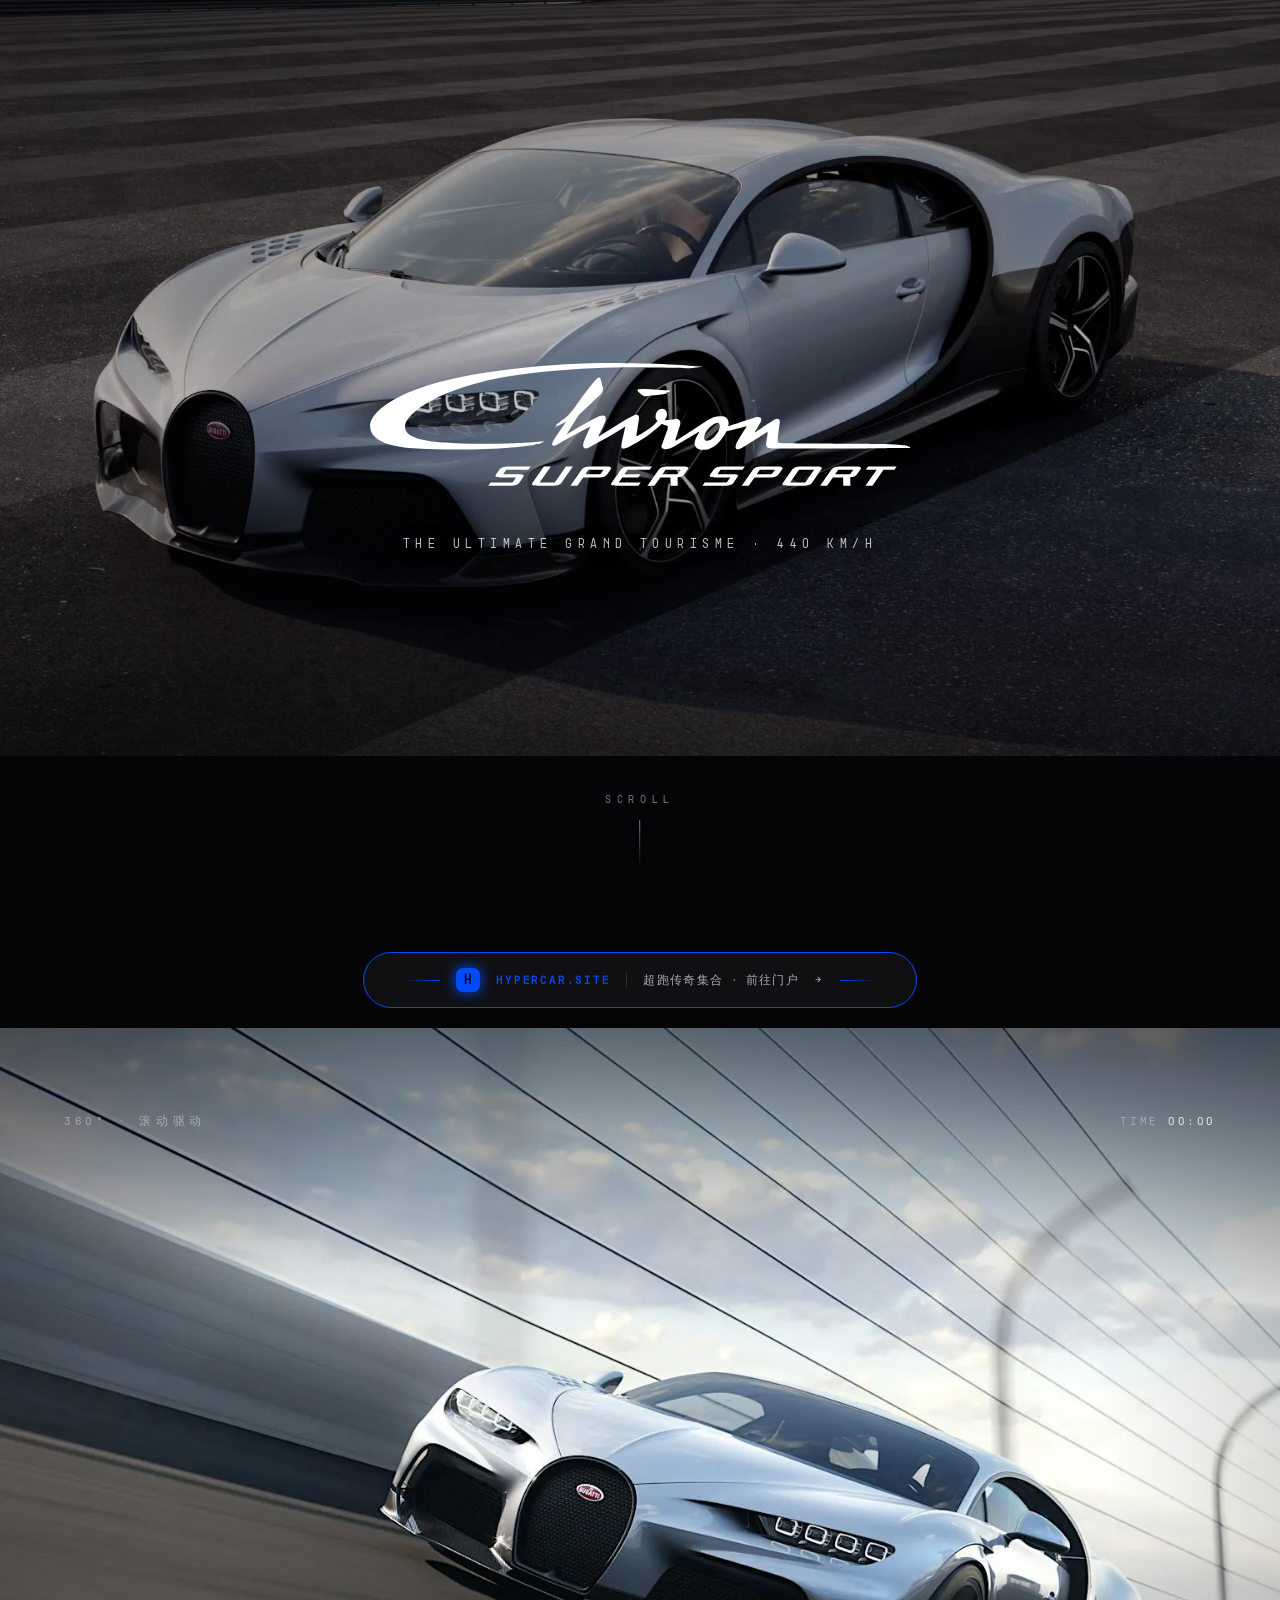
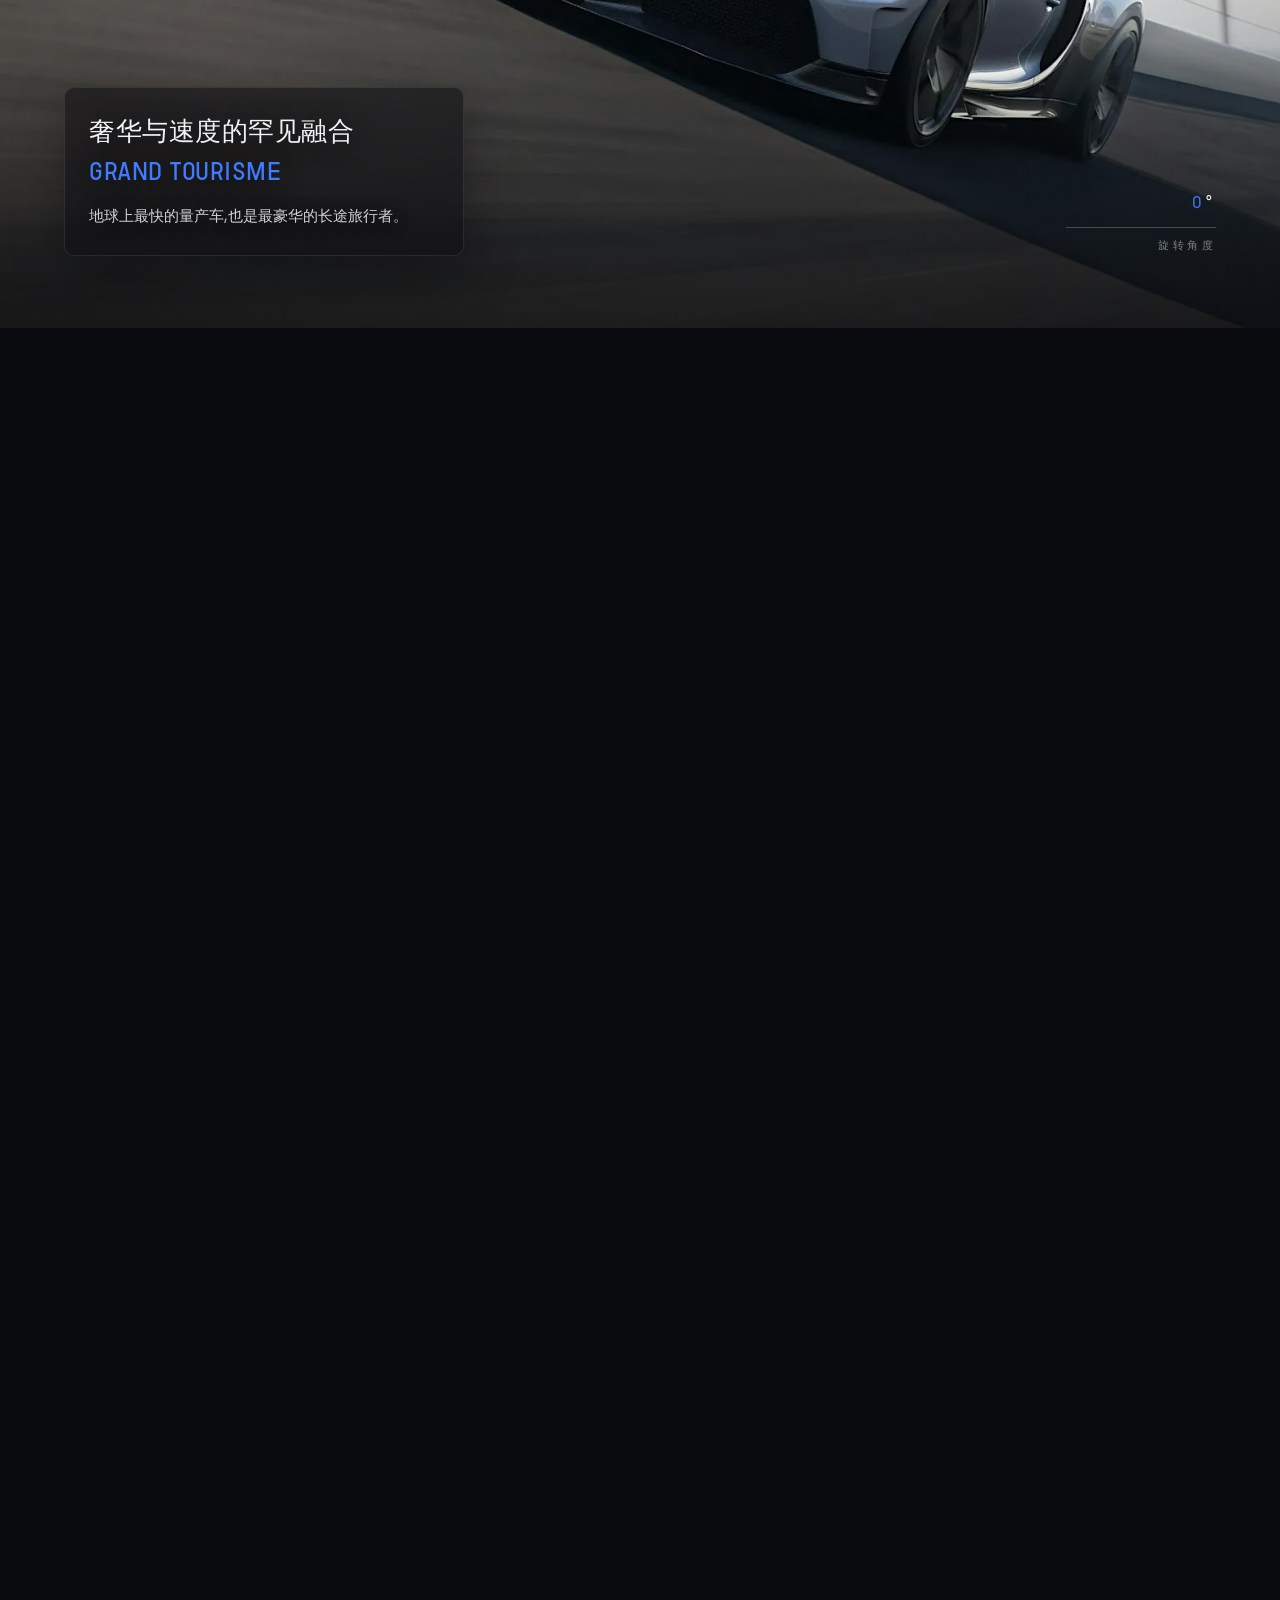
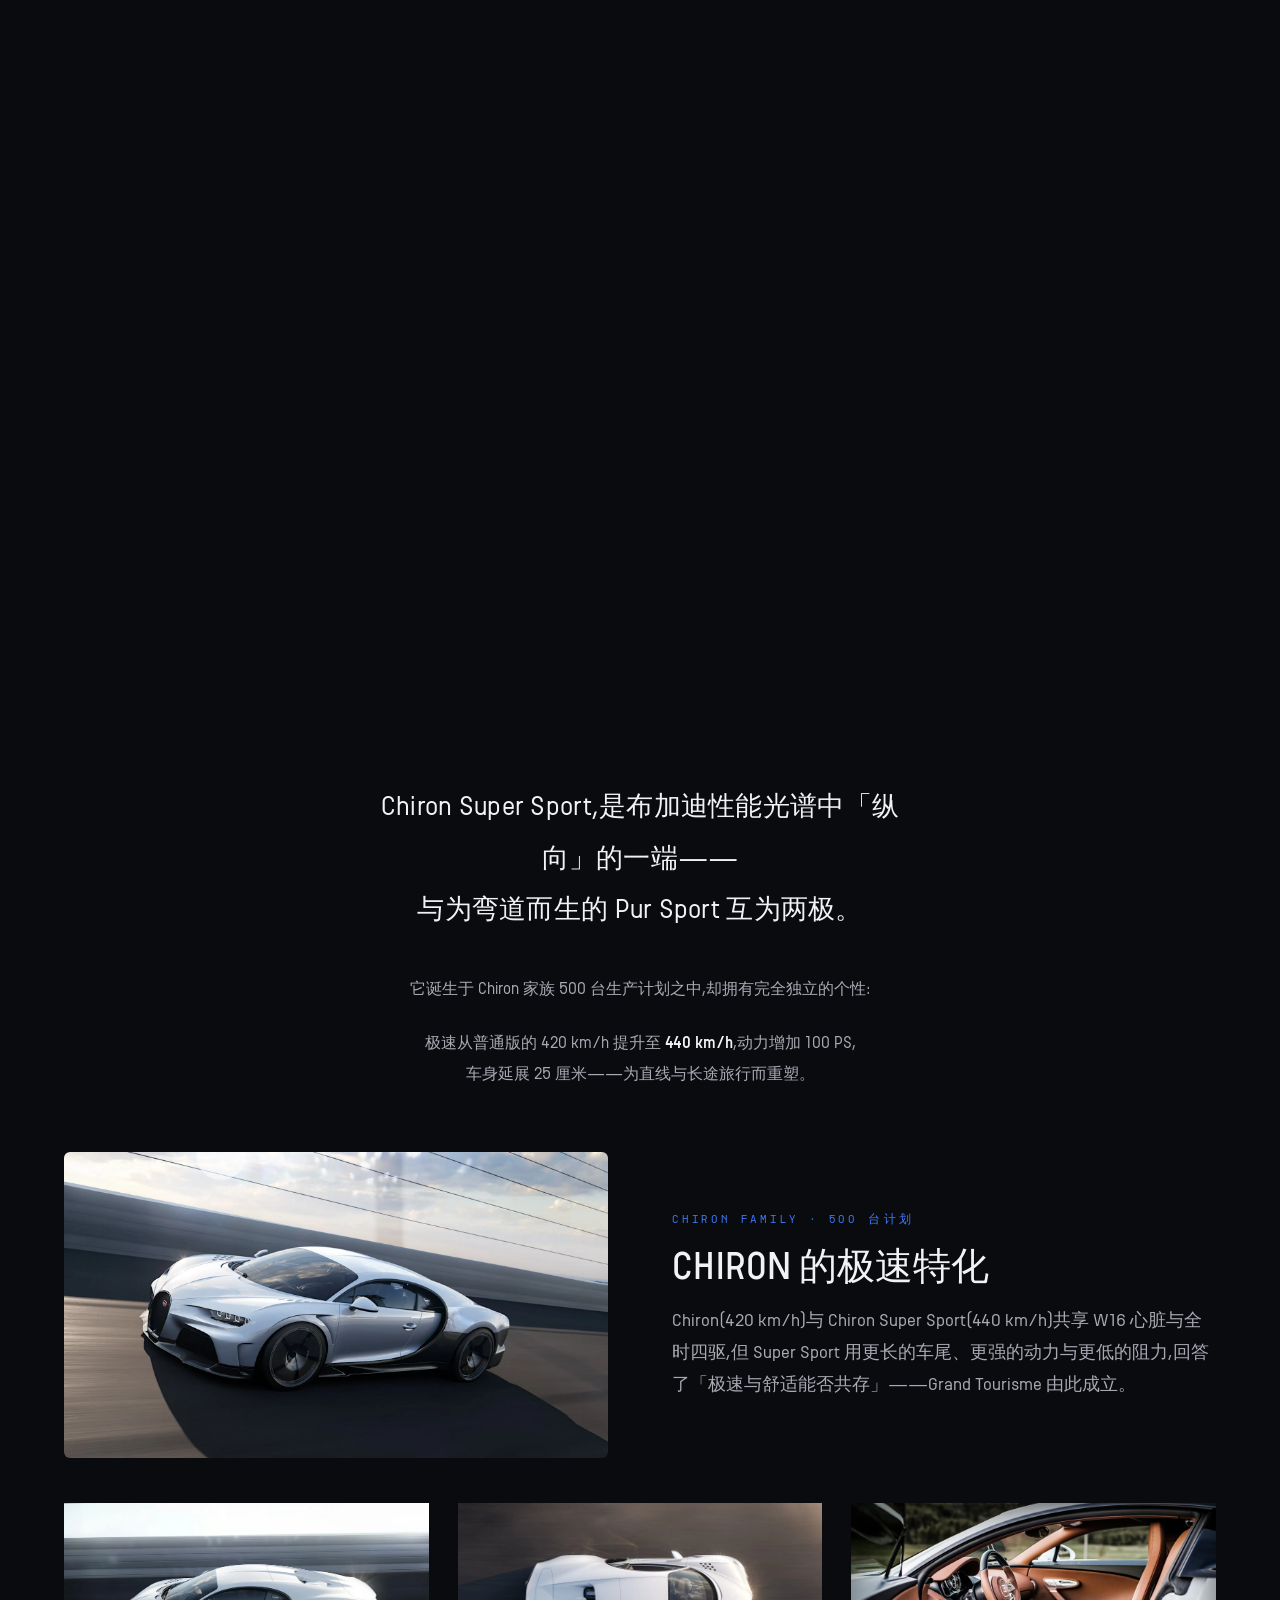
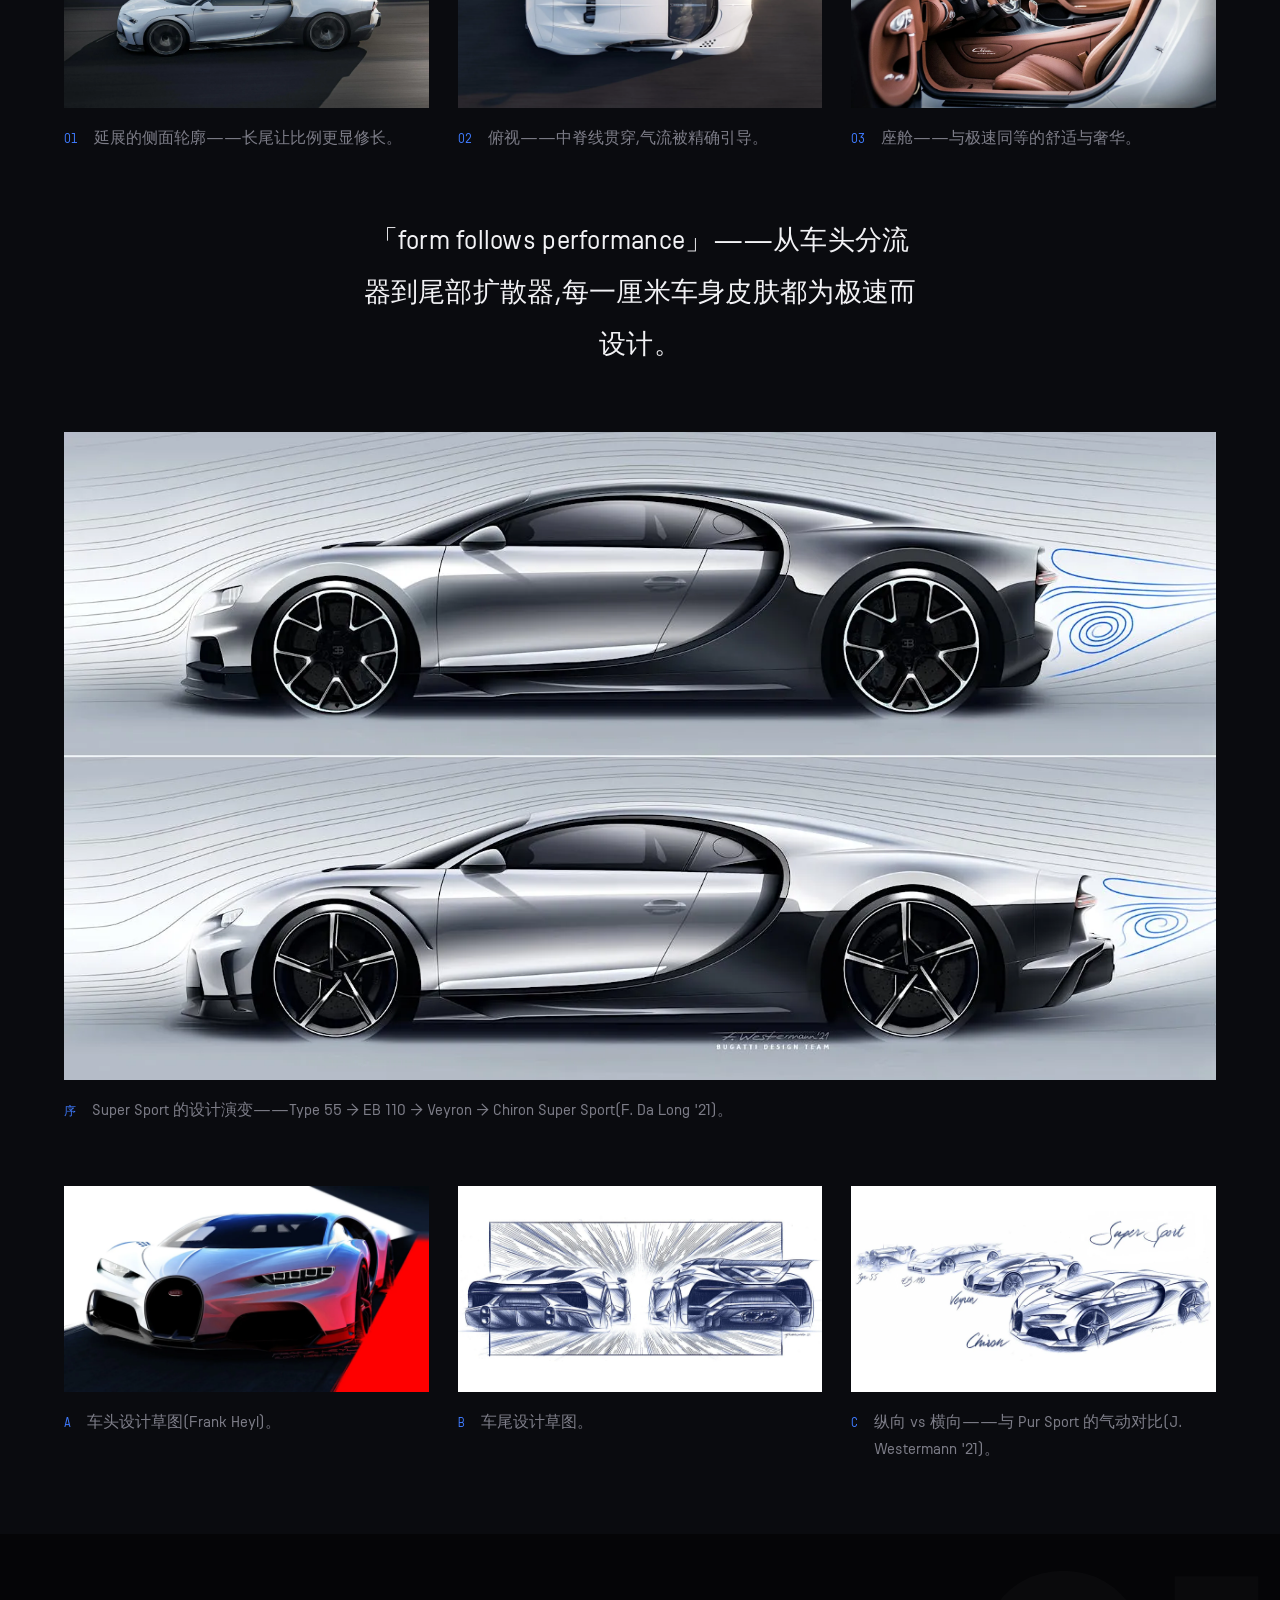
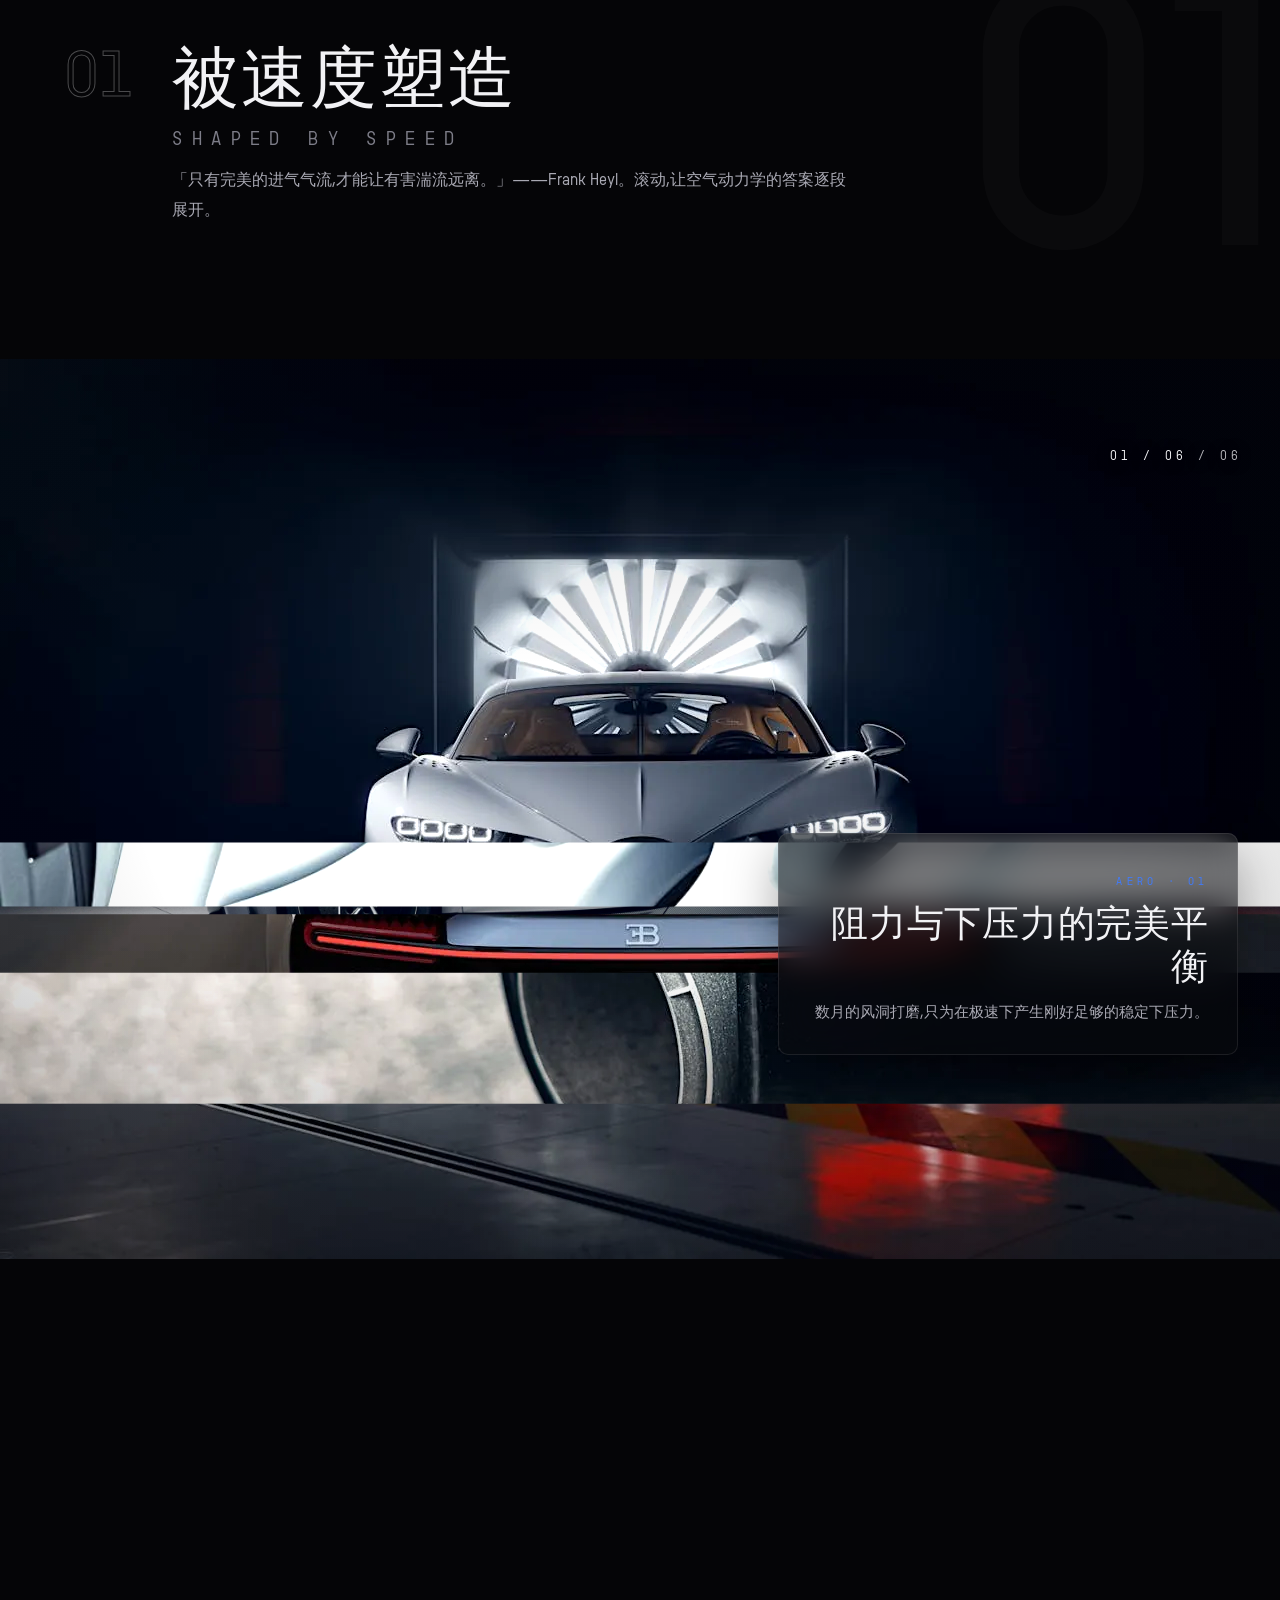
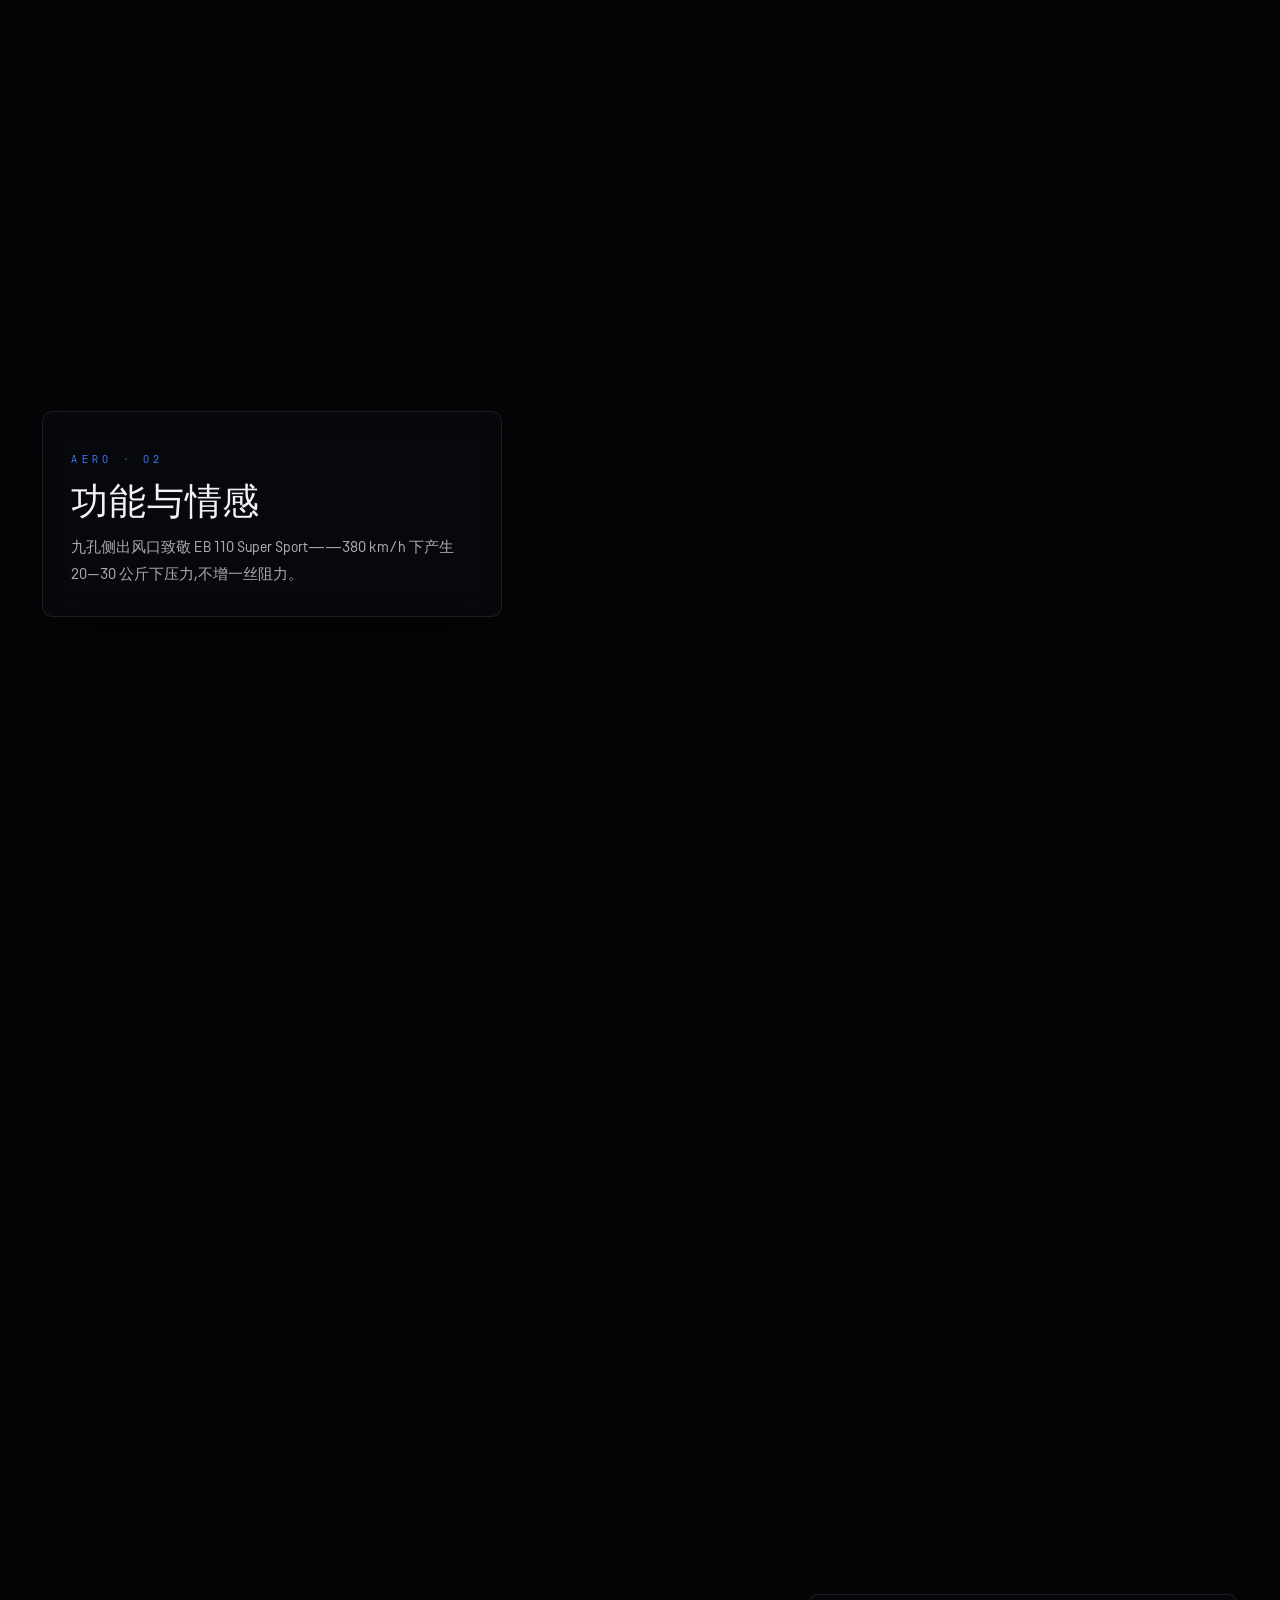
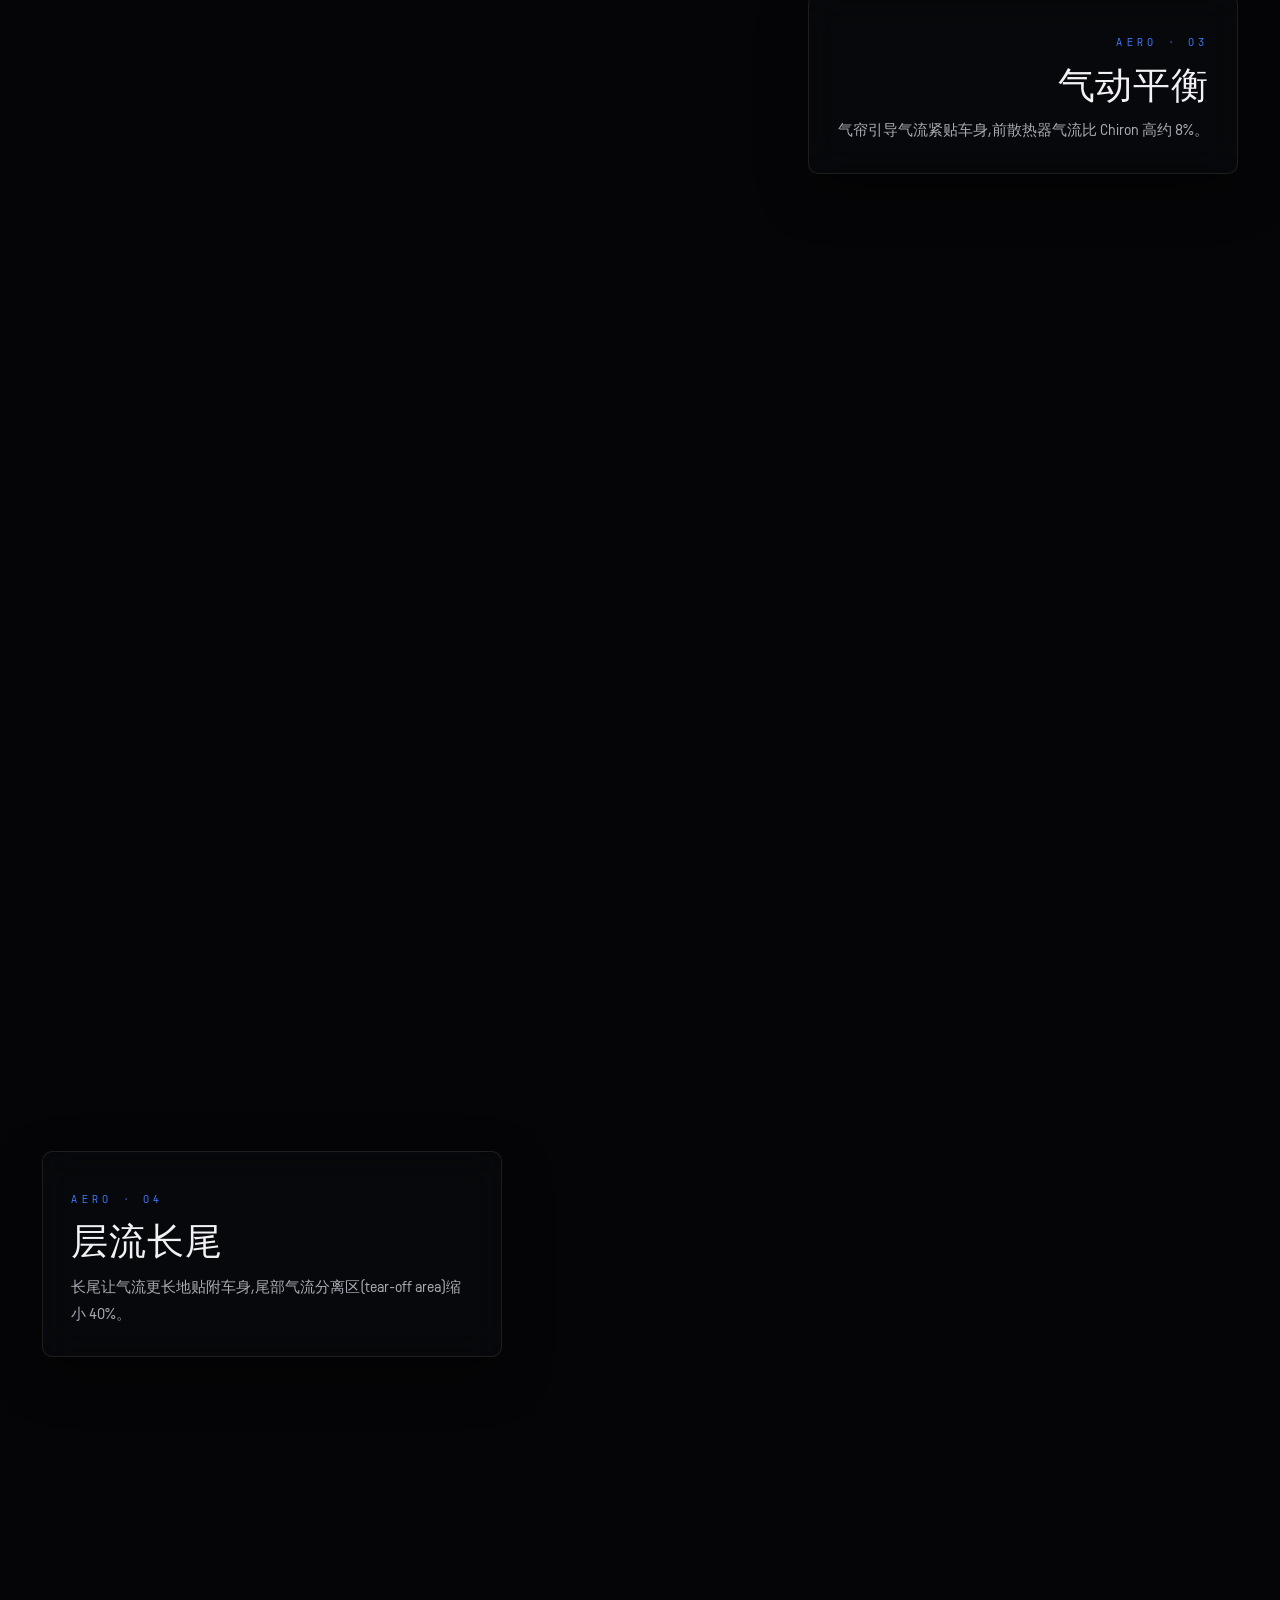
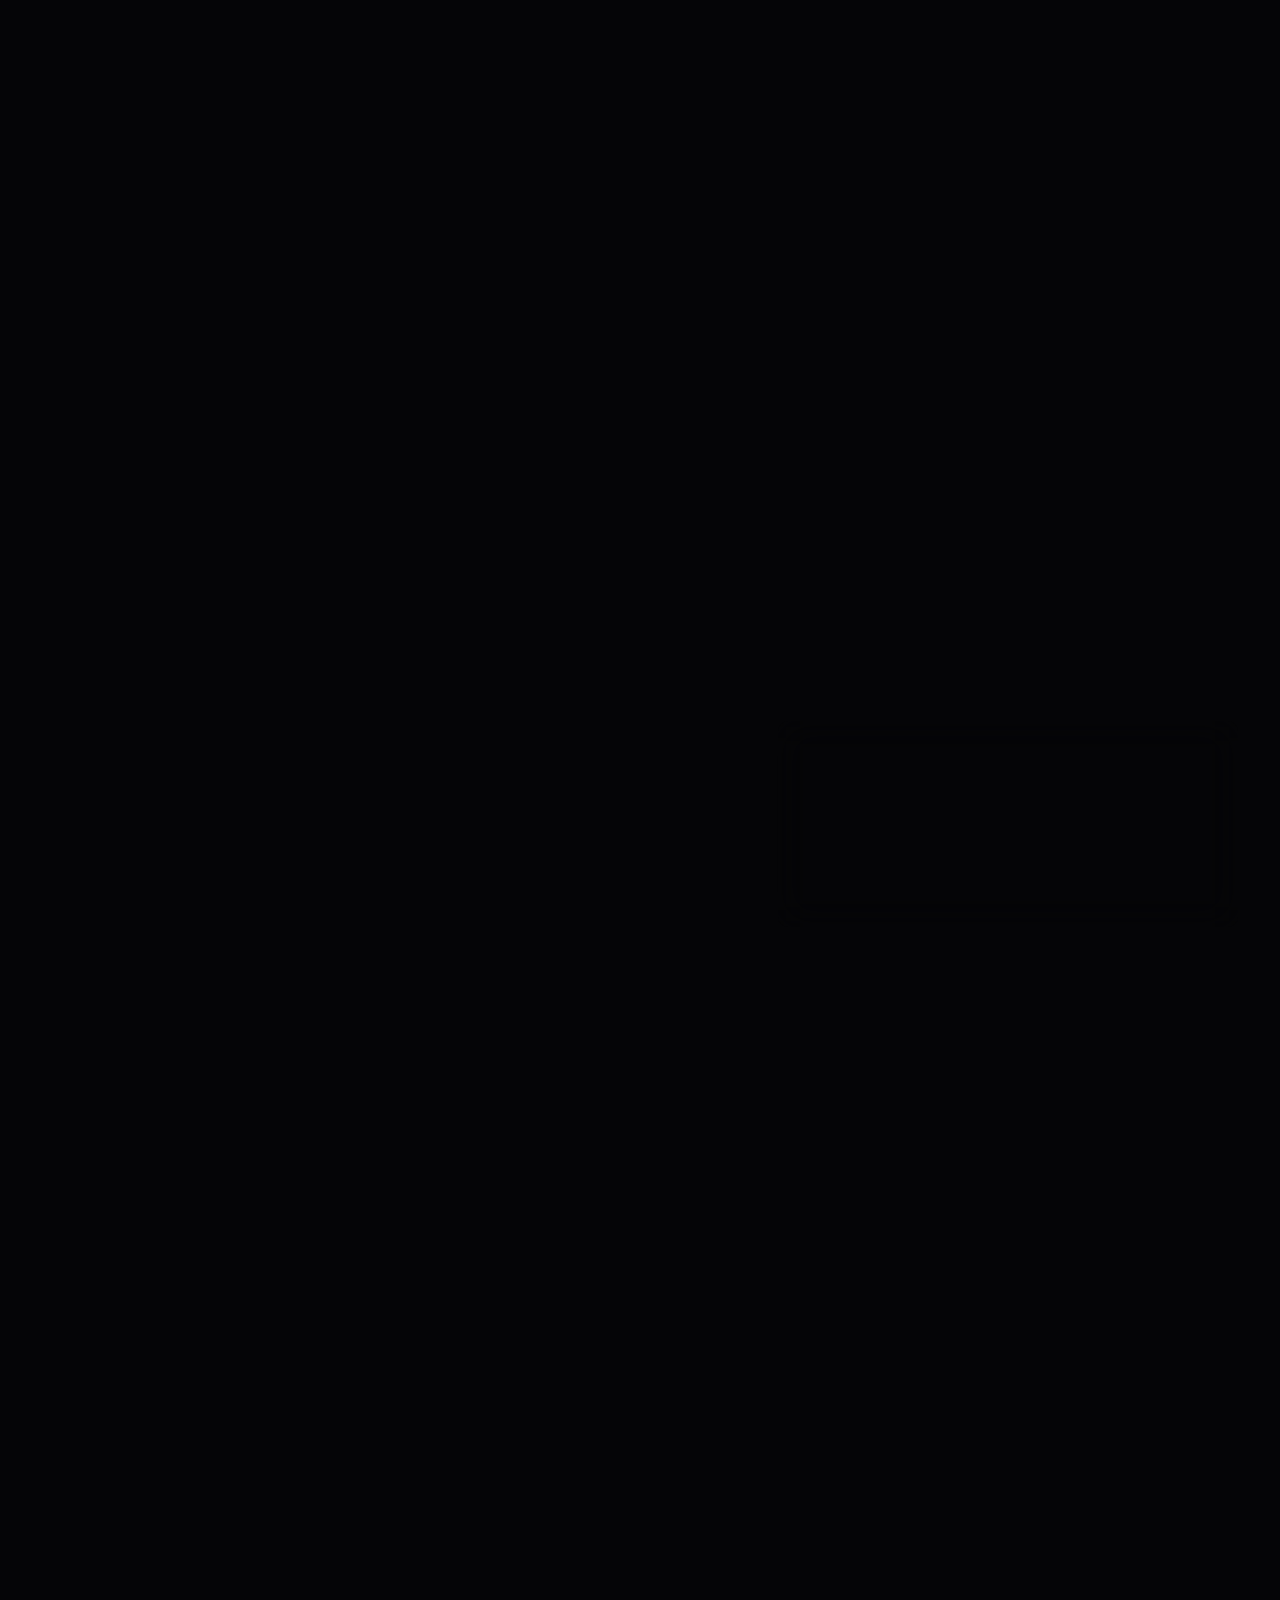
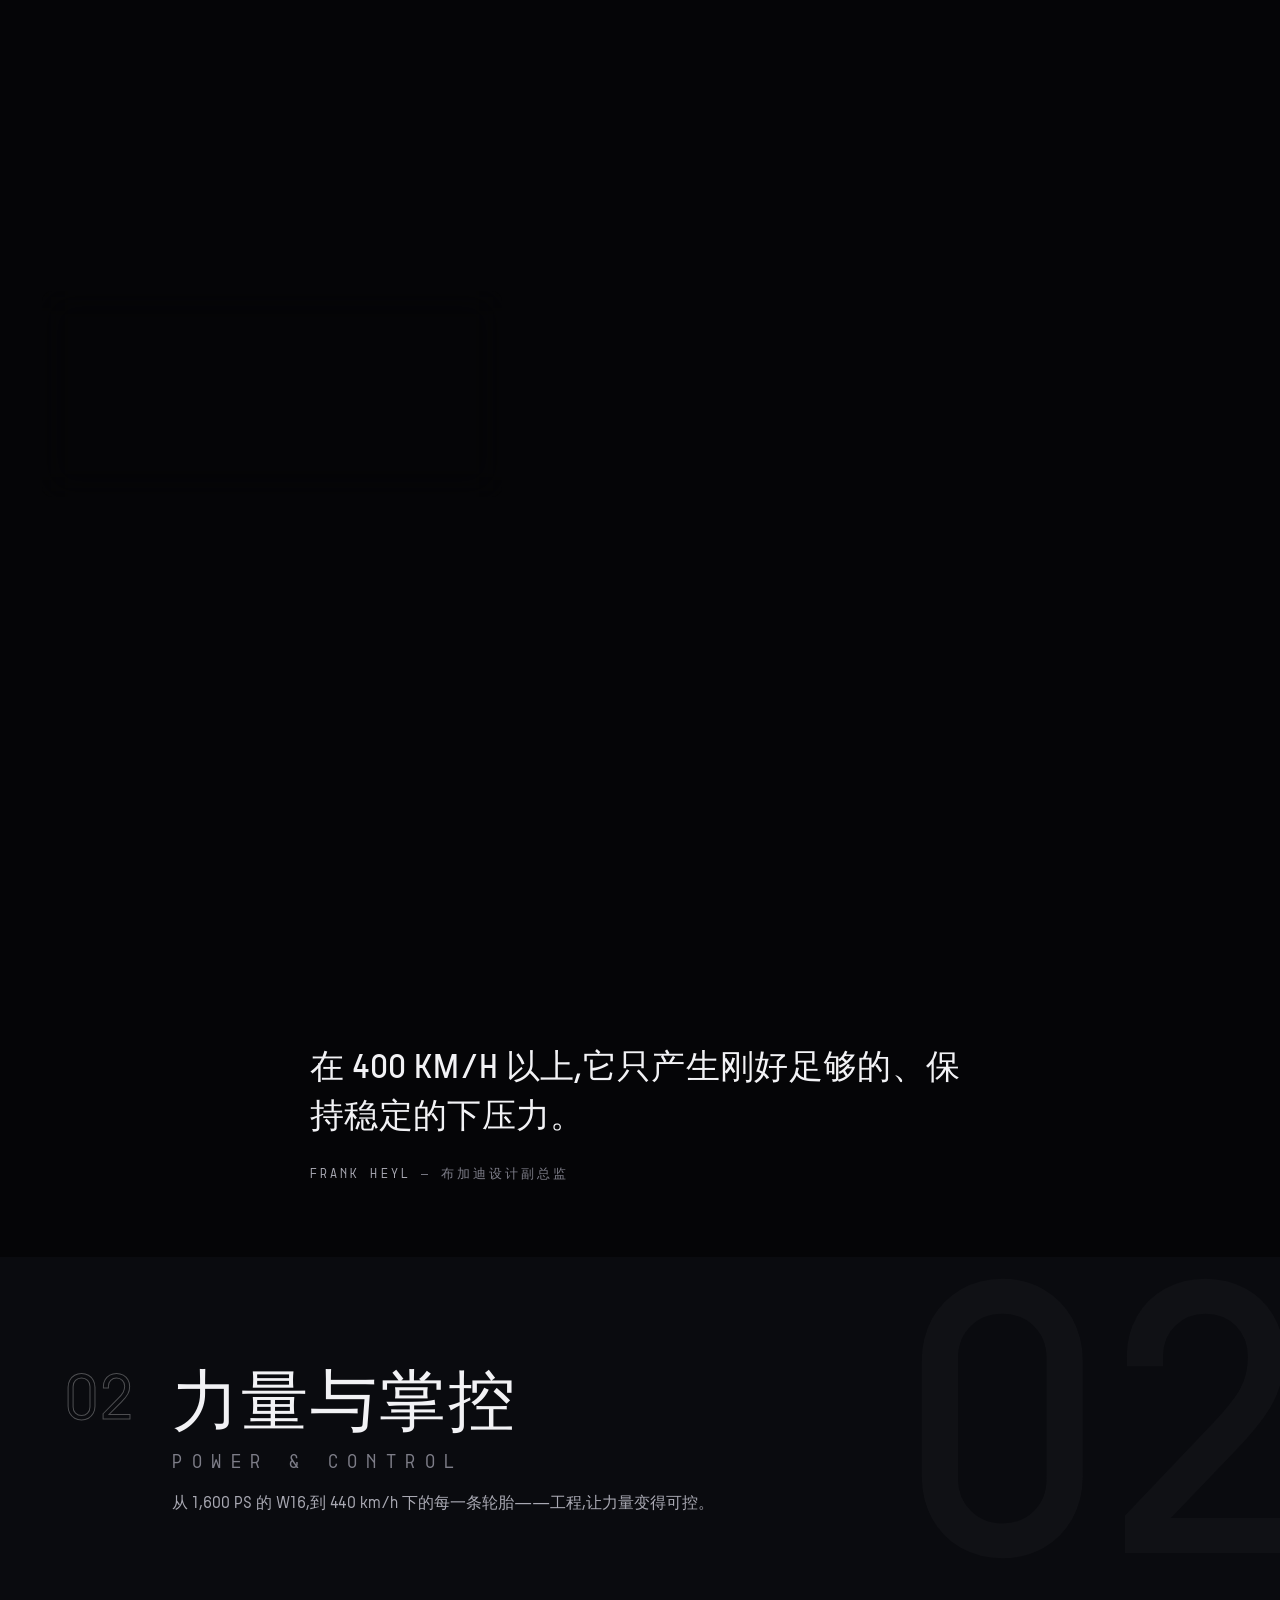
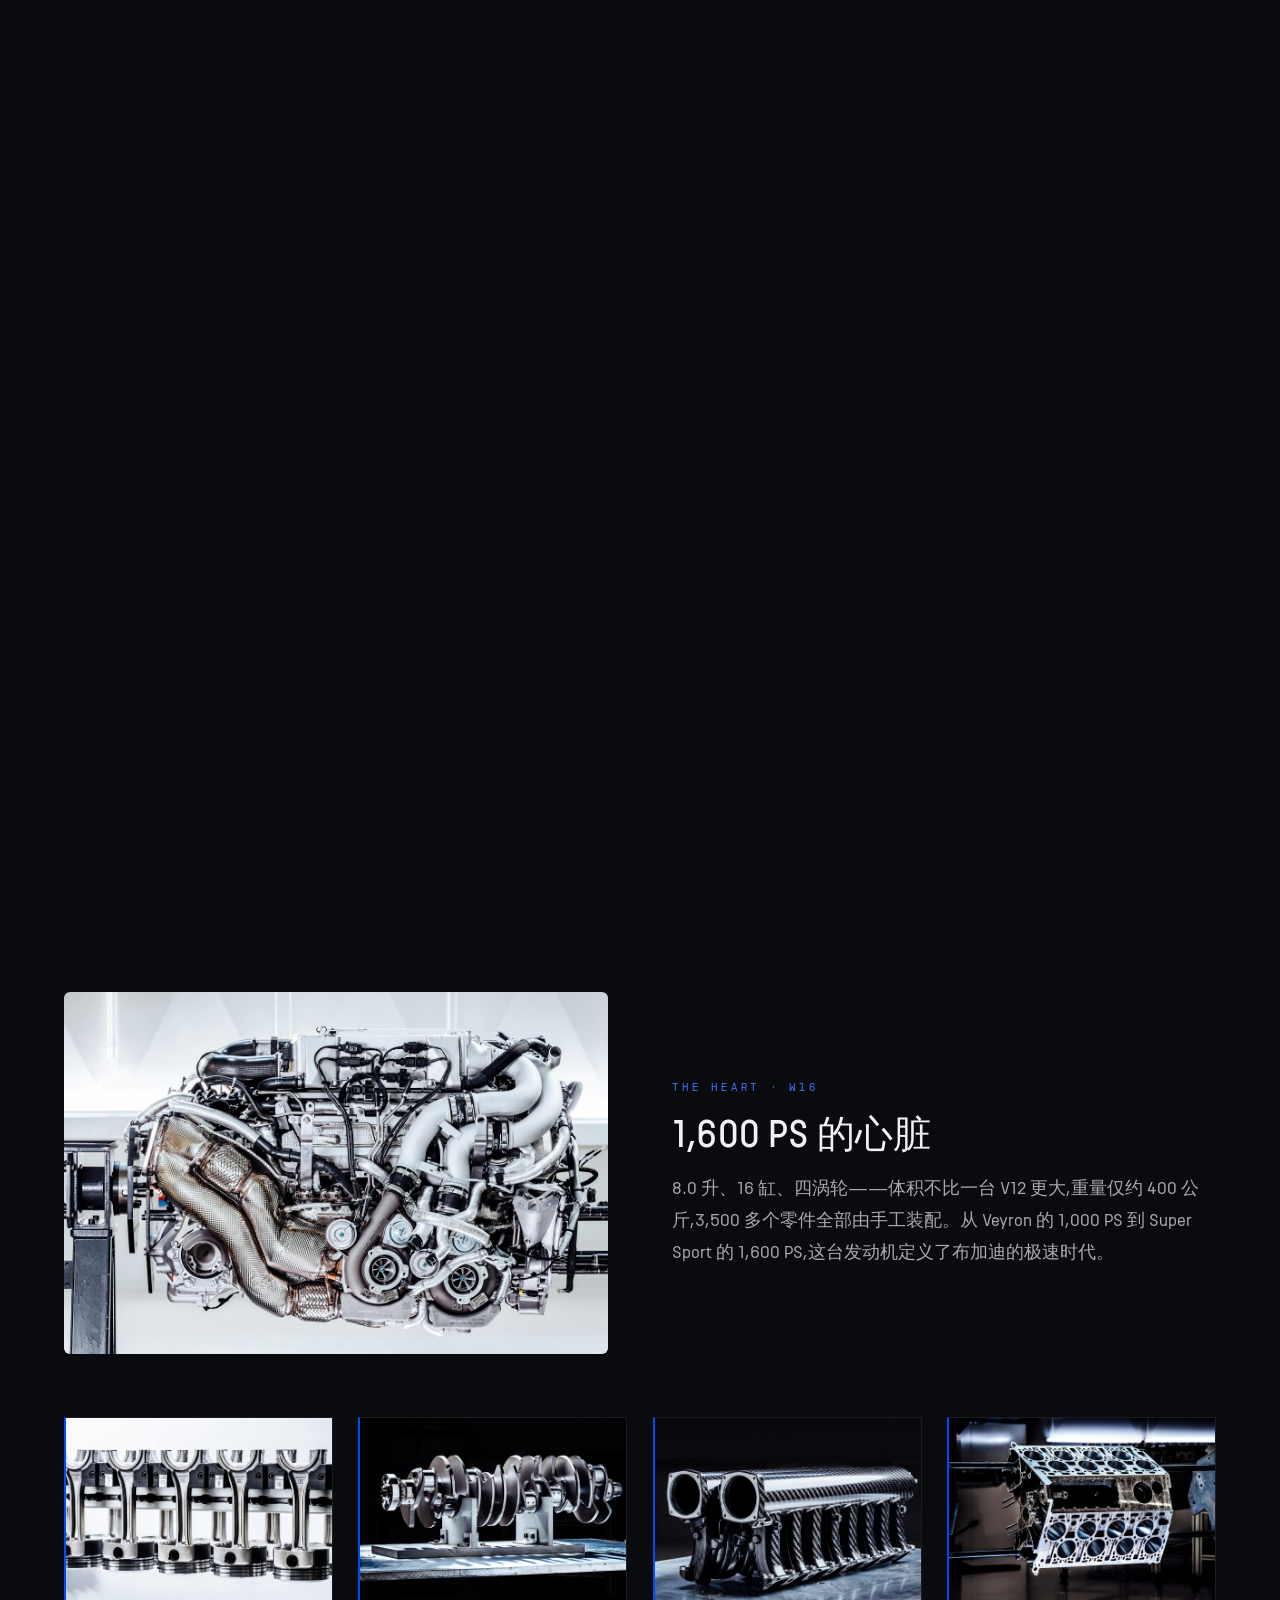
<file: index.html>
<!DOCTYPE html>
<html lang="zh-CN">
<head>
<meta charset="UTF-8">
<meta name="viewport" content="width=device-width, initial-scale=1.0">
<title>CHIRON SUPER SPORT — 布加迪 Chiron Super Sport</title>
<meta name="description" content="布加迪 Chiron Super Sport:1,600 PS W16、440 km/h 极速、长尾空气动力学与 Grand Tourisme 奢华。从 300+ 破纪录到 Super Sport 之名,完整叙事。">
<meta property="og:type" content="website">
<meta property="og:title" content="CHIRON SUPER SPORT — 布加迪 Chiron Super Sport">
<meta property="og:description" content="440 km/h · 1,600 PS · 无与伦比的 Grand Tourisme">
<meta property="og:image" content="img/hero-poster.webp">
<link rel="stylesheet" href="shared/v1/components.css?v=dda33c0d">
<link rel="stylesheet" href="css/style.css?v=6dc84311">
<link rel="icon" href="data:image/svg+xml,%3Csvg xmlns='http://www.w3.org/2000/svg' viewBox='0 0 100 100'%3E%3Crect width='100' height='100' fill='%230b0b0d'/%3E%3Ctext x='50' y='70' font-size='56' text-anchor='middle' fill='%23f4f2ee' font-family='serif'%3EC%3C/text%3E%3C/svg%3E">
<!-- hc:seo:start -->
<!-- generated by tools/seo.py · cars.json · 2026-09-12 -->
<link rel="canonical" href="https://chironss.hypercar.site/">
<link rel="alternate" hreflang="zh-CN" href="https://chironss.hypercar.site/">
<link rel="alternate" hreflang="en" href="https://chironss.hypercar.site/en.html">
<link rel="alternate" hreflang="x-default" href="https://chironss.hypercar.site/">
<script type="application/ld+json">
{"@context":"https://schema.org","@type":"Car","name":"Bugatti Chiron Super Sport","brand":{"@type":"Brand","name":"Bugatti"},"model":"Chiron Super Sport","url":"https://chironss.hypercar.site/","description":"为极速而生 · 440 km/h","productionDate":"2021","image":"https://chironss.hypercar.site/img/hero-poster.webp","additionalProperty":[{"@type":"PropertyValue","name":"最大功率","value":"1600 PS"},{"@type":"PropertyValue","name":"极速","value":"440 km/h"},{"@type":"PropertyValue","name":"限量生产","value":"60 台"}]}
</script>
<!-- hc:seo:end -->
</head>
<body>

<!-- ============ 顶栏(首屏隐藏,滚动后出现) ============ -->
<header class="nav is-hero" id="nav">
  <div class="nav__inner">
    <span class="nav__now mono" id="navNow">00 · 序</span>
    <a class="nav__brand" href="#hero">
      <svg viewBox="0 0 2468.89 566.93" width="86" height="20" fill="currentColor" aria-label="BUGATTI"><path d="M272.56 273.34c28.81-26.48 45.95-63.86 45.95-107.47 0-89.56-65.41-154.97-155.75-154.97H0v545.13h174.44c92.67 0 160.42-66.97 160.42-159.64 0-52.18-23.36-95.79-62.3-123.04ZM87.22 95.01h72.42c42.83 0 71.65 28.81 71.65 70.87s-28.81 70.87-71.65 70.87H87.22V95.01Zm84.1 376.91h-84.1V320.84h84.1c45.17 0 76.32 30.37 76.32 75.54s-31.15 75.54-76.32 75.54ZM648.69 406.51c0 44.39-31.93 76.32-76.32 76.32s-76.32-31.93-76.32-76.32V10.9h-87.22v389.38c0 96.56 68.53 166.65 163.54 166.65s163.54-70.09 163.54-166.65V10.9h-87.22v395.61ZM993.03 0c-95.01 0-163.54 70.09-163.54 166.65v233.62c0 96.56 68.53 166.65 163.54 166.65s163.54-70.09 163.54-166.65V241.41H993.03v84.11h76.32v80.99c0 44.39-31.93 76.32-76.32 76.32s-76.32-31.93-76.32-76.32V160.42c0-44.39 31.93-76.32 76.32-76.32s76.32 31.93 76.32 76.32v14.02h87.22v-7.79C1156.57 70.09 1088.04 0 993.03 0ZM1344.1 10.9l-125.38 545.12h86.44L1330.08 447h147.96l24.92 109.02h86.44L1464.03 10.9H1344.1Zm5.45 351.99 54.51-239.08 54.51 239.08h-109.02ZM1604.2 95.01h119.93l.78 461.02h85.66l.78-461.02h119.92V10.9H1604.2v84.11zM1976.59 95.01h119.93l.78 461.02h85.66l.78-461.02h119.92V10.9h-327.07v84.11zM2381.67 10.9h87.22v545.12h-87.22z"></path></svg>
      <span class="nav__brand-sub">CHIRON SUPER SPORT</span>
    </a>
    <span class="nav__lang">
      <a class="lang-btn mono" href="en.html">EN</a>
      <button class="nav__menu-btn mono" id="menuBtn" aria-label="章节菜单" aria-expanded="false"><span class="nav__menu-icon"><i></i><i></i><i></i></span></button>
    </span>
  </div>
  <div class="nav__progress" aria-hidden="true"><i id="navBar"></i></div>
</header>

<!-- 章节菜单浮层 -->
<div class="menu-overlay" id="menuOverlay">
  <nav class="menu-overlay__nav" aria-label="章节菜单">
    <a href="#intro"><span class="idx">序</span>360° 环绕</a>
    <a href="#aero"><span class="idx">01</span>被速度塑造</a>
    <a href="#power"><span class="idx">02</span>力量与掌控</a>
    <a href="#ss300"><span class="idx">03</span>Super Sport 300+</a>
    <a href="#records"><span class="idx">04</span>速度纪录</a>
    <a href="#bespoke"><span class="idx">05</span>Sur Mesure 定制</a>
    <a href="#specs"><span class="idx">06</span>技术规格</a>
  </nav>
  <p class="menu-overlay__sub">BUGATTI — CHIRON SUPER SPORT · MOLSHEIM</p>
</div>

<!-- 滚动进度表盘 -->
<div class="scroll-gauge" id="scrollGauge" aria-hidden="true">
  <svg viewBox="0 0 44 44"><circle cx="22" cy="22" r="19"/><circle class="sg__bar" cx="22" cy="22" r="19"/></svg>
  <span class="sg__num mono">00</span>
</div>

<main>

<!-- ============ HERO(仅 svg,居中) ============ -->
<section class="hero" id="hero">
  <h1 class="sr-only">CHIRON SUPER SPORT</h1>

  <div class="hero__media">
    <div class="hero__parallax">
      <video autoplay muted loop playsinline preload="metadata" poster="img/hero-main-poster.jpg">
        <source src="video/hero-main.mp4" type="video/mp4">
      </video>
    </div>
    <div class="hero__veil"></div>
  </div>
  <div class="hero__content">
    <img class="hero__wordmark" src="img/wordmark.svg" alt="CHIRON SUPER SPORT" width="540" height="124">
    <p class="hero__mini">THE ULTIMATE GRAND TOURISME · 440 KM/H</p>
  </div>
  <a class="hero__scroll" href="#intro" aria-label="向下滚动">SCROLL</a>
</section>

<!-- ============ HYPERCAR 门户跳转 ============ -->
<a class="portal-bar" href="https://www.hypercar.site" target="_blank" rel="noopener" aria-label="HYPERCAR.SITE 门户">
  <span class="portal-bar__rule" aria-hidden="true"></span>
  <span class="portal-bar__badge" aria-hidden="true">H</span>
  <span class="portal-bar__name">HYPERCAR.SITE</span>
  <span class="portal-bar__sep" aria-hidden="true"></span>
  <span class="portal-bar__text">超跑传奇集合 · 前往门户</span>
  <i class="portal-bar__arrow" aria-hidden="true">→</i>
  <span class="portal-bar__rule portal-bar__rule--r" aria-hidden="true"></span>
</a>

<!-- ============ 序 · 360° + 诞生 + 设计(无章节标题) ============ -->
<section class="chapter chapter--dark" id="intro" style="padding-top:0;">
  <div class="scrub">
    <div class="scrub__track" data-dur="20">
      <div class="scrub__sticky">
        <video class="scrub__video" src="video/css-360.mp4" muted playsinline preload="none" poster="img/hero-poster.webp"></video>
        <img class="scrub__poster" src="img/hero-poster.webp" alt="Chiron Super Sport 360°">
        <div class="scrub__veil"></div>
        <div class="scrub__ui">
          <span class="scrub__label">360° · 滚动驱动</span>
          <span class="scrub__prog mono">TIME <b>00:00</b></span>
        </div>
        <div class="scrub__texts">
          <div class="scrub__text is-on">
            <h3>为速度延展的长尾<br><em>THE LONGTAIL</em></h3>
            <p>车尾延展 25 厘米,层流停留更久,尾部撕裂面积减少约 40%。</p>
          </div>
          <div class="scrub__text">
            <h3>1,600 PS<br><em>W16 · 四涡轮</em></h3>
            <p>8.0 升 W16 四涡轮增压,0–400 km/h 仅需 28.6 秒——如战斗机起飞般的纵向加速度。</p>
          </div>
          <div class="scrub__text">
            <h3>奢华与速度的罕见融合<br><em>GRAND TOURISME</em></h3>
            <p>地球上最快的量产车,也是最豪华的长途旅行者。</p>
          </div>
        </div>
        <div class="scrub__meter" aria-hidden="true">
          <span class="scrub__deg"><b>0</b>°</span>
          <i></i>
          <span>旋转角度</span>
        </div>
      </div>
    </div>
  </div>

  <!-- 诞生:Super Sport 与普通版的关系与意义(无大标题) -->
  <div class="wrap" style="padding-top:clamp(3.5rem,8vh,6rem);">
    <div class="prose prose--center reveal">
      <p class="lead">Chiron Super Sport,是布加迪性能光谱中「纵向」的一端——<br>与为弯道而生的 Pur Sport 互为两极。</p>
      <p>它诞生于 Chiron 家族 500 台生产计划之中,却拥有完全独立的个性:</p>
      <p>极速从普通版的 420 km/h 提升至 <b>440 km/h</b>,动力增加 100 PS,<br>车身延展 25 厘米——为直线与长途旅行而重塑。</p>
    </div>

    <div class="media-row reveal">
      <div class="media-row__media">
        <img src="img/hs-front2.webp" srcset="img/m/hs-front2.webp 720w, img/hs-front2.webp 1600w" sizes="(max-width: 980px) 100vw, 2400px" sizes="(max-width: 980px) 100vw, 2400px" alt="Chiron Super Sport 动态行驶" loading="lazy">
      </div>
      <div class="media-row__body">
        <span class="lbl">Chiron Family · 500 台计划</span>
        <h3>Chiron 的极速特化</h3>
        <p>Chiron(420 km/h)与 Chiron Super Sport(440 km/h)共享 W16 心脏与全时四驱,但 Super Sport 用更长的车尾、更强的动力与更低的阻力,回答了「极速与舒适能否共存」——Grand Tourisme 由此成立。</p>
      </div>
    </div>

    <div class="figrow reveal">
      <figure class="figure">
        <div class="figure__media"><img src="img/hs-side.webp" srcset="img/m/hs-side.webp 720w, img/hs-side.webp 2000w" sizes="(max-width: 980px) 100vw, 2400px" sizes="(max-width: 980px) 100vw, 2400px" alt="Chiron Super Sport 侧面" loading="lazy"></div>
        <figcaption class="figure__cap"><span class="no">01</span><span class="zh">延展的侧面轮廓——长尾让比例更显修长。</span></figcaption>
      </figure>
      <figure class="figure">
        <div class="figure__media"><img src="img/hs-top.webp" srcset="img/m/hs-top.webp 720w, img/hs-top.webp 1600w" sizes="(max-width: 980px) 100vw, 2400px" sizes="(max-width: 980px) 100vw, 2400px" alt="Chiron Super Sport 俯视" loading="lazy"></div>
        <figcaption class="figure__cap"><span class="no">02</span><span class="zh">俯视——中脊线贯穿,气流被精确引导。</span></figcaption>
      </figure>
      <figure class="figure">
        <div class="figure__media"><img src="img/interior.webp" srcset="img/m/interior.webp 720w, img/interior.webp 2000w" sizes="(max-width: 980px) 100vw, 2400px" sizes="(max-width: 980px) 100vw, 2400px" alt="Chiron Super Sport 内饰" loading="lazy"></div>
        <figcaption class="figure__cap"><span class="no">03</span><span class="zh">座舱——与极速同等的舒适与奢华。</span></figcaption>
      </figure>
    </div>

    <!-- 设计内容 -->
    <div class="prose prose--center reveal" style="margin-top:clamp(3rem,7vh,5rem);">
      <p class="lead">「form follows performance」——从车头分流器到尾部扩散器,每一厘米车身皮肤都为极速而设计。</p>
    </div>

    <figure class="figure reveal">
      <div class="figure__media">
        <img src="img/sketch-generations.webp" srcset="img/m/sketch-generations.webp 720w, img/sketch-generations.webp 1600w" sizes="(max-width: 980px) 100vw, 2400px" sizes="(max-width: 980px) 100vw, 2400px" alt="Super Sport 四代演变手绘草图" loading="lazy">
      </div>
      <figcaption class="figure__cap">
        <span class="no">序</span>
        <span class="zh">Super Sport 的设计演变——Type 55 → EB 110 → Veyron → Chiron Super Sport(F. Da Long '21)。</span>
      </figcaption>
    </figure>

    <div class="figrow figrow--3 reveal">
      <figure class="figure">
        <div class="figure__media"><img src="img/sketch-front.webp" srcset="img/m/sketch-front.webp 720w, img/sketch-front.webp 1600w" sizes="(max-width: 980px) 100vw, 2400px" sizes="(max-width: 980px) 100vw, 2400px" alt="车头设计草图" loading="lazy"></div>
        <figcaption class="figure__cap"><span class="no">A</span><span class="zh">车头设计草图(Frank Heyl)。</span></figcaption>
      </figure>
      <figure class="figure">
        <div class="figure__media"><img src="img/sketch-rear.webp" srcset="img/m/sketch-rear.webp 720w, img/sketch-rear.webp 1600w" sizes="(max-width: 980px) 100vw, 2400px" sizes="(max-width: 980px) 100vw, 2400px" alt="车尾设计草图" loading="lazy"></div>
        <figcaption class="figure__cap"><span class="no">B</span><span class="zh">车尾设计草图。</span></figcaption>
      </figure>
      <figure class="figure">
        <div class="figure__media"><img src="img/sketch-vs-pursport.webp" srcset="img/m/sketch-vs-pursport.webp 720w, img/sketch-vs-pursport.webp 1600w" sizes="(max-width: 980px) 100vw, 2400px" sizes="(max-width: 980px) 100vw, 2400px" alt="与 Pur Sport 的气动对比草图" loading="lazy"></div>
        <figcaption class="figure__cap"><span class="no">C</span><span class="zh">纵向 vs 横向——与 Pur Sport 的气动对比(J. Westermann '21)。</span></figcaption>
      </figure>
    </div>
  </div>
</section>

<!-- ============ 01 被速度塑造 · 空气动力学(遮盖画廊 A) ============ -->
<div class="chapter-break" id="aero" data-chapter>
  <span class="chapter-break__wm" aria-hidden="true">01</span>
  <div class="chapter-break__inner">
    <span class="chapter-break__no">01</span>
    <div>
      <h2>被速度塑造<span class="latin">Shaped by Speed</span></h2>
      <p class="chapter-break__sub">「只有完美的进气气流,才能让有害湍流远离。」——Frank Heyl。滚动,让空气动力学的答案逐段展开。</p>
    </div>
  </div>
</div>

<section class="chapter">
  <div class="gallery">
    <div class="gallery__texts">
      <div class="g-text g-text--right">
        <div class="g-text__card">
          <span class="g-text__no">Aero · 01</span>
          <h3>阻力与下压力的完美平衡</h3>
          <p>数月的风洞打磨,只为在极速下产生刚好足够的稳定下压力。</p>
        </div>
      </div>
      <div class="g-text g-text--left">
        <div class="g-text__card">
          <span class="g-text__no">Aero · 02</span>
          <h3>功能与情感</h3>
          <p>九孔侧出风口致敬 EB 110 Super Sport——380 km/h 下产生 20–30 公斤下压力,不增一丝阻力。</p>
        </div>
      </div>
      <div class="g-text g-text--right">
        <div class="g-text__card">
          <span class="g-text__no">Aero · 03</span>
          <h3>气动平衡</h3>
          <p>气帘引导气流紧贴车身,前散热器气流比 Chiron 高约 8%。</p>
        </div>
      </div>
      <div class="g-text g-text--left">
        <div class="g-text__card">
          <span class="g-text__no">Aero · 04</span>
          <h3>层流长尾</h3>
          <p>长尾让气流更长地贴附车身,尾部气流分离区(tear-off area)缩小 40%。</p>
        </div>
      </div>
      <div class="g-text g-text--right">
        <div class="g-text__card">
          <span class="g-text__no">Aero · 05</span>
          <h3>上下叠置的四出排气</h3>
          <p>排气移至两侧上下叠置,中央让给扩散器——总面积增加 32%。钛合金 3D 打印的双层饰框薄至 0.4 毫米。</p>
        </div>
      </div>
      <div class="g-text g-text--left">
        <div class="g-text__card">
          <span class="g-text__no">Aero · 06</span>
          <h3>风洞里的答案</h3>
          <p>Top Speed 模式下尾翼几乎完全收起,层流贯穿整车。风阻系数 0.35,升力中性。</p>
        </div>
      </div>
    </div>

    <div class="gallery__media">
      <div class="g-sticky">
        <span class="g-count mono"><b>01</b> / 06</span>
        <div class="g-image">
          <img src="img/windtunnel-front.webp" srcset="img/m/windtunnel-front.webp 720w, img/windtunnel-front.webp 1600w" sizes="(max-width: 980px) 100vw, 2400px" sizes="(max-width: 980px) 100vw, 2400px" alt="风洞中的 Chiron Super Sport">
          <div class="g-image__veil"></div>
          <div class="g-image__veil2"></div>
        </div>
        <div class="g-image">
          <img src="img/off-02-detail-vents.webp" srcset="img/m/off-02-detail-vents.webp 720w, img/off-02-detail-vents.webp 1120w" sizes="(max-width: 980px) 100vw, 2400px" sizes="(max-width: 980px) 100vw, 2400px" alt="前翼子板九孔出风口">
          <div class="g-image__veil"></div>
          <div class="g-image__veil2"></div>
        </div>
        <div class="g-image">
          <img src="img/windtunnel-side-tipped.webp" srcset="img/m/windtunnel-side-tipped.webp 720w, img/windtunnel-side-tipped.webp 3840w" sizes="(max-width: 980px) 100vw, 2400px" sizes="(max-width: 980px) 100vw, 2400px" alt="风洞中的侧面气流">
          <div class="g-image__veil"></div>
          <div class="g-image__veil2"></div>
        </div>
        <div class="g-image">
          <img src="img/hs-rear2.webp" srcset="img/m/hs-rear2.webp 720w, img/hs-rear2.webp 1600w" sizes="(max-width: 980px) 100vw, 2400px" sizes="(max-width: 980px) 100vw, 2400px" alt="长尾与贯穿式尾灯">
          <div class="g-image__veil"></div>
          <div class="g-image__veil2"></div>
        </div>
        <div class="g-image">
          <img src="img/exhaust.webp" srcset="img/m/exhaust.webp 720w, img/exhaust.webp 1600w" sizes="(max-width: 980px) 100vw, 2400px" sizes="(max-width: 980px) 100vw, 2400px" alt="上下叠置的四出排气">
          <div class="g-image__veil"></div>
          <div class="g-image__veil2"></div>
        </div>
        <div class="g-image">
          <img src="img/windtunnel-rear.webp" srcset="img/m/windtunnel-rear.webp 720w, img/windtunnel-rear.webp 1600w" sizes="(max-width: 980px) 100vw, 2400px" sizes="(max-width: 980px) 100vw, 2400px" alt="风洞中的车尾">
          <div class="g-image__veil"></div>
          <div class="g-image__veil2"></div>
        </div>
      </div>
    </div>
  </div>

  <div class="wrap" style="margin-top:clamp(3rem,7vh,5rem);">
    <div class="quote reveal">
      <blockquote>在 400 km/h 以上,它只产生刚好足够的、保持稳定的下压力。</blockquote>
      <figcaption><b>Frank Heyl</b> — 布加迪设计副总监</figcaption>
    </div>
  </div>
</section>

<!-- ============ 02 力量与掌控 · 工程(遮盖画廊 B + 测功机) ============ -->
<div class="chapter-break chapter-break--dark" id="power" data-chapter>
  <span class="chapter-break__wm" aria-hidden="true">02</span>
  <div class="chapter-break__inner">
    <span class="chapter-break__no">02</span>
    <div>
      <h2>力量与掌控<span class="latin">Power &amp; Control</span></h2>
      <p class="chapter-break__sub">从 1,600 PS 的 W16,到 440 km/h 下的每一条轮胎——工程,让力量变得可控。</p>
    </div>
  </div>
</div>

<section class="chapter chapter--dark">
      <!-- W16 发动机视频:性能之巅 -->
  <div class="wrap" style="margin-top:clamp(3rem,7vh,5rem);">
    <div class="chapter-video reveal">
      <video autoplay muted loop playsinline preload="metadata" poster="img/w16-01.jpg" data-autoview>
        <source src="video/w16-engine.mp4" type="video/mp4">
      </video>
      <div class="chapter-video__veil"></div>
      <div class="chapter-video__inner">
        <span class="chapter-video__no">W16 · THE PINNACLE OF POWER</span>
        <h3>W16:性能之巅</h3>
        <p>8.0 升、16 缸、四涡轮,3,500 多个零件全部手工装配。2001 年首次点火即输出 1,000+1 PS;此后二十年不断进化:Veyron 1,000 PS、Super Sport 1,200 PS、Chiron 1,500 PS,直至 Super Sport 的 1,600 PS。45° 不对称点火间隔,赋予它独一无二的声浪。</p>
      </div>
    </div>
  </div>
<div class="wrap" style="padding-top:clamp(2rem,5vh,3.5rem);">
    <div class="media-row reveal">
      <div class="media-row__media">
        <img src="img/w16-09.jpg" srcset="img/m/w16-09.jpg 720w, img/w16-09.jpg 2400w" sizes="(max-width: 980px) 100vw, 2400px" sizes="(max-width: 980px) 100vw, 2400px" alt="W16 发动机整机" loading="lazy">
      </div>
      <div class="media-row__body">
        <span class="lbl">The Heart · W16</span>
        <h3>1,600 PS 的心脏</h3>
        <p>8.0 升、16 缸、四涡轮——体积不比一台 V12 更大,重量仅约 400 公斤,3,500 多个零件全部由手工装配。从 Veyron 的 1,000 PS 到 Super Sport 的 1,600 PS,这台发动机定义了布加迪的极速时代。</p>
      </div>
    </div>

    <div class="dcards dcards--edge reveal">
      <div class="dcard">
        <img src="img/w16-02.jpg" srcset="img/m/w16-02.jpg 720w, img/w16-02.jpg 2400w" sizes="(max-width: 980px) 100vw, 2400px" sizes="(max-width: 980px) 100vw, 2400px" alt="八根连杆整齐排列" loading="lazy">
        <div class="dcard__body">
          <span class="no">Craft · 01</span>
          <h3>八根连杆</h3>
          <p>16 个气缸的每一次爆发,都由<b>八根连杆</b>精确承接。</p>
        </div>
      </div>
      <div class="dcard">
        <img src="img/w16-06.jpg" srcset="img/m/w16-06.jpg 720w, img/w16-06.jpg 2400w" sizes="(max-width: 980px) 100vw, 2400px" sizes="(max-width: 980px) 100vw, 2400px" alt="一体式曲轴" loading="lazy">
        <div class="dcard__body">
          <span class="no">Craft · 02</span>
          <h3>一体式曲轴</h3>
          <p>16 缸的往复汇聚于一根曲轴——<b>平衡与强度</b>,缺一不可。</p>
        </div>
      </div>
      <div class="dcard">
        <img src="img/w16-07.jpg" srcset="img/m/w16-07.jpg 720w, img/w16-07.jpg 2400w" sizes="(max-width: 980px) 100vw, 2400px" sizes="(max-width: 980px) 100vw, 2400px" alt="碳纤维进气歧管" loading="lazy">
        <div class="dcard__body">
          <span class="no">Craft · 03</span>
          <h3>碳纤维进气歧管</h3>
          <p>双进气口碳纤维歧管,把空气送进<b>全部 16 个气缸</b>。</p>
        </div>
      </div>
      <div class="dcard">
        <img src="img/w16-01.jpg" srcset="img/m/w16-01.jpg 720w, img/w16-01.jpg 2400w" sizes="(max-width: 980px) 100vw, 2400px" sizes="(max-width: 980px) 100vw, 2400px" alt="W 形缸体铸件" loading="lazy">
        <div class="dcard__body">
          <span class="no">Craft · 04</span>
          <h3>W 形缸体</h3>
          <p>两个 8 缸单元呈 W 形排列——<b>紧凑</b>,是工程的奇迹。</p>
        </div>
      </div>
    </div>
  </div>

  <!-- 测功机视频 -->
  <div class="wrap" style="margin-top:clamp(3rem,7vh,5rem);">
    <div class="chapter-video reveal">
      <video autoplay muted loop playsinline preload="metadata" poster="img/w16-dyno-poster.jpg" data-autoview>
        <source src="video/w16-dyno.mp4" type="video/mp4">
      </video>
      <div class="chapter-video__veil"></div>
      <div class="chapter-video__inner">
        <span class="chapter-video__no">DYNAMOMETER · 单滚筒测功机</span>
        <h3>1,618 PS:推至极限的验证</h3>
        <p>420 km/h 时,轮胎每秒旋转超过 50 圈,胎面承受约 4,000 g 的力。这台可模拟 480 km/h 的测功机,只有 Chiron Super Sport 能推到极限。</p>
      </div>
    </div>

    <div class="gauges">
      <figure class="gauge reveal" data-gauge="1618" data-max="2000" data-decimals="0" data-unit="PS">
        <div class="gauge__svg">
          <svg viewBox="0 0 200 200"><circle class="gauge__track" cx="100" cy="100" r="84"/><circle class="gauge__bar" cx="100" cy="100" r="84"/></svg>
          <figcaption><b class="mono">0</b><span class="gauge__unit mono">PS</span></figcaption>
        </div>
        <p class="gauge__label">测功机实测功率<small>单滚筒 · 轮上输出</small></p>
      </figure>
      <figure class="gauge reveal" data-gauge="50" data-max="60" data-decimals="0" data-unit="转/秒">
        <div class="gauge__svg">
          <svg viewBox="0 0 200 200"><circle class="gauge__track" cx="100" cy="100" r="84"/><circle class="gauge__bar" cx="100" cy="100" r="84"/></svg>
          <figcaption><b class="mono">0</b><span class="gauge__unit mono">转/秒</span></figcaption>
        </div>
        <p class="gauge__label">420 km/h 轮胎转速<small>每秒超过 50 圈</small></p>
      </figure>
      <figure class="gauge reveal" data-gauge="4000" data-max="5000" data-decimals="0" data-unit="g">
        <div class="gauge__svg">
          <svg viewBox="0 0 200 200"><circle class="gauge__track" cx="100" cy="100" r="84"/><circle class="gauge__bar" cx="100" cy="100" r="84"/></svg>
          <figcaption><b class="mono">0</b><span class="gauge__unit mono">g</span></figcaption>
        </div>
        <p class="gauge__label">胎面承受加速度<small>约 4,000 倍重力</small></p>
      </figure>
      <figure class="gauge reveal" data-gauge="480" data-max="500" data-decimals="0" data-unit="km/h">
        <div class="gauge__svg">
          <svg viewBox="0 0 200 200"><circle class="gauge__track" cx="100" cy="100" r="84"/><circle class="gauge__bar" cx="100" cy="100" r="84"/></svg>
          <figcaption><b class="mono">0</b><span class="gauge__unit mono">km/h</span></figcaption>
        </div>
        <p class="gauge__label">测功机模拟极限<small>每辊制动 1,200 kW</small></p>
      </figure>
    </div>
  </div>
</section>

<!-- ============ 03 Super Sport 300+ ============ -->
<div class="chapter-break" id="ss300" data-chapter>
  <span class="chapter-break__wm" aria-hidden="true">03</span>
  <div class="chapter-break__inner">
    <span class="chapter-break__no">03</span>
    <div>
      <h2>Super Sport 300+<span class="latin">The Special Edition</span></h2>
      <p class="chapter-break__sub">以破纪录之车为蓝本的特别版——墨黑碳纤维、两条橙色条纹,限量 30 台。</p>
    </div>
  </div>
</div>

<section class="chapter">
  <div class="wrap">
    <div class="media-row reveal">
      <div class="media-row__media">
        <img src="img/ss300-last-delivery.webp" srcset="img/m/ss300-last-delivery.webp 720w, img/ss300-last-delivery.webp 2000w" sizes="(max-width: 980px) 100vw, 2400px" sizes="(max-width: 980px) 100vw, 2400px" alt="Chiron Super Sport 300+ 于日落赛道" loading="lazy">
      </div>
      <div class="media-row__body">
        <span class="lbl">Special Edition · 献给纪录的礼物</span>
        <h3>30 台,墨黑碳纤维与 Jet Orange</h3>
        <p>2019 年 9 月,布加迪于 Molsheim 110 周年庆典发布 Super Sport 300+ 特别版。外露墨黑可见碳纤维,两条 Jet Orange 条纹从前贯穿至后;1,600 PS 输出比 Chiron 多 100 PS,配备全新热管理系统。</p>
      </div>
    </div>

    <div class="bigstats reveal">
      <div class="bigstats__item"><b><em>30</em> 台</b><span>特别版限量</span></div>
      <div class="bigstats__item"><b><em>1,600</em> PS</b><span>8.0T W16</span></div>
      <div class="bigstats__item"><b><em>3.5</em> M€</b><span>净价</span></div>
      <div class="bigstats__item"><b><em>2021</em></b><span>开始交付</span></div>
    </div>

    <div class="media-row reveal">
      <div class="media-row__media">
        <img src="img/ss300-24.jpg" srcset="img/m/ss300-24.jpg 720w, img/ss300-24.jpg 2400w" sizes="(max-width: 980px) 100vw, 2400px" sizes="(max-width: 980px) 100vw, 2400px" alt="马蹄形格栅与 EB 徽标" loading="lazy">
      </div>
      <div class="media-row__body">
        <span class="lbl">Detail · 01</span>
        <h3>马蹄形格栅与 EB 徽标</h3>
        <p>蜂窝网格与<b>可见碳纤维</b>之间,EB 徽标居中——身份,从第一眼开始。</p>
      </div>
    </div>

    <div class="media-row media-row--flip reveal" style="margin-top:clamp(1.5rem,4vh,2.6rem);">
      <div class="media-row__media">
        <img src="img/ss300-26.jpg" srcset="img/m/ss300-26.jpg 720w, img/ss300-26.jpg 2400w" sizes="(max-width: 980px) 100vw, 2400px" sizes="(max-width: 980px) 100vw, 2400px" alt="宽体后翼子板" loading="lazy">
      </div>
      <div class="media-row__body">
        <span class="lbl">Detail · 02</span>
        <h3>宽体后翼子板</h3>
        <p>碳纤维曲面覆盖 355 mm 后轮——<b>长尾之下</b>,下压力仍在延续。</p>
      </div>
    </div>

    <!-- 细节特写:图文卡(divo 风格) -->
    <div class="dcards dcards--edge reveal">
      <div class="dcard">
        <img src="img/ss300-29.jpg" srcset="img/m/ss300-29.jpg 720w, img/ss300-29.jpg 2400w" sizes="(max-width: 980px) 100vw, 2400px" sizes="(max-width: 980px) 100vw, 2400px" alt="碳纤维机盖通风孔" loading="lazy">
        <div class="dcard__body">
          <span class="no">Detail · 03</span>
          <h3>碳纤维机盖通风孔</h3>
          <p>编织纹理上的圆形通风阵列,<b>为 W16 的呼吸而雕琢</b>。</p>
        </div>
      </div>
      <div class="dcard">
        <img src="img/ss300-28.jpg" srcset="img/m/ss300-28.jpg 720w, img/ss300-28.jpg 2400w" sizes="(max-width: 980px) 100vw, 2400px" sizes="(max-width: 980px) 100vw, 2400px" alt="竖直双出排气管" loading="lazy">
        <div class="dcard__body">
          <span class="no">Detail · 04</span>
          <h3>竖直双出排气管</h3>
          <p>碳纤维包围中的四管尾喉,<b>钛合金与热浪</b>——1,600 PS 的出口。</p>
        </div>
      </div>

      <div class="dcard">
        <img src="img/ss300-32.jpg" srcset="img/m/ss300-32.jpg 720w, img/ss300-32.jpg 2400w" sizes="(max-width: 980px) 100vw, 2400px" sizes="(max-width: 980px) 100vw, 2400px" alt="驾驶者座舱" loading="lazy">
        <div class="dcard__body">
          <span class="no">Detail · 05</span>
          <h3>驾驶者座舱</h3>
          <p>EB 徽标方向盘、换挡拨片与 ENGINE/LC 按钮,<b>一切为驾驶而生</b>。</p>
        </div>
      </div>

      <div class="dcard">
        <img src="img/ss300-40.jpg" srcset="img/m/ss300-40.jpg 720w, img/ss300-40.jpg 2400w" sizes="(max-width: 980px) 100vw, 2400px" sizes="(max-width: 980px) 100vw, 2400px" alt="前轮与碳陶刹车" loading="lazy">
        <div class="dcard__body">
          <span class="no">Detail · 06</span>
          <h3>前轮与碳陶刹车</h3>
          <p>Michelin Pilot Sport Cup 2 与<b>碳陶瓷制动盘</b>,在 440 km/h 面前毫不妥协。</p>
        </div>
      </div>
    </div>

  </div>
</section>

<!-- ============ 04 速度纪录 ============ -->
<div class="chapter-break chapter-break--dark" id="records" data-chapter>
  <span class="chapter-break__wm" aria-hidden="true">04</span>
  <div class="chapter-break__inner">
    <span class="chapter-break__no">04</span>
    <div>
      <h2>速度纪录<span class="latin">The Records</span></h2>
      <p class="chapter-break__sub">2019 年 8 月 2 日,布加迪成为首家突破 300 mph 大关的制造商。</p>
    </div>
  </div>
</div>

<section class="chapter chapter--dark">
  <div class="wrap">
    <div class="record reveal">
      <div class="record__hero">
        <video autoplay muted loop playsinline preload="metadata" poster="img/record-ehra-01.jpg" data-autoview>
          <source src="video/record-300-hero.mp4" type="video/mp4">
        </video>
        <div class="record__hero__veil"></div>
        <div class="record__hero__inner">
          <span class="kicker">02.08.2019 · EHRA-LESSIEN · 德国</span>
          <h3>304.773 MPH — 490.484 KM/H</h3>
          <p>一台接近量产的 Chiron 原型车,成为史上第一款突破 300 mph 的量产车型。世界纪录。</p>
        </div>
      </div>
    </div>

    <div class="quote reveal">
      <blockquote>「我们成为首家突破 300 mph 大关的制造商——这让我们、整个团队和我自己,无比自豪。」</blockquote>
      <figcaption><b>Stephan Winkelmann</b> — 布加迪总裁</figcaption>
    </div>

    <!-- 图文结合:纪录驾驶 -->
    <div class="media-row media-row--flip reveal">
      <div class="media-row__media">
        <img src="img/ss300-17.jpg" srcset="img/m/ss300-17.jpg 720w, img/ss300-17.jpg 2400w" sizes="(max-width: 980px) 100vw, 2400px" sizes="(max-width: 980px) 100vw, 2400px" alt="纪录之车在极速直道上" loading="lazy">
      </div>
      <div class="media-row__body">
        <span class="lbl">The Run · 纪录驾驶</span>
        <h3>从 300 km/h 起步,每次递增 50</h3>
        <p>Andy Wallace 以 50 km/h 的步进从 300 km/h 逐级攀升,确认升力与下压力平衡后才挑战极速。一圈暖胎后,他从北弯以 200 km/h 出弯,在 8.8 公里的直道上全油门约 70 秒,再以 2 公里距离刹车减速通过南弯——一秒覆盖 136 米。</p>
      </div>
    </div>

    <!-- 图文结合:为什么是 Ehra-Lessien -->
    <div class="media-row reveal">
      <div class="media-row__media">
        <img src="img/ss300-21.jpg" srcset="img/m/ss300-21.jpg 720w, img/ss300-21.jpg 2400w" sizes="(max-width: 980px) 100vw, 2400px" sizes="(max-width: 980px) 100vw, 2400px" alt="纪录之车与笔直的测试道" loading="lazy">
      </div>
      <div class="media-row__body">
        <span class="lbl">The Track · 为什么是 Ehra-Lessien</span>
        <h3>低海拔的挑战,最高的安全标准</h3>
        <p>Ehra-Lessien 海拔仅 50 米,空气密度更大——400 km/h 以上,车辆如同撞向一堵墙,海拔差异最多可造成 25 km/h 的速度差。但这里是世界上唯一达到布加迪安全标准的高速测试场:21 公里三车道直道两侧布满护栏,南北两端常驻救援,测试前路面经特殊清洁垫清除碎石。</p>
      </div>
    </div>

    <div class="dcards reveal">
      <div class="dcard">
        <img src="img/ss300-33.jpg" srcset="img/m/ss300-33.jpg 720w, img/ss300-33.jpg 2400w" sizes="(max-width: 980px) 100vw, 2400px" sizes="(max-width: 980px) 100vw, 2400px" alt="驾驶者" loading="lazy">
        <div class="dcard__body">
          <span class="no">The Day · 01</span>
          <h3>驾驶者:Andy Wallace</h3>
          <p>Andy Wallace 戴好头盔——<b>勒芒冠军</b>。1998 年,他曾在同一条直道上驾驶 McLaren F1 创下 391 km/h 纪录;今天,他将开启 490 km/h 的一圈。</p>
        </div>
      </div>
      <div class="dcard">
        <img src="img/ss300-38.jpg" srcset="img/m/ss300-38.jpg 720w, img/ss300-38.jpg 2400w" sizes="(max-width: 980px) 100vw, 2400px" sizes="(max-width: 980px) 100vw, 2400px" alt="数据调校" loading="lazy">
        <div class="dcard__body">
          <span class="no">The Day · 02</span>
          <h3>数据调校</h3>
          <p>工程师在引擎舱旁<b>逐条核对遥测</b>,每一次速度递增都先经过确认。</p>
        </div>
      </div>
      <div class="dcard">
        <img src="img/ss300-36.jpg" srcset="img/m/ss300-36.jpg 720w, img/ss300-36.jpg 2400w" sizes="(max-width: 980px) 100vw, 2400px" sizes="(max-width: 980px) 100vw, 2400px" alt="幕后团队" loading="lazy">
        <div class="dcard__body">
          <span class="no">The Day · 03</span>
          <h3>幕后团队</h3>
          <p>散热风扇与备用轮胎就位——<b>每一圈</b>,都凝聚着整支队伍。</p>
        </div>
      </div>
      <div class="dcard">
        <img src="img/ss300-42.jpg" srcset="img/m/ss300-42.jpg 720w, img/ss300-42.jpg 2400w" sizes="(max-width: 980px) 100vw, 2400px" sizes="(max-width: 980px) 100vw, 2400px" alt="世界纪录" loading="lazy">
        <div class="dcard__body">
          <span class="no">The Day · 04</span>
          <h3>世界纪录</h3>
          <p>密封 GPS 记录全程,由 <b>SGS-TÜV Saar</b> 认证——<b>304.773 mph</b> 就此写入历史。</p>
        </div>
      </div>
    </div>

    <div class="hcards reveal">
      <article class="hcard">
        <span class="hcard__year">Team · 01</span>
        <h3>Dallara 与 Michelin</h3>
        <p class="hcard__num">PARTNERS</p>
        <p>意大利赛车专家 Dallara 与轮胎伙伴 Michelin 深度参与——没有他们,纪录不可能达成。</p>
      </article>
      <article class="hcard">
        <span class="hcard__year">Team · 02</span>
        <h3>5,300 G 的轮胎</h3>
        <p class="hcard__num">4,100 RPM</p>
        <p>强化带束层的 Michelin 高速胎,每分钟旋转 4,100 次,在美国台架测试至 511 km/h,逐条 X 光检查。</p>
      </article>
      <article class="hcard">
        <span class="hcard__year">Team · 03</span>
        <h3>六点安全带与安全舱</h3>
        <p class="hcard__num">SAFETY CELL</p>
        <p>由 Stefan Ellrott 领导的跨学科团队,为纪录车加装六点安全带与额外安全舱。</p>
      </article>
    </div>

    <div class="record reveal">
      <div class="record__hero">
        <video autoplay muted loop playsinline preload="metadata" poster="img/record-300-poster.jpg" data-autoview>
          <source src="video/record-300-clip-3.mp4" type="video/mp4">
        </video>
        <div class="record__hero__veil"></div>
        <div class="record__hero__inner">
          <span class="kicker">THE LEGACY · 传承</span>
          <blockquote>「布加迪率先越过 300 mph 大关——它的名字将载入史册,并将永远如此。」</blockquote>
          <figcaption><b>Stephan Winkelmann</b> — 布加迪总裁</figcaption>
        </div>
      </div>
    </div>

    <div class="rec-line reveal">
      <div class="rec-line__item">
        <span class="rec-line__year">1903</span>
        <div class="rec-line__name">De Dietrich Type 5<small>Ettore 亲自设计</small></div>
        <span class="rec-line__val"><em>100</em> km/h</span>
      </div>
      <div class="rec-line__item">
        <span class="rec-line__year">1924</span>
        <div class="rec-line__name">Type 35<small>史上最成功的赛车</small></div>
        <span class="rec-line__val"><em>2,000</em> 场胜利</span>
      </div>
      <div class="rec-line__item">
        <span class="rec-line__year">1992</span>
        <div class="rec-line__name">EB 110 Super Sport<small>碳纤维车身 · 四涡轮 V12</small></div>
        <span class="rec-line__val"><em>351</em> km/h</span>
      </div>
      <div class="rec-line__item">
        <span class="rec-line__year">2005</span>
        <div class="rec-line__name">Veyron 16.4<small>首个突破 400 km/h 的量产车</small></div>
        <span class="rec-line__val"><em>407</em> km/h</span>
      </div>
      <div class="rec-line__item">
        <span class="rec-line__year">2010</span>
        <div class="rec-line__name">Veyron 16.4 Super Sport<small>Raphanel · Ehra-Lessien</small></div>
        <span class="rec-line__val"><em>431.072</em> km/h</span>
      </div>
      <div class="rec-line__item">
        <span class="rec-line__year">2013</span>
        <div class="rec-line__name">Grand Sport Vitesse<small>敞篷车纪录 · Anthony Liu</small></div>
        <span class="rec-line__val"><em>408.84</em> km/h</span>
      </div>
      <div class="rec-line__item">
        <span class="rec-line__year">2019</span>
        <div class="rec-line__name">Chiron Super Sport 300+<small>Wallace · 首个 300 mph 突破者</small></div>
        <span class="rec-line__val"><em>490.484</em> km/h</span>
      </div>
      <div class="rec-line__item">
        <span class="rec-line__year">2024</span>
        <div class="rec-line__name">W16 Mistral World Record Car<small>敞篷车新纪录 · Papenburg</small></div>
        <span class="rec-line__val"><em>453.91</em> km/h</span>
      </div>
    </div>

    <figure class="figure reveal">
      <div class="figure__media">
        <img src="img/speedline-record-cars.jpg" srcset="img/m/speedline-record-cars.jpg 720w, img/speedline-record-cars.jpg 1800w" sizes="(max-width: 980px) 100vw, 2400px" sizes="(max-width: 980px) 100vw, 2400px" alt="现代纪录车谱系" loading="lazy">
      </div>
      <figcaption class="figure__cap">
        <span class="no">04</span>
        <span class="zh">现代纪录车谱系——从 Veyron 到 W16 Mistral。</span>
      </figcaption>
    </figure>
  </div>
</section>

<!-- ============ 05 Sur Mesure · 定制 ============ -->
<div class="chapter-break" id="bespoke" data-chapter>
  <span class="chapter-break__wm" aria-hidden="true">05</span>
  <div class="chapter-break__inner">
    <span class="chapter-break__no">05</span>
    <div>
      <h2>Sur Mesure · 定制<span class="latin">Bespoke</span></h2>
      <p class="chapter-break__sub">「所见即所得。如果它看起来像手绘草图,那它就必须是手绘草图。」——每一台 Chiron Super Sport 都可以独一无二。</p>
    </div>
  </div>
</div>

<section class="chapter">
  <div class="wrap">
    <!-- Golden Era 视频:手工奢华之巅 -->
    <div class="chapter-video reveal" style="margin-top:clamp(3rem,7vh,5rem);">
      <video autoplay muted loop playsinline preload="metadata" poster="img/goldenera-1.webp" data-autoview>
        <source src="video/goldenera-watersteps.mp4" type="video/mp4">
      </video>
      <div class="chapter-video__veil"></div>
      <div class="chapter-video__inner">
        <span class="chapter-video__no">GOLDEN ERA · THE PINNACLE OF HAND-CRAFTED LUXURY</span>
        <h3>Golden Era:手工奢华之巅</h3>
        <p>两名艺术家、45 幅手绘草图、全新开发的「Doré」金渐变——历时两年,在 Nocturne 黑的车身上,布加迪的百年编年史被一笔一笔绘出。</p>
      </div>
    </div>

    <div class="media-row reveal">
      <div class="media-row__media">
        <img src="img/goldenera-1.webp" srcset="img/m/goldenera-1.webp 720w, img/goldenera-1.webp 2000w" sizes="(max-width: 980px) 100vw, 2400px" sizes="(max-width: 980px) 100vw, 2400px" alt="Chiron Super Sport Golden Era" loading="lazy">
      </div>
      <div class="media-row__body">
        <span class="lbl">Sur Mesure · Golden Era</span>
        <h3>手绘的布加迪编年史</h3>
        <p>45 幅手工绘制的草图:驾驶员侧 19 幅(1987 至今),乘客侧 26 幅(1909–1956);全新开发的「Doré」金渐变铺陈于 Nocturne 黑车身,历时两年完成。</p>
      </div>
    </div>

    <div class="figrow reveal">
      <figure class="figure">
        <div class="figure__media"><img src="img/goldenera-2.webp" srcset="img/m/goldenera-2.webp 720w, img/goldenera-2.webp 1600w" sizes="(max-width: 980px) 100vw, 2400px" sizes="(max-width: 980px) 100vw, 2400px" alt="Golden Era 侧面手绘" loading="lazy"></div>
        <figcaption class="figure__cap"><span class="no">01</span><span class="zh">侧面——现代史 19 幅草图。</span></figcaption>
      </figure>
      <figure class="figure">
        <div class="figure__media"><img src="img/goldenera-3.webp" srcset="img/m/goldenera-3.webp 720w, img/goldenera-3.webp 2000w" sizes="(max-width: 980px) 100vw, 2400px" sizes="(max-width: 980px) 100vw, 2400px" alt="Golden Era 侧面轮廓" loading="lazy"></div>
        <figcaption class="figure__cap"><span class="no">02</span><span class="zh">'Doré' 金渐变 Nocturne 黑。</span></figcaption>
      </figure>
      <figure class="figure">
        <div class="figure__media"><img src="img/goldenera-4.webp" srcset="img/m/goldenera-4.webp 720w, img/goldenera-4.webp 1600w" sizes="(max-width: 980px) 100vw, 2400px" sizes="(max-width: 980px) 100vw, 2400px" alt="艺术家在车身上作画" loading="lazy"></div>
        <figcaption class="figure__cap"><span class="no">03</span><span class="zh">铅笔素描般的笔触,直接绘于车身。</span></figcaption>
      </figure>
    </div>

    <!-- 特别版:Type 50S Hommage -->
    <div class="media-row media-row--flip reveal" style="margin-top:clamp(3rem,7vh,5rem);">
      <div class="media-row__media">
        <video autoplay muted loop playsinline preload="metadata" poster="img/t50s-hommage-b.webp" data-autoview>
          <source src="video/type50s-hommage.mp4" type="video/mp4">
        </video>
      </div>
      <div class="media-row__body">
        <span class="lbl">Sur Mesure · Type 50S Hommage</span>
        <h3>50177:黑色传奇</h3>
        <p>致敬 1931 年勒芒传奇底盘 50177:墨黑光泽车身、两侧手绘白色「5」、「Le Mans 1931」字样与发动机舱的 Perlée 旋纹——连尾翼内侧,都藏着当年 Circuit de la Sarthe 的完整赛道图。</p>
      </div>
    </div>

    <!-- 特别版:Type 55「55 1 of 1」 -->
    <div class="media-row reveal" style="margin-top:clamp(3rem,7vh,5rem);">
      <div class="media-row__media">
        <video autoplay muted loop playsinline preload="metadata" poster="img/t55-1of1-b.webp" data-autoview>
          <source src="video/type55-1of1.mp4" type="video/mp4">
        </video>
      </div>
      <div class="media-row__body">
        <span class="lbl">Sur Mesure · Type 55「55 1 of 1」</span>
        <h3>黄黑双色的致敬</h3>
        <p>Jean Bugatti 首创的双色涂装,以黑黄再现:黑色中脊线贯穿车头,「55」渐变图案从翼子板淡出,尾翼下方以花体字写下「55 1 of 1」——Jean 的签名,留在门槛与铭牌上。</p>
      </div>
    </div>

    <!-- L'Ultime:定制章收尾 -->
    <div class="chapter-video reveal" style="margin-top:clamp(3rem,7vh,5rem);">
      <video autoplay muted loop playsinline preload="metadata" poster="img/era-lultime-poster.jpg" data-autoview>
        <source src="video/era-lultime.mp4" type="video/mp4">
      </video>
      <div class="chapter-video__veil"></div>
      <div class="chapter-video__inner">
        <span class="chapter-video__no">L'ULTIME · 2024</span>
        <h3>Chiron 时代的终章</h3>
        <p>第 500 台,也是最后一台 Chiron。French Racing Blue 渐变 Atlantic Blue 的车身上,手写着 Chiron 时代每一站的坐标与纪录。</p>
      </div>
    </div>

    <div class="figrow figrow--2 reveal">
      <figure class="figure">
        <div class="figure__media"><img src="img/lultime.webp" srcset="img/m/lultime.webp 720w, img/lultime.webp 2000w" sizes="(max-width: 980px) 100vw, 2400px" sizes="(max-width: 980px) 100vw, 2400px" alt="L'Ultime 山海之间" loading="lazy"></div>
        <figcaption class="figure__cap"><span class="no">06</span><span class="zh">L'Ultime——蓝色渐变的终章。</span></figcaption>
      </figure>
      <figure class="figure">
        <div class="figure__media"><img src="img/goldenera-6.webp" srcset="img/m/goldenera-6.webp 720w, img/goldenera-6.webp 1600w" sizes="(max-width: 980px) 100vw, 2400px" sizes="(max-width: 980px) 100vw, 2400px" alt="尾翼上的 500 字样" loading="lazy"></div>
        <figcaption class="figure__cap"><span class="no">07</span><span class="zh">「500」镌刻于尾翼。</span></figcaption>
      </figure>
    </div>
  </div>
</section>

<!-- ============ 06 技术规格 ============ -->
<div class="chapter-break chapter-break--dark" id="specs" data-chapter>
  <span class="chapter-break__wm" aria-hidden="true">06</span>
  <div class="chapter-break__inner">
    <span class="chapter-break__no">06</span>
    <div>
      <h2>技术规格<span class="latin">Specifications</span></h2>
      <p class="chapter-break__sub">W16 · 8.0 升 · 四涡轮 · 全时四驱。数据来自布加迪官方技术规格文件。</p>
    </div>
  </div>
</div>

<section class="chapter chapter--dark">
  <div class="wrap">
    <div class="gauges">
      <figure class="gauge reveal" data-gauge="440" data-max="500" data-decimals="0" data-unit="km/h">
        <div class="gauge__svg">
          <svg viewBox="0 0 200 200"><circle class="gauge__track" cx="100" cy="100" r="84"/><circle class="gauge__bar" cx="100" cy="100" r="84"/></svg>
          <figcaption><b class="mono">0</b><span class="gauge__unit mono">km/h</span></figcaption>
        </div>
        <p class="gauge__label">极速<small>Top Speed 模式</small></p>
      </figure>
      <figure class="gauge reveal" data-gauge="1600" data-max="2000" data-decimals="0" data-unit="PS">
        <div class="gauge__svg">
          <svg viewBox="0 0 200 200"><circle class="gauge__track" cx="100" cy="100" r="84"/><circle class="gauge__bar" cx="100" cy="100" r="84"/></svg>
          <figcaption><b class="mono">0</b><span class="gauge__unit mono">PS</span></figcaption>
        </div>
        <p class="gauge__label">最大功率<small>@ 7,050–7,100 rpm</small></p>
      </figure>
      <figure class="gauge reveal" data-gauge="1600" data-max="2000" data-decimals="0" data-unit="Nm">
        <div class="gauge__svg">
          <svg viewBox="0 0 200 200"><circle class="gauge__track" cx="100" cy="100" r="84"/><circle class="gauge__bar" cx="100" cy="100" r="84"/></svg>
          <figcaption><b class="mono">0</b><span class="gauge__unit mono">Nm</span></figcaption>
        </div>
        <p class="gauge__label">最大扭矩<small>2,250–7,000 rpm</small></p>
      </figure>
      <figure class="gauge reveal" data-gauge="28.6" data-max="40" data-decimals="1" data-unit="s">
        <div class="gauge__svg">
          <svg viewBox="0 0 200 200"><circle class="gauge__track" cx="100" cy="100" r="84"/><circle class="gauge__bar" cx="100" cy="100" r="84"/></svg>
          <figcaption><b class="mono">0</b><span class="gauge__unit mono">s</span></figcaption>
        </div>
        <p class="gauge__label">0–400 km/h<small>比 Chiron 快 4 秒</small></p>
      </figure>
    </div>

    <div class="specs-tabs reveal" id="specsTabs">
      <div class="specs-tabs__nav" role="tablist">
        <button class="specs-tabs__btn is-on" data-tab="general" role="tab">车体 · General</button>
        <button class="specs-tabs__btn" data-tab="powertrain" role="tab">动力 · Powertrain</button>
        <button class="specs-tabs__btn" data-tab="chassis" role="tab">底盘 · Chassis</button>
        <button class="specs-tabs__btn" data-tab="performance" role="tab">性能 · Performance</button>
      </div>
      <div class="specs-tabs__panel is-on" data-panel="general">
        <div class="specs__group">
          <div class="specs__row"><span class="k">全长 Length</span><span class="v">4,733<span class="unit">mm</span></span></div>
          <div class="specs__row"><span class="k">车宽 Width(含后视镜)</span><span class="v">2,183<span class="unit">mm</span></span></div>
          <div class="specs__row"><span class="k">车高 Height(标准设定)</span><span class="v">1,212<span class="unit">mm</span></span></div>
          <div class="specs__row"><span class="k">轴距 Wheelbase</span><span class="v">2,711<span class="unit">mm</span></span></div>
          <div class="specs__row"><span class="k">轮距 Track F / R</span><span class="v">1,749 / 1,662<span class="unit">mm</span></span></div>
          <div class="specs__row specs__row--hl"><span class="k">整备质量 Kerb weight(DIN)</span><span class="v">1,995<span class="unit">kg</span></span></div>
          <div class="specs__row"><span class="k">轻量化措施</span><span class="v">−23<span class="unit">kg</span></span></div>
          <div class="specs__row"><span class="k">油箱 Fuel tank</span><span class="v">100<span class="unit">L</span></span></div>
        </div>
      </div>
      <div class="specs-tabs__panel" data-panel="powertrain">
        <div class="specs__group">
          <div class="specs__row"><span class="k">发动机 Engine</span><span class="v">W16 · 中置</span></div>
          <div class="specs__row"><span class="k">排量 Displacement</span><span class="v">7,993<span class="unit">cm³</span></span></div>
          <div class="specs__row"><span class="k">每缸气门</span><span class="v">4</span></div>
          <div class="specs__row"><span class="k">增压 Turbocharging</span><span class="v">四涡轮 · 二级增压 · 水/空中冷</span></div>
          <div class="specs__row specs__row--hl"><span class="k">最大功率 Power</span><span class="v">1,600<span class="unit">PS @ 7,050–7,100 rpm</span></span></div>
          <div class="specs__row specs__row--hl"><span class="k">最大扭矩 Torque</span><span class="v">1,600<span class="unit">Nm @ 2,250–7,000 rpm</span></span></div>
          <div class="specs__row"><span class="k">变速箱 Transmission</span><span class="v">7 速 DSG 双离合</span></div>
          <div class="specs__row"><span class="k">驱动 Drive</span><span class="v">全时四驱 · BorgWarner 前轴差速</span></div>
        </div>
      </div>
      <div class="specs-tabs__panel" data-panel="chassis">
        <div class="specs__group">
          <div class="specs__row"><span class="k">悬挂 Suspension</span><span class="v">双叉臂 · 前 / 后</span></div>
          <div class="specs__row"><span class="k">前轮 Front wheels</span><span class="v">10J × 20 ET55 · 285/30 R20</span></div>
          <div class="specs__row"><span class="k">后轮 Rear wheels</span><span class="v">13.5J × 21 ET71.5 · 355/25 R21</span></div>
          <div class="specs__row"><span class="k">前刹 Front brakes</span><span class="v">Ø 420<span class="unit">mm</span> · 8 活塞</span></div>
          <div class="specs__row"><span class="k">后刹 Rear brakes</span><span class="v">Ø 400<span class="unit">mm</span> · 6 活塞</span></div>
          <div class="specs__row"><span class="k">驾驶模式 Drive modes</span><span class="v">Lift · EB · Autobahn · Handling · Top Speed</span></div>
          <div class="specs__row"><span class="k">离地间隙(Top Speed)</span><span class="v">80 / 89<span class="unit">mm 前/后</span></span></div>
        </div>
      </div>
      <div class="specs-tabs__panel" data-panel="performance">
        <div class="specs__group">
          <div class="specs__row specs__row--hl"><span class="k">极速 Top speed</span><span class="v">440<span class="unit">km/h(Top Speed 模式)</span></span></div>
          <div class="specs__row"><span class="k">极速(其他模式)</span><span class="v">380<span class="unit">km/h</span></span></div>
          <div class="specs__row"><span class="k">0–100 km/h</span><span class="v">2.4<span class="unit">s</span></span></div>
          <div class="specs__row"><span class="k">0–200 km/h</span><span class="v">5.8<span class="unit">s</span></span></div>
          <div class="specs__row"><span class="k">0–300 km/h</span><span class="v">12.1<span class="unit">s</span></span></div>
          <div class="specs__row specs__row--hl"><span class="k">0–400 km/h</span><span class="v">28.6<span class="unit">s</span></span></div>
          <div class="specs__row"><span class="k">0–400–0 km/h</span><span class="v">39.2<span class="unit">s</span></span></div>
          <div class="specs__row"><span class="k">制动 400→0 km/h</span><span class="v">520<span class="unit">m</span></span></div>
          <div class="specs__row"><span class="k">各档极速(1→7 档)</span><span class="v">100 / 160 / 210 / 280 / 340 / 415 / 440 km/h</span></div>
          <div class="specs__row"><span class="k">横向加速度(Handling)</span><span class="v">1.5<span class="unit">g</span></span></div>
          <div class="specs__row"><span class="k">风阻系数 Cd(Top Speed)</span><span class="v">0.35</span></div>
          <div class="specs__row"><span class="k">升力系数 Cl(Handling)</span><span class="v">−0.06 / −0.20<span class="unit">前/后</span></span></div>
          <div class="specs__row"><span class="k">尾翼角度(Top Speed / Air brake)</span><span class="v">1° / 39°</span></div>
        </div>
      </div>
    </div>

    <p class="fine reveal">
      技术数据来自布加迪官方《Chiron Super Sport 技术规格》(2021)。WLTP 综合油耗 21.47 L/100 km,CO₂ 综合排放 486.72 g/km,能效等级 G。
      <a href="spec/spec-chiron-super-sport.pdf" download>下载官方技术规格 PDF →</a>
    </p>
  </div>
</section>

</main>

<!-- ============ 页脚(divo 同款) ============ -->
<footer class="footer">
  <div class="footer__portal">
    <div class="footer__portal-inner">
      <p class="footer__portal-kicker mono">MORE LEGENDS · 更多传奇</p>
      <p class="footer__portal-title">HYPERCAR<span class="footer__portal-dot">.</span>SITE</p>
      <p class="footer__portal-sub">超跑传奇集合介绍页</p>
      <a class="footer__portal-btn mono" href="https://www.hypercar.site" target="_blank" rel="noopener">前往 Hypercar →</a>
    </div>
  </div>
  <div class="footer__contact">
    <span class="footer__contact-label mono">CONTACT · 联系</span>
    <div class="footer__contact-btns">
      <a class="sbtn sbtn--bili" href="https://space.bilibili.com/675250962" target="_blank" rel="noopener">
        <svg viewBox="0 0 24 24" width="22" height="22" fill="currentColor" aria-hidden="true"><path d="M7.1 2.6 8.9.8l2.1 2.1L13.1.8l1.8 1.8-1.7 1.7h2.5c1.9 0 3.4 1.5 3.4 3.4v8.6c0 1.9-1.5 3.4-3.4 3.4H6.3c-1.9 0-3.4-1.5-3.4-3.4V7.7c0-1.9 1.5-3.4 3.4-3.4h2.5L7.1 2.6zM7.6 4.3H6.3c-1.3 0-2.4 1.1-2.4 2.4v8.6c0 1.3 1.1 2.4 2.4 2.4h11.4c1.3 0 2.4-1.1 2.4-2.4V6.7c0-1.3-1.1-2.4-2.4-2.4h-1.3l1.2-1.2-.9-.9-2.2 2.2-2.2-2.2-.9.9 1.2 1.2H7.6z"/><circle cx="9.4" cy="12.6" r="1.5"/><circle cx="14.6" cy="12.6" r="1.5"/></svg>
        <span class="sbtn__txt"><b>BILIBILI</b><small>@HybridV16 · 哔哩哔哩空间</small></span>
        <i class="sbtn__arrow">→</i>
      </a>
      <a class="sbtn sbtn--yt" href="https://www.youtube.com/@HybridV16" target="_blank" rel="noopener">
        <svg viewBox="0 0 24 24" width="22" height="22" fill="currentColor" aria-hidden="true"><path d="M23.5 7.2s-.2-1.7-.9-2.4c-.9-.9-1.9-.9-2.4-1C16.9 3.5 12 3.5 12 3.5s-4.9 0-8.2.3c-.5.1-1.5.1-2.4 1-.7.7-.9 2.4-.9 2.4S.3 9.2.3 11.2v1.6c0 2 .2 4 .2 4s.2 1.7.9 2.4c.9.9 2.1.9 2.6 1 1.9.2 7.9.3 7.9.3s4.9 0 8.2-.3c.5-.1 1.5-.1 2.4-1 .7-.7.9-2.4.9-2.4s.2-2 .2-4v-1.6c0-2-.2-4-.2-4zM9.7 15.4V8.2l6.4 3.6-6.4 3.6z"/></svg>
        <span class="sbtn__txt"><b>YOUTUBE</b><small>@HybridV16 · YouTube 频道</small></span>
        <i class="sbtn__arrow">→</i>
      </a>
    </div>
  </div>
  <div class="footer__top">
    <p class="footer__brand mono">BUGATTI · CHIRON SUPER SPORT</p>
    <p class="footer__links mono">
      <a href="index.html">中文</a><a href="en.html">English</a>
    </p>
  </div>
  <div class="footer__disclaimer">
    <p>本站为爱好者制作的介绍站点,内容、图片与视频均来自布加迪官方新闻稿与官方网站,供学习与展示之用。Bugatti、Chiron Super Sport 及相关商标、图片版权归 Bugatti Automobiles S.A.S. 所有。性能数据以官方发布为准。</p>
    <p class="mono">图片来源:<a href="https://newsroom.bugatti.com" target="_blank" rel="noopener">BUGATTI NEWSROOM</a> · <a href="https://www.bugatti.com/en/models/chiron-super-sport" target="_blank" rel="noopener">BUGATTI.COM</a> — MOLSHEIM · 1903 → 2024</p>
  </div>
</footer>

<script src="shared/v1/lang.js?v=cc2024b6" data-strategy="ip" data-key="chiron-lang" data-fallback="ipinfo" data-direction="both" data-zh="index.html" data-en="en.html" defer></script>
<script src="js/main.js?v=98165a37"></script>
</body>
</html>
</file>
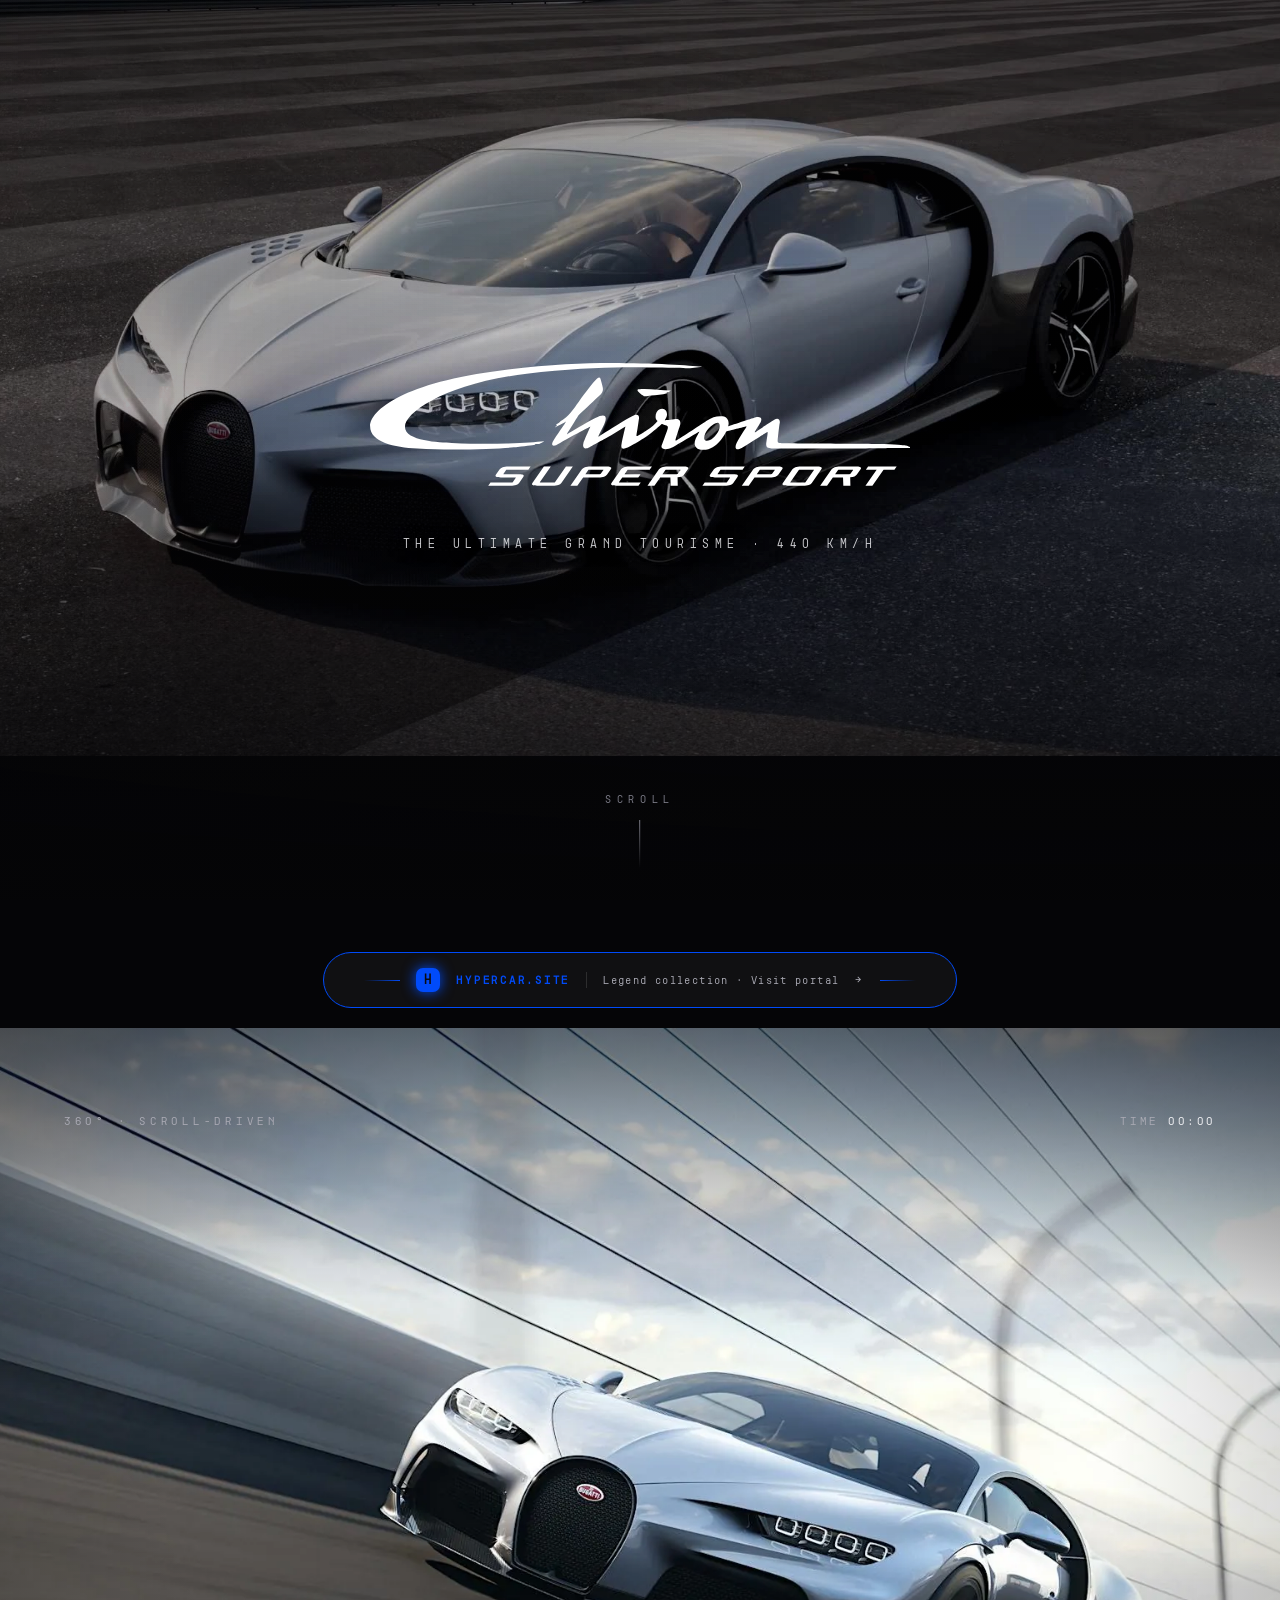
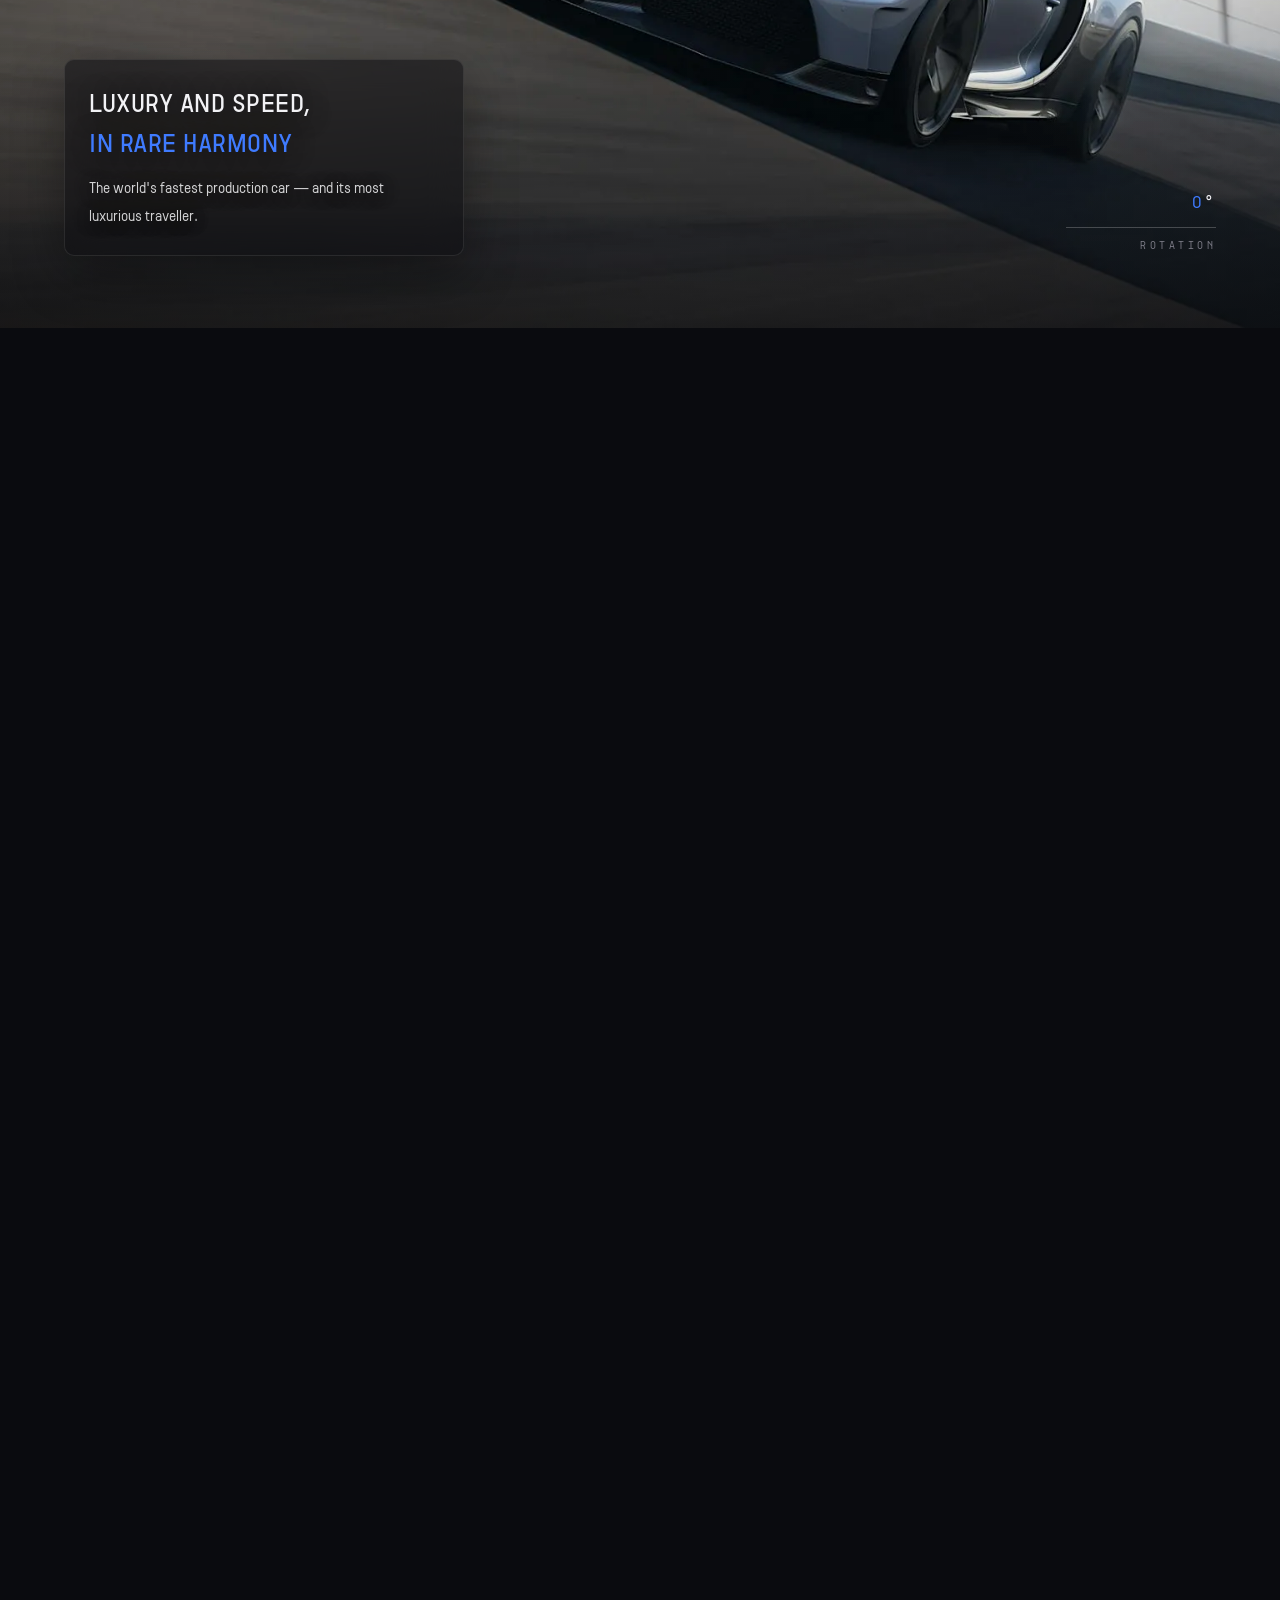
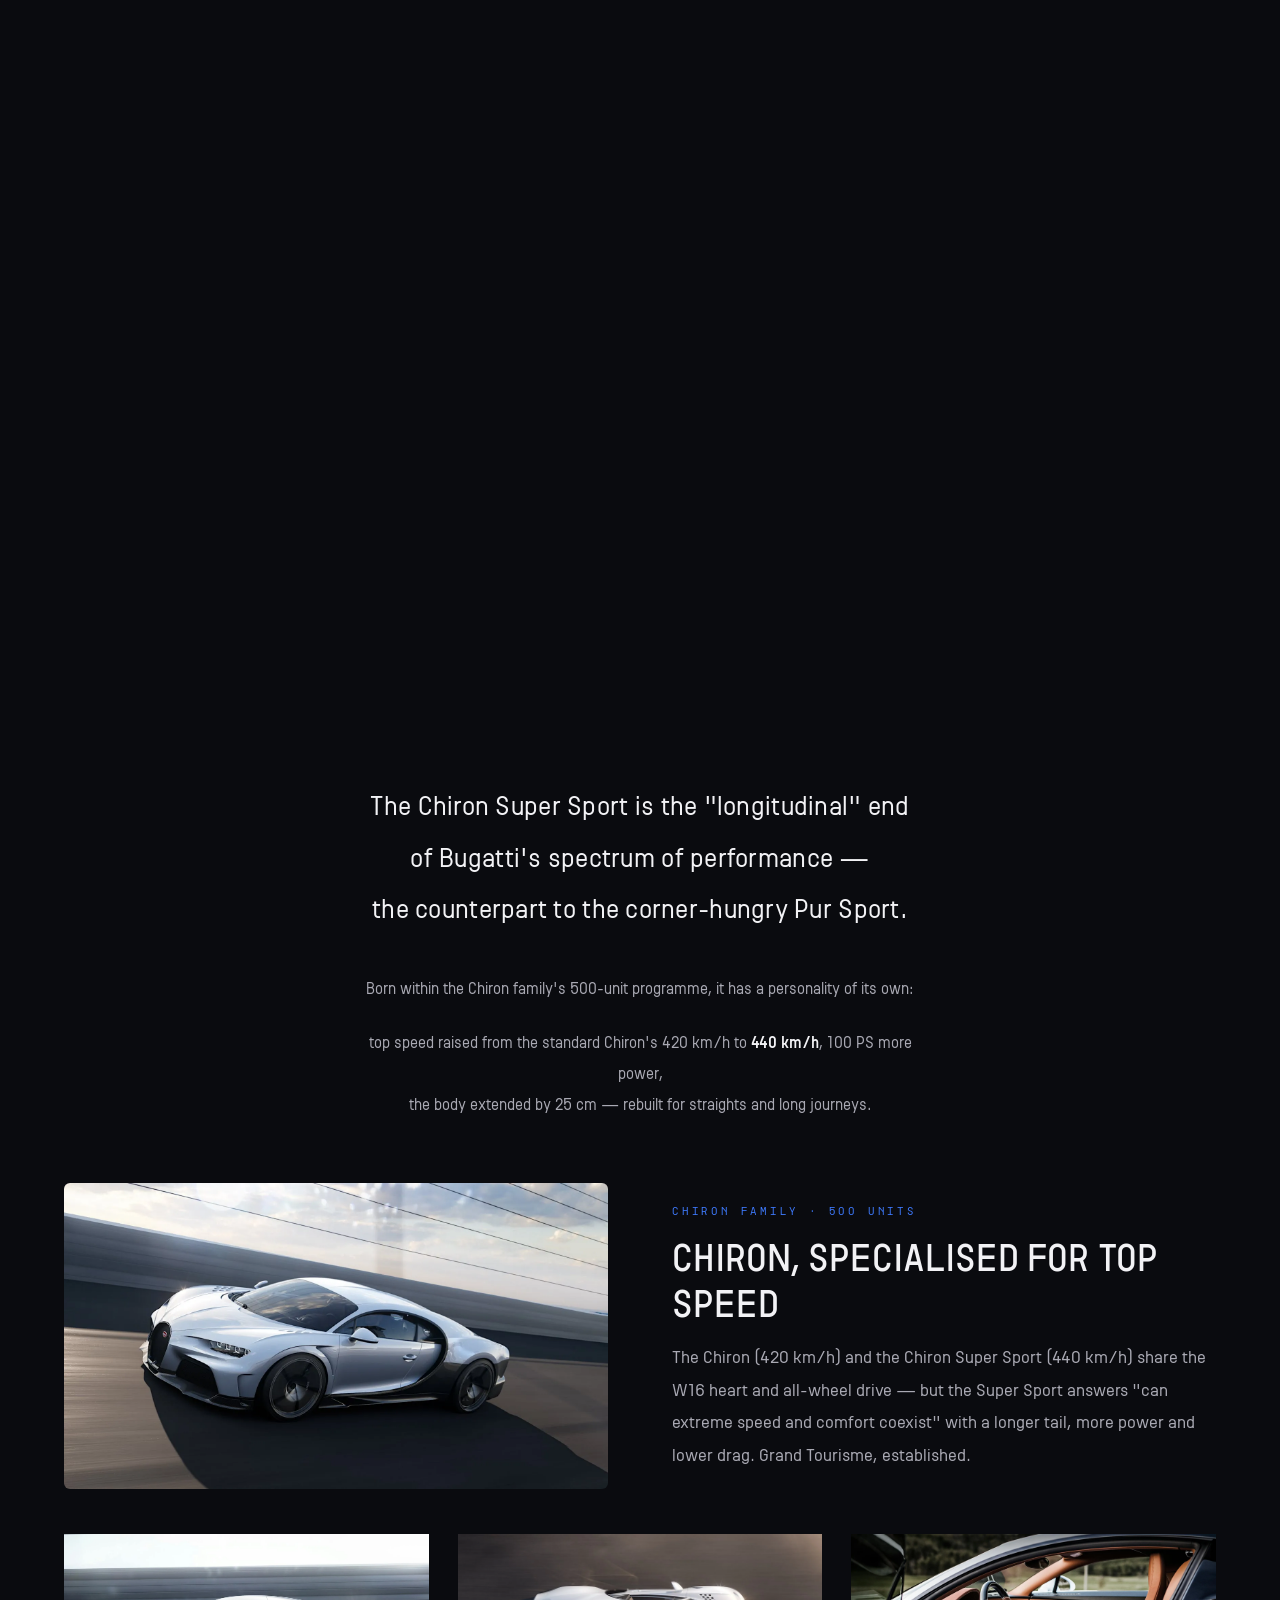
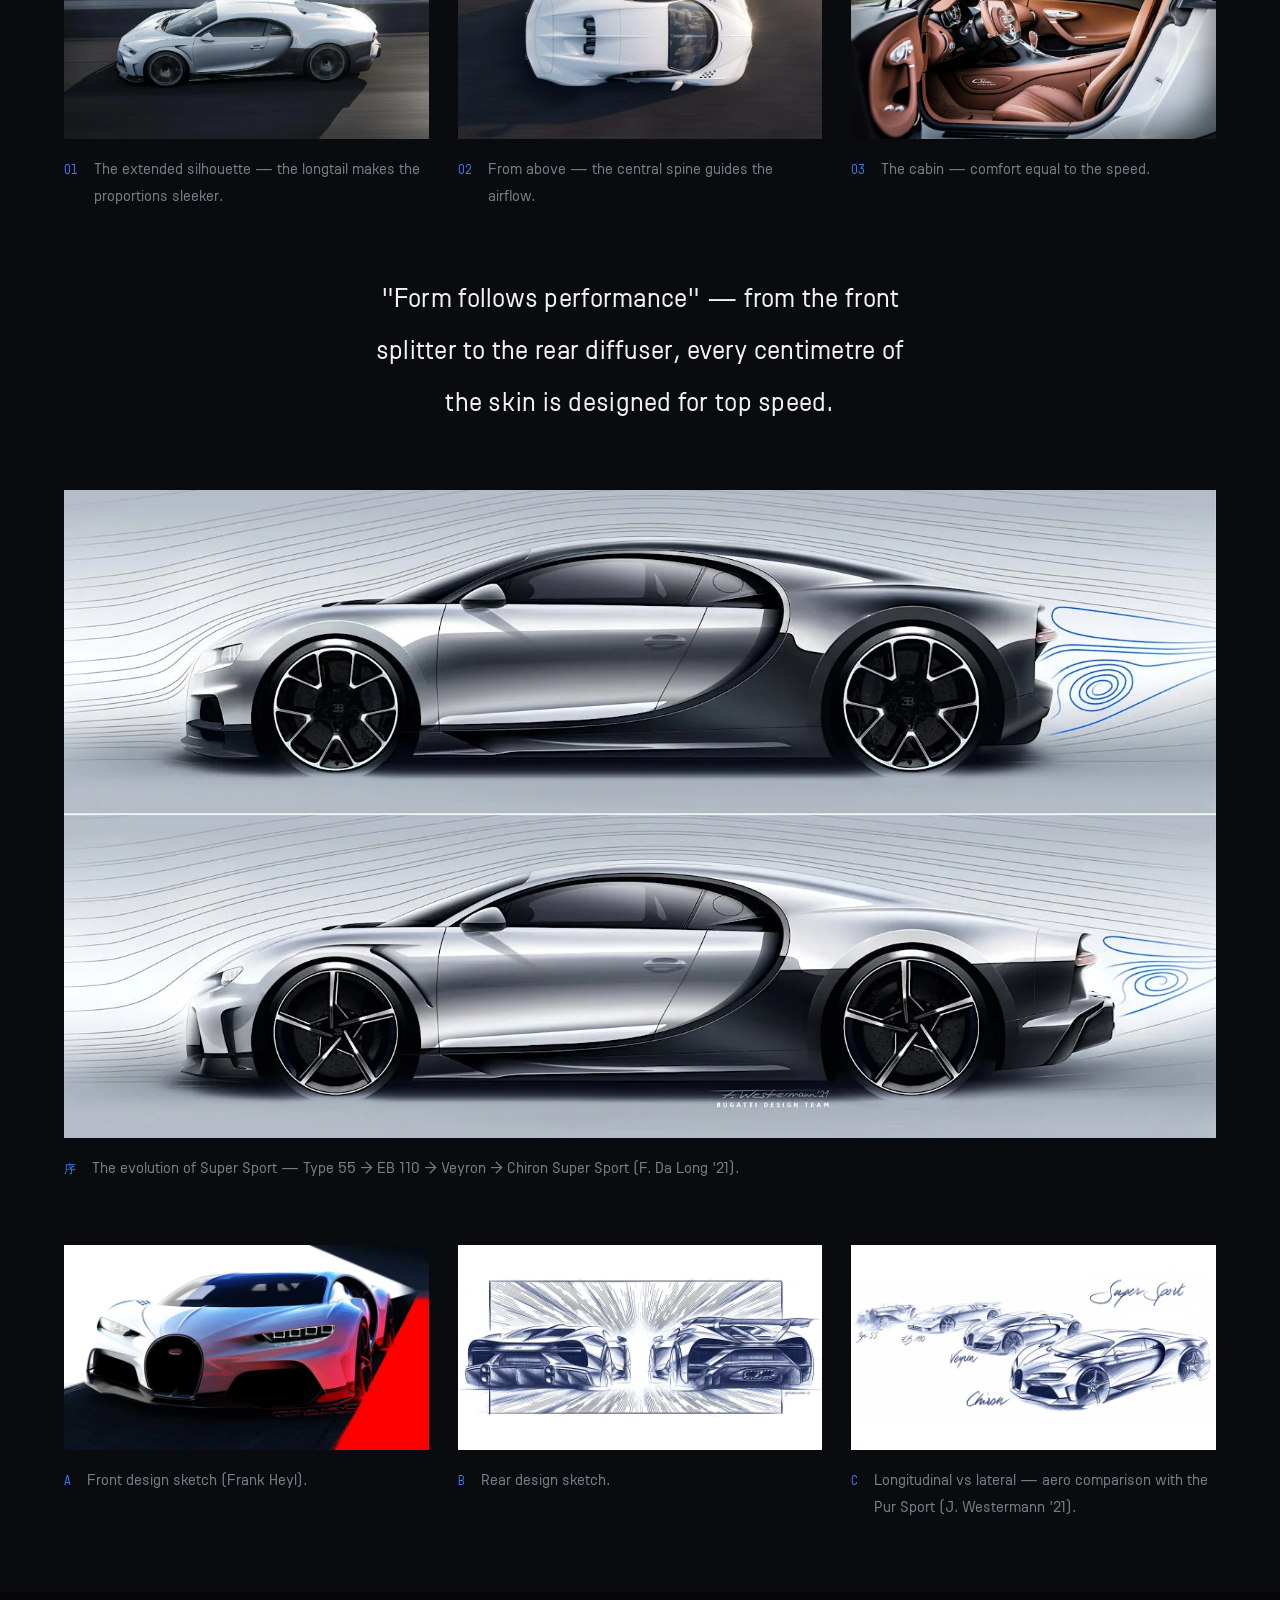
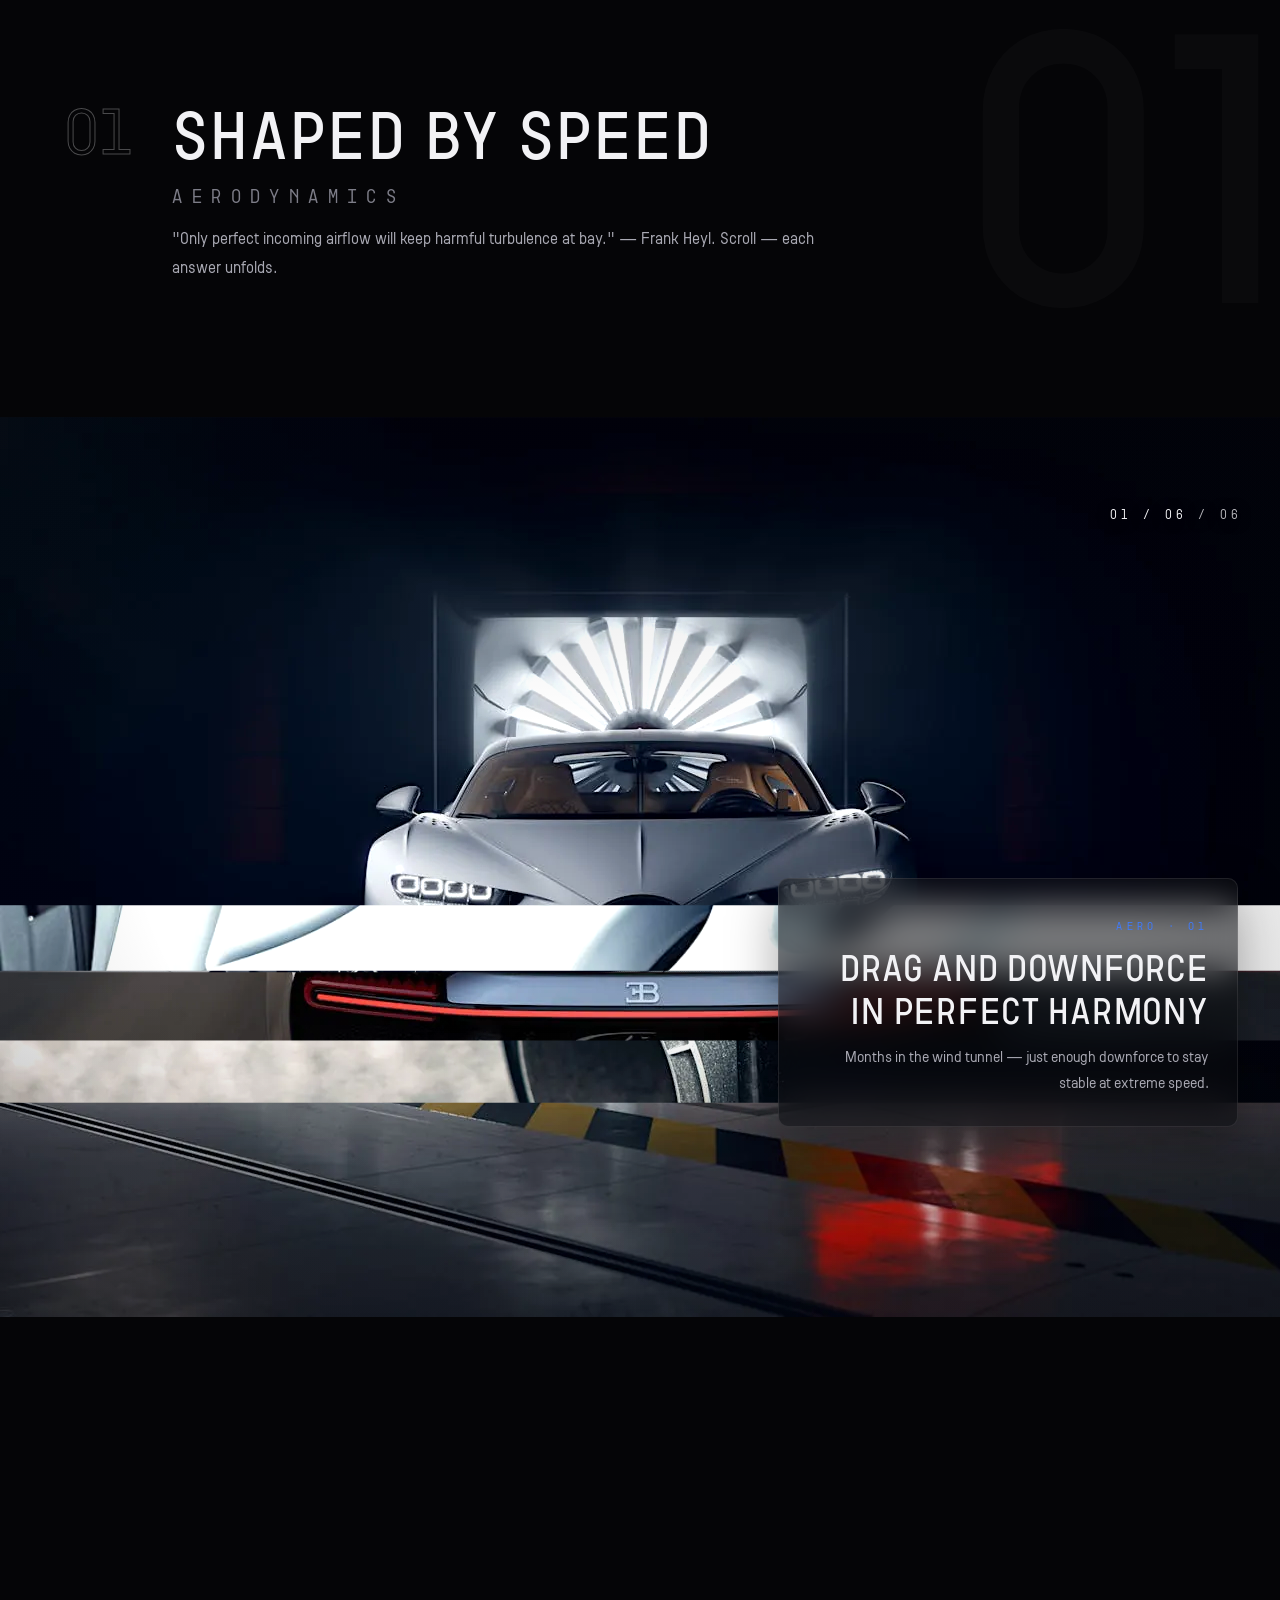
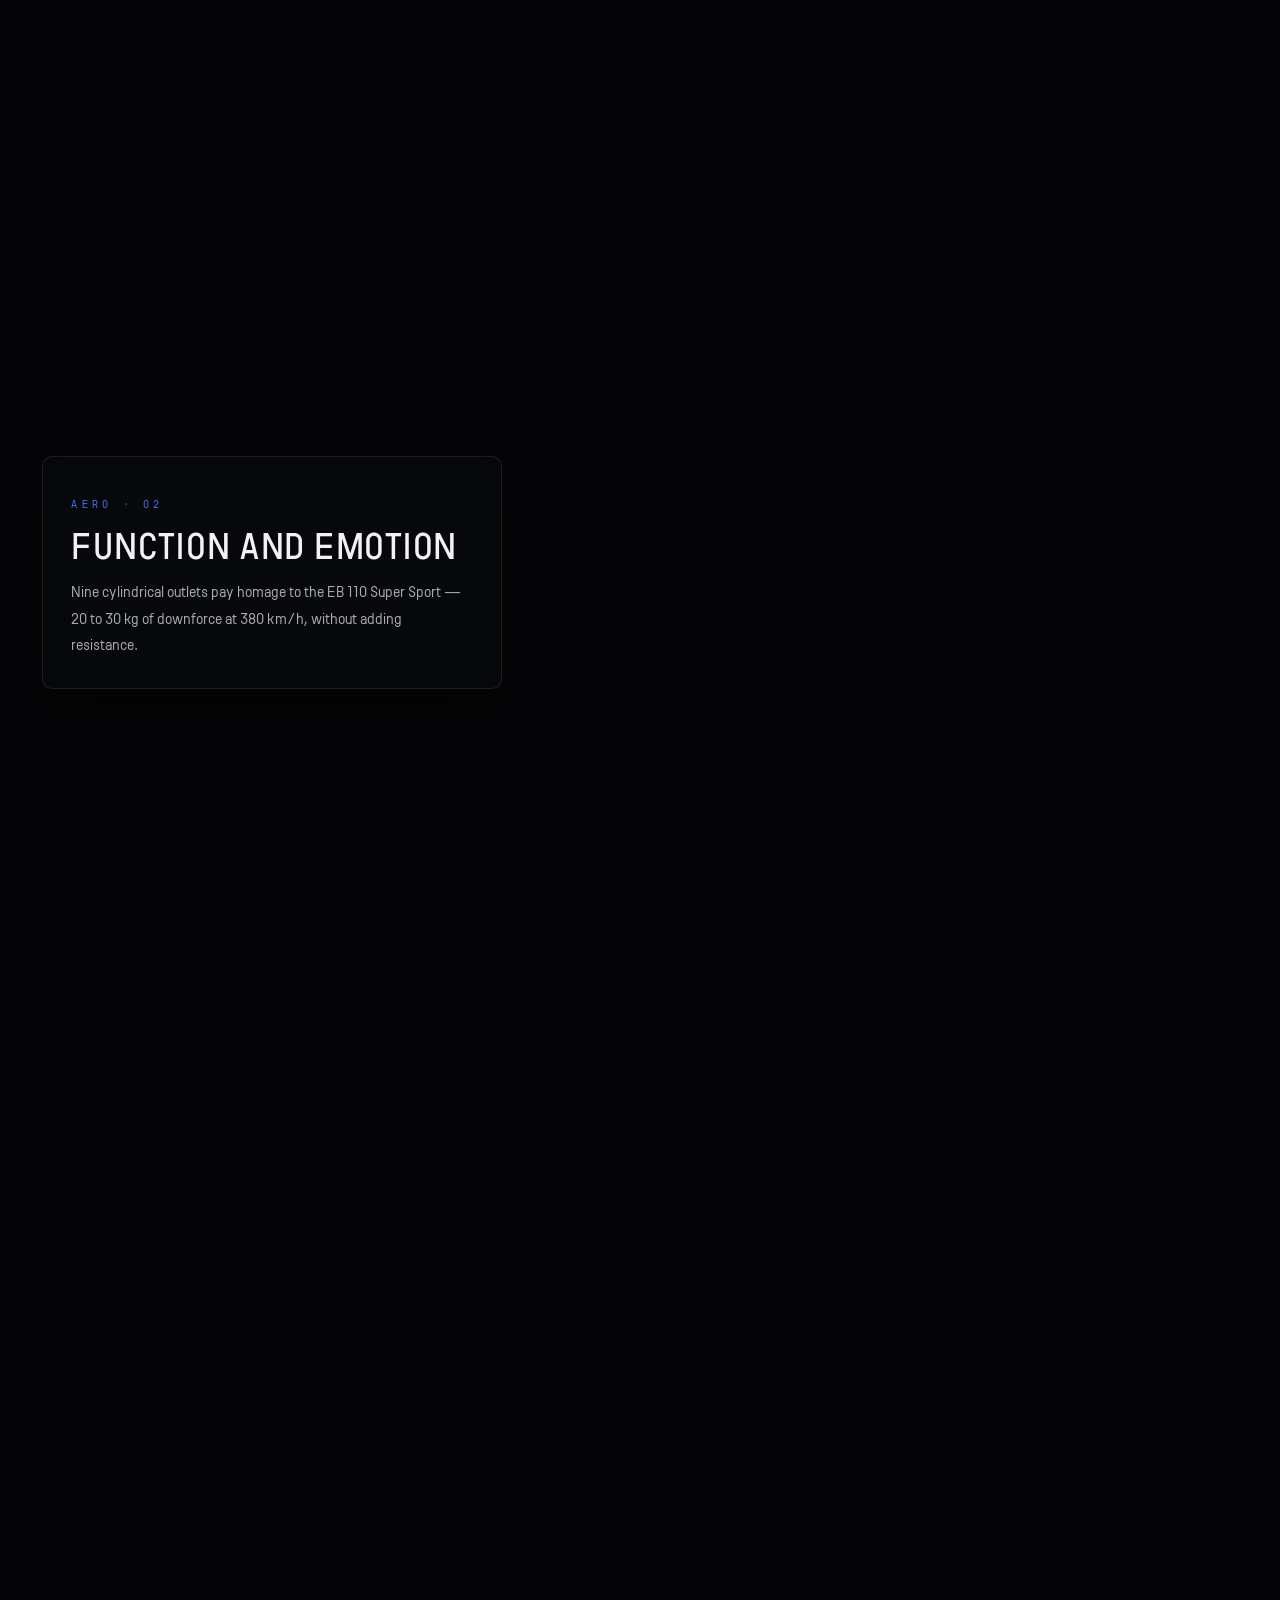
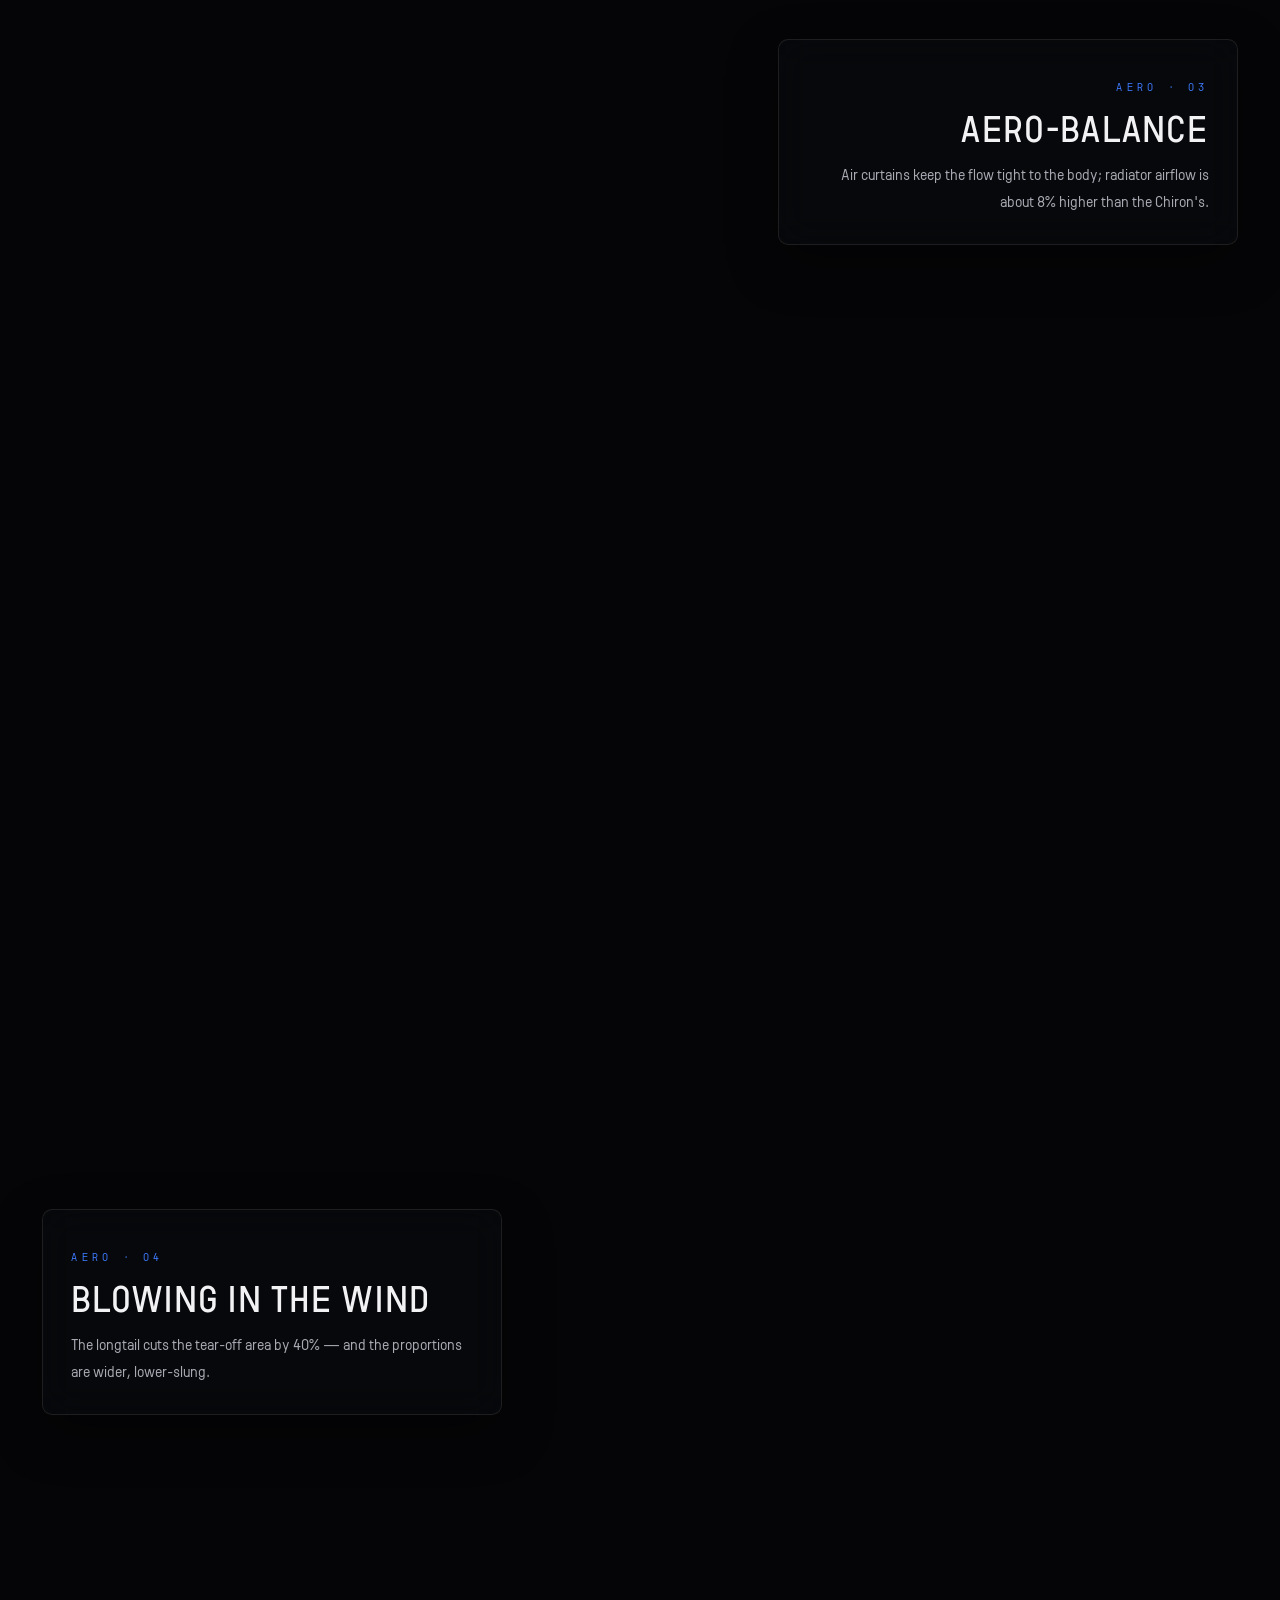
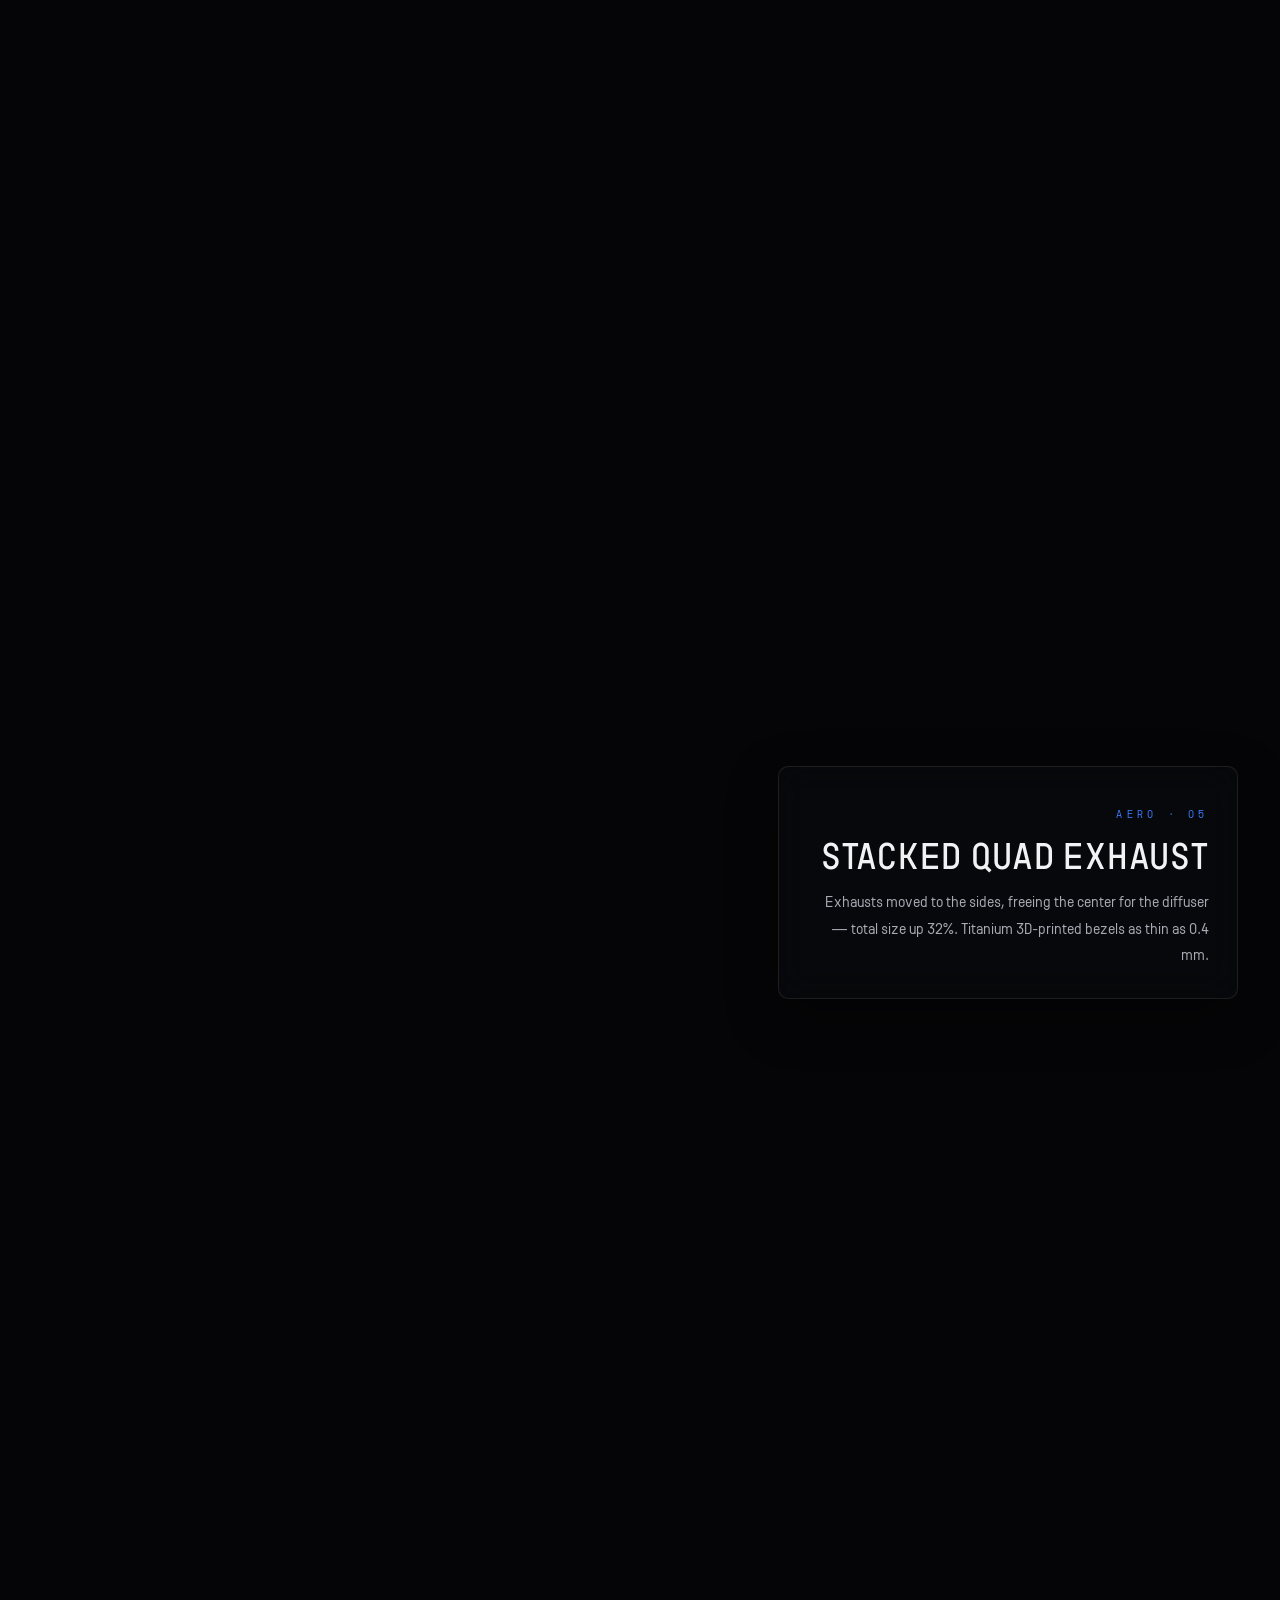
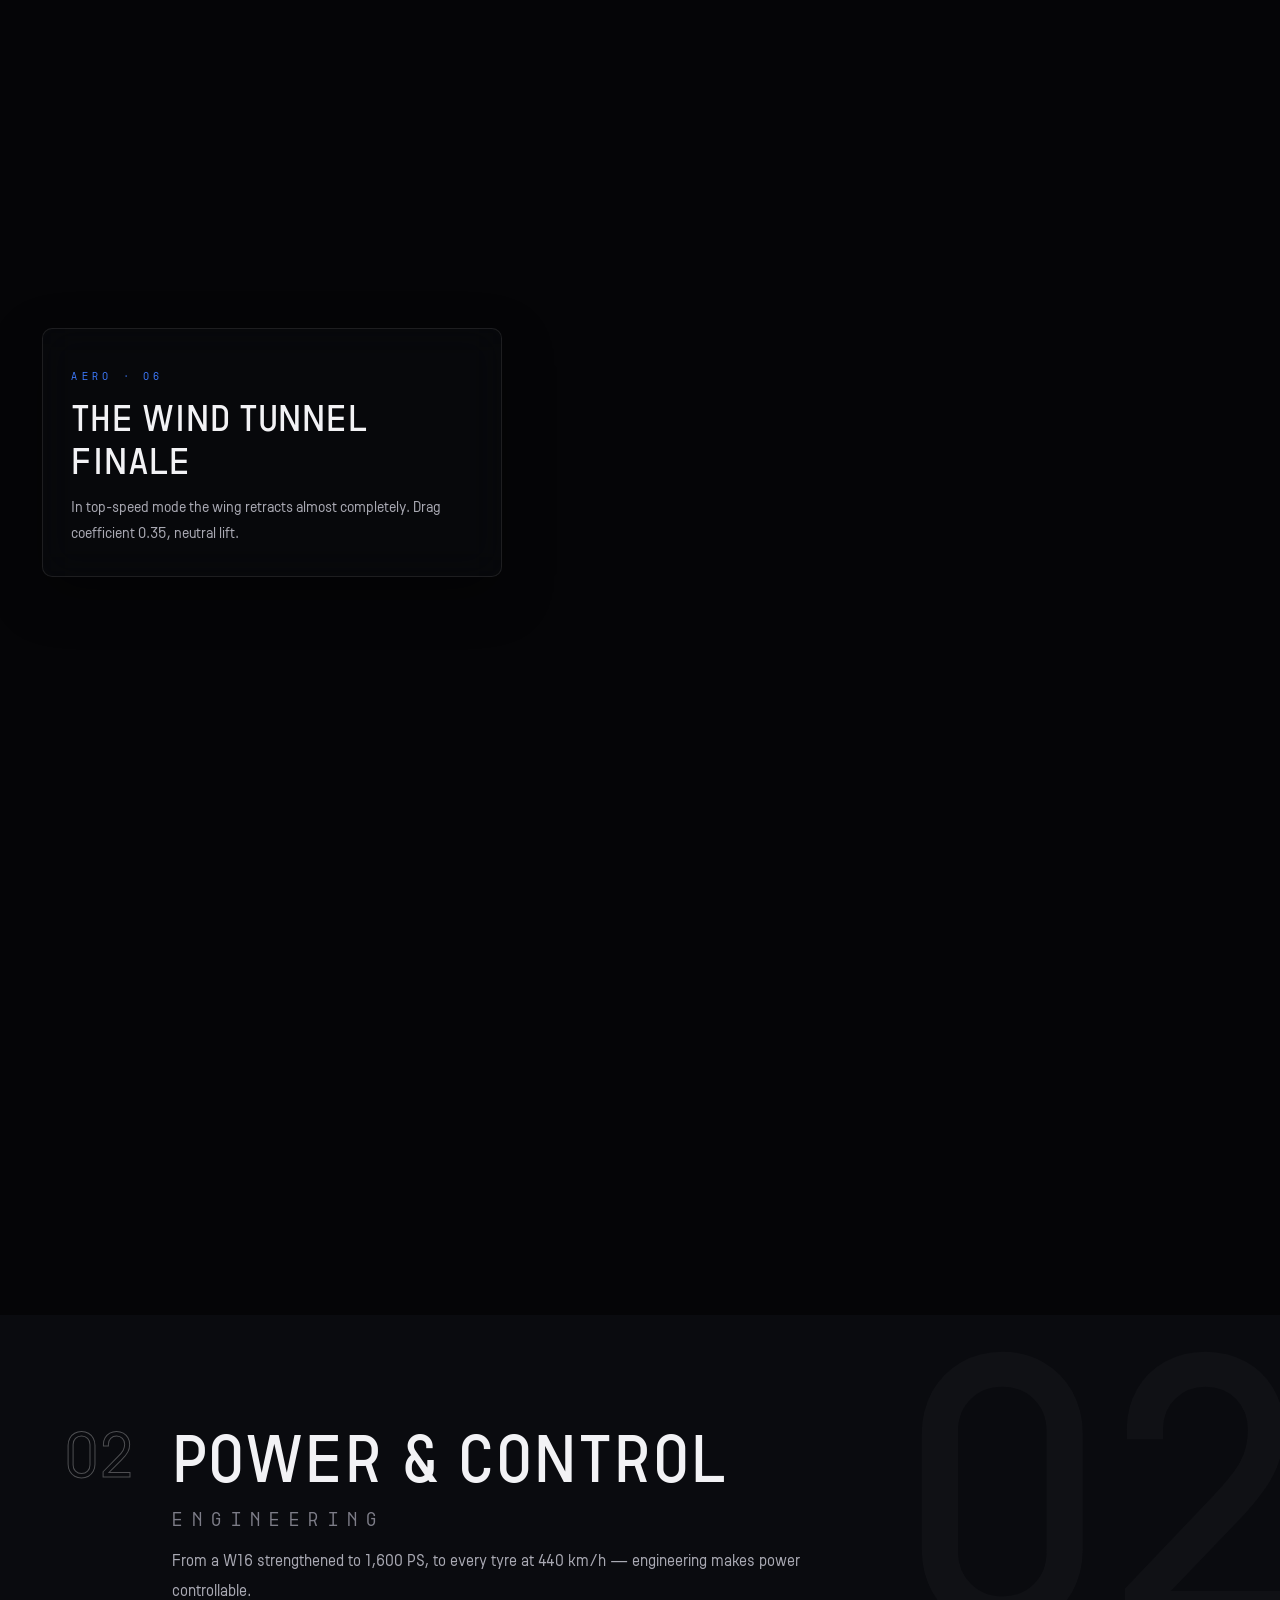
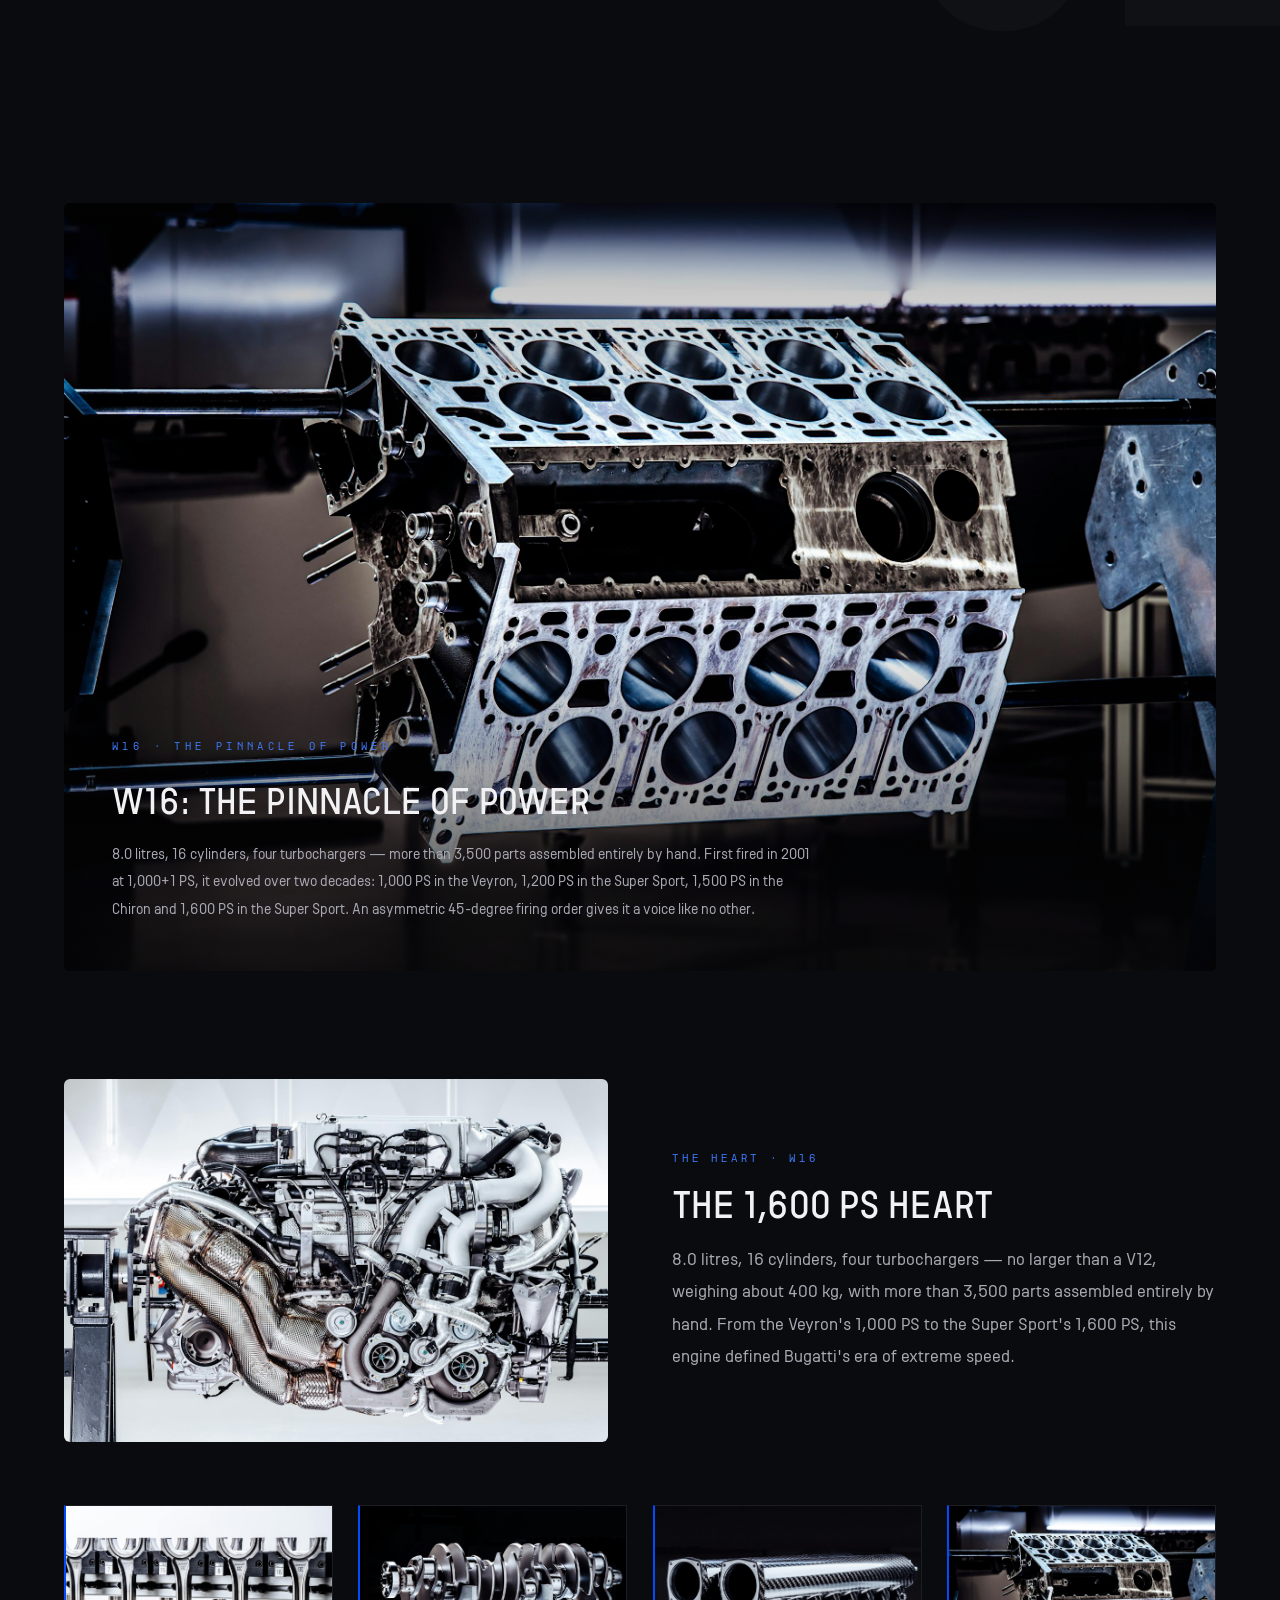
<file: en.html>
<!DOCTYPE html>
<html lang="en">
<head>
<meta charset="UTF-8">
<meta name="viewport" content="width=device-width, initial-scale=1.0">
<title>CHIRON SUPER SPORT — Bugatti Chiron Super Sport</title>
<meta name="description" content="The Bugatti Chiron Super Sport: a 1,600 PS W16, 440 km/h top speed, longtail aerodynamics and Grand Tourisme luxury. From the 300+ record to the Super Sport legacy.">
<meta property="og:type" content="website">
<meta property="og:title" content="CHIRON SUPER SPORT — Bugatti Chiron Super Sport">
<meta property="og:description" content="440 km/h · 1,600 PS · The Ultimate Grand Tourisme">
<meta property="og:image" content="img/hero-poster.webp">
<link rel="stylesheet" href="shared/v1/components.css?v=dda33c0d">
<link rel="stylesheet" href="css/style.css?v=6dc84311">
<link rel="icon" href="data:image/svg+xml,%3Csvg xmlns='http://www.w3.org/2000/svg' viewBox='0 0 100 100'%3E%3Crect width='100' height='100' fill='%230b0b0d'/%3E%3Ctext x='50' y='70' font-size='56' text-anchor='middle' fill='%23f4f2ee' font-family='serif'%3EC%3C/text%3E%3C/svg%3E">
<!-- hc:seo:start -->
<!-- generated by tools/seo.py · cars.json · 2026-09-12 -->
<link rel="canonical" href="https://chironss.hypercar.site/en.html">
<link rel="alternate" hreflang="zh-CN" href="https://chironss.hypercar.site/">
<link rel="alternate" hreflang="en" href="https://chironss.hypercar.site/en.html">
<link rel="alternate" hreflang="x-default" href="https://chironss.hypercar.site/">
<script type="application/ld+json">
{"@context":"https://schema.org","@type":"Car","name":"Bugatti Chiron Super Sport","brand":{"@type":"Brand","name":"Bugatti"},"model":"Chiron Super Sport","url":"https://chironss.hypercar.site/en.html","description":"Built for speed · 440 km/h","productionDate":"2021","image":"https://chironss.hypercar.site/img/hero-poster.webp","additionalProperty":[{"@type":"PropertyValue","name":"Peak power","value":"1600 hp"},{"@type":"PropertyValue","name":"Top speed","value":"440 km/h"},{"@type":"PropertyValue","name":"Production","value":"60 cars"}]}
</script>
<!-- hc:seo:end -->
</head>
<body>

<!-- ============ 顶栏(首屏隐藏,滚动后出现) ============ -->
<header class="nav is-hero" id="nav">
  <div class="nav__inner">
    <span class="nav__now mono" id="navNow">00 · Intro</span>
    <a class="nav__brand" href="#hero">
      <svg viewBox="0 0 2468.89 566.93" width="86" height="20" fill="currentColor" aria-label="BUGATTI"><path d="M272.56 273.34c28.81-26.48 45.95-63.86 45.95-107.47 0-89.56-65.41-154.97-155.75-154.97H0v545.13h174.44c92.67 0 160.42-66.97 160.42-159.64 0-52.18-23.36-95.79-62.3-123.04ZM87.22 95.01h72.42c42.83 0 71.65 28.81 71.65 70.87s-28.81 70.87-71.65 70.87H87.22V95.01Zm84.1 376.91h-84.1V320.84h84.1c45.17 0 76.32 30.37 76.32 75.54s-31.15 75.54-76.32 75.54ZM648.69 406.51c0 44.39-31.93 76.32-76.32 76.32s-76.32-31.93-76.32-76.32V10.9h-87.22v389.38c0 96.56 68.53 166.65 163.54 166.65s163.54-70.09 163.54-166.65V10.9h-87.22v395.61ZM993.03 0c-95.01 0-163.54 70.09-163.54 166.65v233.62c0 96.56 68.53 166.65 163.54 166.65s163.54-70.09 163.54-166.65V241.41H993.03v84.11h76.32v80.99c0 44.39-31.93 76.32-76.32 76.32s-76.32-31.93-76.32-76.32V160.42c0-44.39 31.93-76.32 76.32-76.32s76.32 31.93 76.32 76.32v14.02h87.22v-7.79C1156.57 70.09 1088.04 0 993.03 0ZM1344.1 10.9l-125.38 545.12h86.44L1330.08 447h147.96l24.92 109.02h86.44L1464.03 10.9H1344.1Zm5.45 351.99 54.51-239.08 54.51 239.08h-109.02ZM1604.2 95.01h119.93l.78 461.02h85.66l.78-461.02h119.92V10.9H1604.2v84.11zM1976.59 95.01h119.93l.78 461.02h85.66l.78-461.02h119.92V10.9h-327.07v84.11zM2381.67 10.9h87.22v545.12h-87.22z"></path></svg>
      <span class="nav__brand-sub">CHIRON SUPER SPORT</span>
    </a>
    <span class="nav__lang">
      <a class="lang-btn mono" href="index.html">中文</a>
      <button class="nav__menu-btn mono" id="menuBtn" aria-label="Chapter menu" aria-expanded="false"><span class="nav__menu-icon"><i></i><i></i><i></i></span></button>
    </span>
  </div>
  <div class="nav__progress" aria-hidden="true"><i id="navBar"></i></div>
</header>

<!-- 章节菜单浮层 -->
<div class="menu-overlay" id="menuOverlay">
  <nav class="menu-overlay__nav" aria-label="Chapter menu">
    <a href="#intro"><span class="idx">I</span>360° Orbit</a>
    <a href="#aero"><span class="idx">01</span>Shaped by Speed</a>
    <a href="#power"><span class="idx">02</span>Power &amp; Control</a>
    <a href="#ss300"><span class="idx">03</span>Super Sport 300+</a>
    <a href="#records"><span class="idx">04</span>The Records</a>
    <a href="#bespoke"><span class="idx">05</span>Sur Mesure</a>
    <a href="#specs"><span class="idx">06</span>Specifications</a>
  </nav>
  <p class="menu-overlay__sub">BUGATTI — CHIRON SUPER SPORT · MOLSHEIM</p>
</div>

<!-- 滚动进度表盘 -->
<div class="scroll-gauge" id="scrollGauge" aria-hidden="true">
  <svg viewBox="0 0 44 44"><circle cx="22" cy="22" r="19"/><circle class="sg__bar" cx="22" cy="22" r="19"/></svg>
  <span class="sg__num mono">00</span>
</div>

<main>

<!-- ============ HERO(仅 svg,居中) ============ -->
<section class="hero" id="hero">
  <h1 class="sr-only">CHIRON SUPER SPORT</h1>

  <div class="hero__media">
    <div class="hero__parallax">
      <video autoplay muted loop playsinline preload="metadata" poster="img/hero-main-poster.jpg">
        <source src="video/hero-main.mp4" type="video/mp4">
      </video>
    </div>
    <div class="hero__veil"></div>
  </div>
  <div class="hero__content">
    <img class="hero__wordmark" src="img/wordmark.svg" alt="CHIRON SUPER SPORT" width="540" height="124">
    <p class="hero__mini">THE ULTIMATE GRAND TOURISME · 440 KM/H</p>
  </div>
  <a class="hero__scroll" href="#intro" aria-label="Scroll down">SCROLL</a>
</section>

<!-- ============ HYPERCAR PORTAL ============ -->
<a class="portal-bar" href="https://www.hypercar.site" target="_blank" rel="noopener" aria-label="HYPERCAR.SITE portal">
  <span class="portal-bar__rule" aria-hidden="true"></span>
  <span class="portal-bar__badge" aria-hidden="true">H</span>
  <span class="portal-bar__name">HYPERCAR.SITE</span>
  <span class="portal-bar__sep" aria-hidden="true"></span>
  <span class="portal-bar__text">Legend collection · Visit portal</span>
  <i class="portal-bar__arrow" aria-hidden="true">→</i>
  <span class="portal-bar__rule portal-bar__rule--r" aria-hidden="true"></span>
</a>

<!-- ============ 序 · 360° + 诞生 + 设计(无章节标题) ============ -->
<section class="chapter chapter--dark" id="intro" style="padding-top:0;">
  <div class="scrub">
    <div class="scrub__track" data-dur="20">
      <div class="scrub__sticky">
        <video class="scrub__video" src="video/css-360.mp4" muted playsinline preload="none" poster="img/hero-poster.webp"></video>
        <img class="scrub__poster" src="img/hero-poster.webp" alt="Chiron Super Sport 360°">
        <div class="scrub__veil"></div>
        <div class="scrub__ui">
          <span class="scrub__label">360° · Scroll-driven</span>
          <span class="scrub__prog mono">TIME <b>00:00</b></span>
        </div>
        <div class="scrub__texts">
          <div class="scrub__text is-on">
            <h3>The Longtail,<br><em>EXTENDED FOR SPEED</em></h3>
            <p>Extended by 25 cm — the tear-off area cut by around 40%.</p>
          </div>
          <div class="scrub__text">
            <h3>1,600 PS<br><em>W16 · QUAD-TURBO</em></h3>
            <p>An 8.0-litre W16 with four turbochargers. 0–400 km/h in 28.6 seconds — the speed at which planes fly.</p>
          </div>
          <div class="scrub__text">
            <h3>Luxury and Speed,<br><em>IN RARE HARMONY</em></h3>
            <p>The world's fastest production car — and its most luxurious traveller.</p>
          </div>
        </div>
        <div class="scrub__meter" aria-hidden="true">
          <span class="scrub__deg"><b>0</b>°</span>
          <i></i>
          <span>Rotation</span>
        </div>
      </div>
    </div>
  </div>

  <!-- 诞生:Super Sport 与普通版的关系与意义(无大标题) -->
  <div class="wrap" style="padding-top:clamp(3.5rem,8vh,6rem);">
    <div class="prose prose--center reveal">
      <p class="lead">The Chiron Super Sport is the "longitudinal" end of Bugatti's spectrum of performance —<br>the counterpart to the corner-hungry Pur Sport.</p>
      <p>Born within the Chiron family's 500-unit programme, it has a personality of its own:</p>
      <p>top speed raised from the standard Chiron's 420 km/h to <b>440 km/h</b>, 100 PS more power,<br>the body extended by 25 cm — rebuilt for straights and long journeys.</p>
    </div>

    <div class="media-row reveal">
      <div class="media-row__media">
        <img src="img/hs-front2.webp" srcset="img/m/hs-front2.webp 720w, img/hs-front2.webp 1600w" sizes="(max-width: 980px) 100vw, 2400px" sizes="(max-width: 980px) 100vw, 2400px" alt="Chiron Super Sport on the move" loading="lazy">
      </div>
      <div class="media-row__body">
        <span class="lbl">Chiron Family · 500 Units</span>
        <h3>Chiron, Specialised for Top Speed</h3>
        <p>The Chiron (420 km/h) and the Chiron Super Sport (440 km/h) share the W16 heart and all-wheel drive — but the Super Sport answers "can extreme speed and comfort coexist" with a longer tail, more power and lower drag. Grand Tourisme, established.</p>
      </div>
    </div>

    <div class="figrow reveal">
      <figure class="figure">
        <div class="figure__media"><img src="img/hs-side.webp" srcset="img/m/hs-side.webp 720w, img/hs-side.webp 2000w" sizes="(max-width: 980px) 100vw, 2400px" sizes="(max-width: 980px) 100vw, 2400px" alt="Chiron Super Sport side profile" loading="lazy"></div>
        <figcaption class="figure__cap"><span class="no">01</span><span class="zh">The extended silhouette — the longtail makes the proportions sleeker.</span></figcaption>
      </figure>
      <figure class="figure">
        <div class="figure__media"><img src="img/hs-top.webp" srcset="img/m/hs-top.webp 720w, img/hs-top.webp 1600w" sizes="(max-width: 980px) 100vw, 2400px" sizes="(max-width: 980px) 100vw, 2400px" alt="Chiron Super Sport top view" loading="lazy"></div>
        <figcaption class="figure__cap"><span class="no">02</span><span class="zh">From above — the central spine guides the airflow.</span></figcaption>
      </figure>
      <figure class="figure">
        <div class="figure__media"><img src="img/interior.webp" srcset="img/m/interior.webp 720w, img/interior.webp 2000w" sizes="(max-width: 980px) 100vw, 2400px" sizes="(max-width: 980px) 100vw, 2400px" alt="Chiron Super Sport interior" loading="lazy"></div>
        <figcaption class="figure__cap"><span class="no">03</span><span class="zh">The cabin — comfort equal to the speed.</span></figcaption>
      </figure>
    </div>

    <!-- 设计内容 -->
    <div class="prose prose--center reveal" style="margin-top:clamp(3rem,7vh,5rem);">
      <p class="lead">"Form follows performance" — from the front splitter to the rear diffuser, every centimetre of the skin is designed for top speed.</p>
    </div>

    <figure class="figure reveal">
      <div class="figure__media">
        <img src="img/sketch-generations.webp" srcset="img/m/sketch-generations.webp 720w, img/sketch-generations.webp 1600w" sizes="(max-width: 980px) 100vw, 2400px" sizes="(max-width: 980px) 100vw, 2400px" alt="Four generations of Super Sport sketches" loading="lazy">
      </div>
      <figcaption class="figure__cap">
        <span class="no">序</span>
        <span class="zh">The evolution of Super Sport — Type 55 → EB 110 → Veyron → Chiron Super Sport (F. Da Long '21).</span>
      </figcaption>
    </figure>

    <div class="figrow figrow--3 reveal">
      <figure class="figure">
        <div class="figure__media"><img src="img/sketch-front.webp" srcset="img/m/sketch-front.webp 720w, img/sketch-front.webp 1600w" sizes="(max-width: 980px) 100vw, 2400px" sizes="(max-width: 980px) 100vw, 2400px" alt="Front design sketch" loading="lazy"></div>
        <figcaption class="figure__cap"><span class="no">A</span><span class="zh">Front design sketch (Frank Heyl).</span></figcaption>
      </figure>
      <figure class="figure">
        <div class="figure__media"><img src="img/sketch-rear.webp" srcset="img/m/sketch-rear.webp 720w, img/sketch-rear.webp 1600w" sizes="(max-width: 980px) 100vw, 2400px" sizes="(max-width: 980px) 100vw, 2400px" alt="Rear design sketch" loading="lazy"></div>
        <figcaption class="figure__cap"><span class="no">B</span><span class="zh">Rear design sketch.</span></figcaption>
      </figure>
      <figure class="figure">
        <div class="figure__media"><img src="img/sketch-vs-pursport.webp" srcset="img/m/sketch-vs-pursport.webp 720w, img/sketch-vs-pursport.webp 1600w" sizes="(max-width: 980px) 100vw, 2400px" sizes="(max-width: 980px) 100vw, 2400px" alt="Aero comparison with the Pur Sport" loading="lazy"></div>
        <figcaption class="figure__cap"><span class="no">C</span><span class="zh">Longitudinal vs lateral — aero comparison with the Pur Sport (J. Westermann '21).</span></figcaption>
      </figure>
    </div>
  </div>
</section>

<!-- ============ 01 被速度塑造 · 空气动力学(遮盖画廊 A) ============ -->
<div class="chapter-break" id="aero" data-chapter>
  <span class="chapter-break__wm" aria-hidden="true">01</span>
  <div class="chapter-break__inner">
    <span class="chapter-break__no">01</span>
    <div>
      <h2>Shaped by Speed<span class="latin">Aerodynamics</span></h2>
      <p class="chapter-break__sub">"Only perfect incoming airflow will keep harmful turbulence at bay." — Frank Heyl. Scroll — each answer unfolds.</p>
    </div>
  </div>
</div>

<section class="chapter">
  <div class="gallery">
    <div class="gallery__texts">
      <div class="g-text g-text--right">
        <div class="g-text__card">
          <span class="g-text__no">Aero · 01</span>
          <h3>Drag and Downforce in Perfect Harmony</h3>
          <p>Months in the wind tunnel — just enough downforce to stay stable at extreme speed.</p>
        </div>
      </div>
      <div class="g-text g-text--left">
        <div class="g-text__card">
          <span class="g-text__no">Aero · 02</span>
          <h3>Function and Emotion</h3>
          <p>Nine cylindrical outlets pay homage to the EB 110 Super Sport — 20 to 30 kg of downforce at 380 km/h, without adding resistance.</p>
        </div>
      </div>
      <div class="g-text g-text--right">
        <div class="g-text__card">
          <span class="g-text__no">Aero · 03</span>
          <h3>Aero-Balance</h3>
          <p>Air curtains keep the flow tight to the body; radiator airflow is about 8% higher than the Chiron's.</p>
        </div>
      </div>
      <div class="g-text g-text--left">
        <div class="g-text__card">
          <span class="g-text__no">Aero · 04</span>
          <h3>Blowing in the Wind</h3>
          <p>The longtail cuts the tear-off area by 40% — and the proportions are wider, lower-slung.</p>
        </div>
      </div>
      <div class="g-text g-text--right">
        <div class="g-text__card">
          <span class="g-text__no">Aero · 05</span>
          <h3>Stacked Quad Exhaust</h3>
          <p>Exhausts moved to the sides, freeing the center for the diffuser — total size up 32%. Titanium 3D-printed bezels as thin as 0.4 mm.</p>
        </div>
      </div>
      <div class="g-text g-text--left">
        <div class="g-text__card">
          <span class="g-text__no">Aero · 06</span>
          <h3>The Wind Tunnel Finale</h3>
          <p>In top-speed mode the wing retracts almost completely. Drag coefficient 0.35, neutral lift.</p>
        </div>
      </div>
    </div>

    <div class="gallery__media">
      <div class="g-sticky">
        <span class="g-count mono"><b>01</b> / 06</span>
        <div class="g-image">
          <img src="img/windtunnel-front.webp" srcset="img/m/windtunnel-front.webp 720w, img/windtunnel-front.webp 1600w" sizes="(max-width: 980px) 100vw, 2400px" sizes="(max-width: 980px) 100vw, 2400px" alt="Chiron Super Sport in the wind tunnel">
          <div class="g-image__veil"></div>
          <div class="g-image__veil2"></div>
        </div>
        <div class="g-image">
          <img src="img/off-02-detail-vents.webp" srcset="img/m/off-02-detail-vents.webp 720w, img/off-02-detail-vents.webp 1120w" sizes="(max-width: 980px) 100vw, 2400px" sizes="(max-width: 980px) 100vw, 2400px" alt="Nine cylindrical fender outlets">
          <div class="g-image__veil"></div>
          <div class="g-image__veil2"></div>
        </div>
        <div class="g-image">
          <img src="img/windtunnel-side-tipped.webp" srcset="img/m/windtunnel-side-tipped.webp 720w, img/windtunnel-side-tipped.webp 3840w" sizes="(max-width: 980px) 100vw, 2400px" sizes="(max-width: 980px) 100vw, 2400px" alt="Air curtains in the wind tunnel">
          <div class="g-image__veil"></div>
          <div class="g-image__veil2"></div>
        </div>
        <div class="g-image">
          <img src="img/hs-rear2.webp" srcset="img/m/hs-rear2.webp 720w, img/hs-rear2.webp 1600w" sizes="(max-width: 980px) 100vw, 2400px" sizes="(max-width: 980px) 100vw, 2400px" alt="Longtail and light bar">
          <div class="g-image__veil"></div>
          <div class="g-image__veil2"></div>
        </div>
        <div class="g-image">
          <img src="img/exhaust.webp" srcset="img/m/exhaust.webp 720w, img/exhaust.webp 1600w" sizes="(max-width: 980px) 100vw, 2400px" sizes="(max-width: 980px) 100vw, 2400px" alt="Stacked quad exhaust">
          <div class="g-image__veil"></div>
          <div class="g-image__veil2"></div>
        </div>
        <div class="g-image">
          <img src="img/windtunnel-rear.webp" srcset="img/m/windtunnel-rear.webp 720w, img/windtunnel-rear.webp 1600w" sizes="(max-width: 980px) 100vw, 2400px" sizes="(max-width: 980px) 100vw, 2400px" alt="Rear in the wind tunnel">
          <div class="g-image__veil"></div>
          <div class="g-image__veil2"></div>
        </div>
      </div>
    </div>
  </div>

  <div class="wrap" style="margin-top:clamp(3rem,7vh,5rem);">
    <div class="quote reveal">
      <blockquote>Above 400 km/h, it generates just enough downforce to stay stable.</blockquote>
      <figcaption><b>Frank Heyl</b> — Deputy Design Director, Bugatti</figcaption>
    </div>
  </div>
</section>

<!-- ============ 02 力量与掌控 · 工程(遮盖画廊 B + 测功机) ============ -->
<div class="chapter-break chapter-break--dark" id="power" data-chapter>
  <span class="chapter-break__wm" aria-hidden="true">02</span>
  <div class="chapter-break__inner">
    <span class="chapter-break__no">02</span>
    <div>
      <h2>Power &amp; Control<span class="latin">Engineering</span></h2>
      <p class="chapter-break__sub">From a W16 strengthened to 1,600 PS, to every tyre at 440 km/h — engineering makes power controllable.</p>
    </div>
  </div>
</div>

<section class="chapter chapter--dark">
      <!-- W16 engine video: The Pinnacle of Power -->
  <div class="wrap" style="margin-top:clamp(3rem,7vh,5rem);">
    <div class="chapter-video reveal">
      <video autoplay muted loop playsinline preload="metadata" poster="img/w16-01.jpg" data-autoview>
        <source src="video/w16-engine.mp4" type="video/mp4">
      </video>
      <div class="chapter-video__veil"></div>
      <div class="chapter-video__inner">
        <span class="chapter-video__no">W16 · THE PINNACLE OF POWER</span>
        <h3>W16: The Pinnacle of Power</h3>
        <p>8.0 litres, 16 cylinders, four turbochargers — more than 3,500 parts assembled entirely by hand. First fired in 2001 at 1,000+1 PS, it evolved over two decades: 1,000 PS in the Veyron, 1,200 PS in the Super Sport, 1,500 PS in the Chiron and 1,600 PS in the Super Sport. An asymmetric 45-degree firing order gives it a voice like no other.</p>
      </div>
    </div>
  </div>
<div class="wrap" style="padding-top:clamp(2rem,5vh,3.5rem);">
    <div class="media-row reveal">
      <div class="media-row__media">
        <img src="img/w16-09.jpg" srcset="img/m/w16-09.jpg 720w, img/w16-09.jpg 2400w" sizes="(max-width: 980px) 100vw, 2400px" sizes="(max-width: 980px) 100vw, 2400px" alt="The W16 engine in full" loading="lazy">
      </div>
      <div class="media-row__body">
        <span class="lbl">The Heart · W16</span>
        <h3>The 1,600 PS Heart</h3>
        <p>8.0 litres, 16 cylinders, four turbochargers — no larger than a V12, weighing about 400 kg, with more than 3,500 parts assembled entirely by hand. From the Veyron's 1,000 PS to the Super Sport's 1,600 PS, this engine defined Bugatti's era of extreme speed.</p>
      </div>
    </div>

    <div class="dcards dcards--edge reveal">
      <div class="dcard">
        <img src="img/w16-02.jpg" srcset="img/m/w16-02.jpg 720w, img/w16-02.jpg 2400w" sizes="(max-width: 980px) 100vw, 2400px" sizes="(max-width: 980px) 100vw, 2400px" alt="Eight connecting rods in line" loading="lazy">
        <div class="dcard__body">
          <span class="no">Craft · 01</span>
          <h3>Eight Conrods</h3>
          <p>Every burst from the 16 cylinders is carried by <b>eight connecting rods</b>.</p>
        </div>
      </div>
      <div class="dcard">
        <img src="img/w16-06.jpg" srcset="img/m/w16-06.jpg 720w, img/w16-06.jpg 2400w" sizes="(max-width: 980px) 100vw, 2400px" sizes="(max-width: 980px) 100vw, 2400px" alt="The one-piece crankshaft" loading="lazy">
        <div class="dcard__body">
          <span class="no">Craft · 02</span>
          <h3>One Crankshaft</h3>
          <p>The reciprocation of 16 cylinders converges on a single crankshaft — <b>balance and strength</b> in one.</p>
        </div>
      </div>
      <div class="dcard">
        <img src="img/w16-07.jpg" srcset="img/m/w16-07.jpg 720w, img/w16-07.jpg 2400w" sizes="(max-width: 980px) 100vw, 2400px" sizes="(max-width: 980px) 100vw, 2400px" alt="Carbon intake plenum" loading="lazy">
        <div class="dcard__body">
          <span class="no">Craft · 03</span>
          <h3>Carbon Intake Plenum</h3>
          <p>A twin-inlet carbon manifold feeding <b>all 16 cylinders</b>.</p>
        </div>
      </div>
      <div class="dcard">
        <img src="img/w16-01.jpg" srcset="img/m/w16-01.jpg 720w, img/w16-01.jpg 2400w" sizes="(max-width: 980px) 100vw, 2400px" sizes="(max-width: 980px) 100vw, 2400px" alt="The W-shaped block casting" loading="lazy">
        <div class="dcard__body">
          <span class="no">Craft · 04</span>
          <h3>The W-Shaped Block</h3>
          <p>Two eight-cylinder banks arranged in a W — <b>compactness</b> as an engineering miracle.</p>
        </div>
      </div>
    </div>
  </div>

  <!-- 测功机视频 -->
  <div class="wrap" style="margin-top:clamp(3rem,7vh,5rem);">
    <div class="chapter-video reveal">
      <video autoplay muted loop playsinline preload="metadata" poster="img/w16-dyno-poster.jpg" data-autoview>
        <source src="video/w16-dyno.mp4" type="video/mp4">
      </video>
      <div class="chapter-video__veil"></div>
      <div class="chapter-video__inner">
        <span class="chapter-video__no">DYNAMOMETER · Single-Roller Rig</span>
        <h3>1,618 PS: Verification at the Limit</h3>
        <p>At 420 km/h, a tyre revolves more than 50 times a second, with forces on the tread around 4,000 g. Only the Chiron Super Sport can push this dyno — capable of 480 km/h — to its limits.</p>
      </div>
    </div>

    <div class="gauges">
      <figure class="gauge reveal" data-gauge="1618" data-max="2000" data-decimals="0" data-unit="PS">
        <div class="gauge__svg">
          <svg viewBox="0 0 200 200"><circle class="gauge__track" cx="100" cy="100" r="84"/><circle class="gauge__bar" cx="100" cy="100" r="84"/></svg>
          <figcaption><b class="mono">0</b><span class="gauge__unit mono">PS</span></figcaption>
        </div>
        <p class="gauge__label">Dyno-verified output<small>Single roller · wheel output</small></p>
      </figure>
      <figure class="gauge reveal" data-gauge="50" data-max="60" data-decimals="0" data-unit="rev/s">
        <div class="gauge__svg">
          <svg viewBox="0 0 200 200"><circle class="gauge__track" cx="100" cy="100" r="84"/><circle class="gauge__bar" cx="100" cy="100" r="84"/></svg>
          <figcaption><b class="mono">0</b><span class="gauge__unit mono">rev/s</span></figcaption>
        </div>
        <p class="gauge__label">Tyre rotation at 420 km/h<small>Over 50 revolutions per second</small></p>
      </figure>
      <figure class="gauge reveal" data-gauge="4000" data-max="5000" data-decimals="0" data-unit="g">
        <div class="gauge__svg">
          <svg viewBox="0 0 200 200"><circle class="gauge__track" cx="100" cy="100" r="84"/><circle class="gauge__bar" cx="100" cy="100" r="84"/></svg>
          <figcaption><b class="mono">0</b><span class="gauge__unit mono">g</span></figcaption>
        </div>
        <p class="gauge__label">Force on the tread<small>Approx. 4,000 g</small></p>
      </figure>
      <figure class="gauge reveal" data-gauge="480" data-max="500" data-decimals="0" data-unit="km/h">
        <div class="gauge__svg">
          <svg viewBox="0 0 200 200"><circle class="gauge__track" cx="100" cy="100" r="84"/><circle class="gauge__bar" cx="100" cy="100" r="84"/></svg>
          <figcaption><b class="mono">0</b><span class="gauge__unit mono">km/h</span></figcaption>
        </div>
        <p class="gauge__label">Dyno simulation limit<small>1,200 kW per roller</small></p>
      </figure>
    </div>
  </div>
</section>

<!-- ============ 03 Super Sport 300+ ============ -->
<div class="chapter-break" id="ss300" data-chapter>
  <span class="chapter-break__wm" aria-hidden="true">03</span>
  <div class="chapter-break__inner">
    <span class="chapter-break__no">03</span>
    <div>
      <h2>Super Sport 300+<span class="latin">The Special Edition</span></h2>
      <p class="chapter-break__sub">Based on the record-breaking car — jet-black carbon, two orange stripes, limited to 30 units.</p>
    </div>
  </div>
</div>

<section class="chapter">
  <div class="wrap">
    <div class="media-row reveal">
      <div class="media-row__media">
        <img src="img/ss300-last-delivery.webp" srcset="img/m/ss300-last-delivery.webp 720w, img/ss300-last-delivery.webp 2000w" sizes="(max-width: 980px) 100vw, 2400px" sizes="(max-width: 980px) 100vw, 2400px" alt="Chiron Super Sport 300+ at sunset" loading="lazy">
      </div>
      <div class="media-row__body">
        <span class="lbl">Special Edition · A Gift for the Record</span>
        <h3>30 Units, Jet Black Carbon &amp; Jet Orange</h3>
        <p>Unveiled in September 2019 at Bugatti's 110th anniversary in Molsheim. Exposed jet-black carbon fibre, two Jet Orange racing stripes running the full length; 1,600 PS — 100 more than the Chiron — with a new thermal management system.</p>
      </div>
    </div>

    <div class="bigstats reveal">
      <div class="bigstats__item"><b><em>30</em> 台</b><span>Edition limit</span></div>
      <div class="bigstats__item"><b><em>1,600</em> PS</b><span>8.0T W16</span></div>
      <div class="bigstats__item"><b><em>3.5</em> M€</b><span>Net price</span></div>
      <div class="bigstats__item"><b><em>2021</em></b><span>Deliveries begin</span></div>
    </div>

    <div class="media-row reveal">
      <div class="media-row__media">
        <img src="img/ss300-24.jpg" srcset="img/m/ss300-24.jpg 720w, img/ss300-24.jpg 2400w" sizes="(max-width: 980px) 100vw, 2400px" sizes="(max-width: 980px) 100vw, 2400px" alt="Horseshoe grille and EB badge" loading="lazy">
      </div>
      <div class="media-row__body">
        <span class="lbl">Detail · 01</span>
        <h3>Horseshoe Grille &amp; EB Badge</h3>
        <p>Honeycomb mesh and <b>visible carbon fibre</b>, the EB badge centred — identity, from the first glance.</p>
      </div>
    </div>

    <div class="media-row media-row--flip reveal" style="margin-top:clamp(1.5rem,4vh,2.6rem);">
      <div class="media-row__media">
        <img src="img/ss300-26.jpg" srcset="img/m/ss300-26.jpg 720w, img/ss300-26.jpg 2400w" sizes="(max-width: 980px) 100vw, 2400px" sizes="(max-width: 980px) 100vw, 2400px" alt="The rear haunch" loading="lazy">
      </div>
      <div class="media-row__body">
        <span class="lbl">Detail · 02</span>
        <h3>The Rear Haunch</h3>
        <p>Carbon curves over 355 mm rear tyres — <b>beyond the longtail</b>, downforce continues.</p>
      </div>
    </div>

    <!-- Detail close-ups: image-text cards (Divo style) -->
    <div class="dcards dcards--edge reveal">
      <div class="dcard">
        <img src="img/ss300-29.jpg" srcset="img/m/ss300-29.jpg 720w, img/ss300-29.jpg 2400w" sizes="(max-width: 980px) 100vw, 2400px" sizes="(max-width: 980px) 100vw, 2400px" alt="Carbon engine-cover vents" loading="lazy">
        <div class="dcard__body">
          <span class="no">Detail · 03</span>
          <h3>Carbon Engine-Cover Vents</h3>
          <p>A circular vent array in woven carbon — <b>sculpted for the W16's breath</b>.</p>
        </div>
      </div>
      <div class="dcard">
        <img src="img/ss300-28.jpg" srcset="img/m/ss300-28.jpg 720w, img/ss300-28.jpg 2400w" sizes="(max-width: 980px) 100vw, 2400px" sizes="(max-width: 980px) 100vw, 2400px" alt="Twin vertical exhausts" loading="lazy">
        <div class="dcard__body">
          <span class="no">Detail · 04</span>
          <h3>Twin Vertical Exhausts</h3>
          <p>Four tailpipes framed in carbon — <b>titanium and heat</b>, the exit of 1,600 PS.</p>
        </div>
      </div>

      <div class="dcard">
        <img src="img/ss300-32.jpg" srcset="img/m/ss300-32.jpg 720w, img/ss300-32.jpg 2400w" sizes="(max-width: 980px) 100vw, 2400px" sizes="(max-width: 980px) 100vw, 2400px" alt="The driver's cockpit" loading="lazy">
        <div class="dcard__body">
          <span class="no">Detail · 05</span>
          <h3>The Driver's Cockpit</h3>
          <p>EB-badged wheel, paddles and ENGINE/LC buttons — <b>everything for the drive</b>.</p>
        </div>
      </div>

      <div class="dcard">
        <img src="img/ss300-40.jpg" srcset="img/m/ss300-40.jpg 720w, img/ss300-40.jpg 2400w" sizes="(max-width: 980px) 100vw, 2400px" sizes="(max-width: 980px) 100vw, 2400px" alt="Front wheel and carbon-ceramic brakes" loading="lazy">
        <div class="dcard__body">
          <span class="no">Detail · 06</span>
          <h3>Front Wheel &amp; Carbon-Ceramic Brakes</h3>
          <p>Michelin Pilot Sport Cup 2 and <b>carbon-ceramic discs</b>, uncompromising at 440 km/h.</p>
        </div>
      </div>
    </div>

  </div>
</section>

<!-- ============ 04 速度纪录 ============ -->
<div class="chapter-break chapter-break--dark" id="records" data-chapter>
  <span class="chapter-break__wm" aria-hidden="true">04</span>
  <div class="chapter-break__inner">
    <span class="chapter-break__no">04</span>
    <div>
      <h2>The Records<span class="latin">The Records</span></h2>
      <p class="chapter-break__sub">On 2 August 2019, Bugatti became the first manufacturer to break the 300 mph barrier.</p>
    </div>
  </div>
</div>

<section class="chapter chapter--dark">
  <div class="wrap">
    <div class="record reveal">
      <div class="record__hero">
        <video autoplay muted loop playsinline preload="metadata" poster="img/record-ehra-01.jpg" data-autoview>
          <source src="video/record-300-hero.mp4" type="video/mp4">
        </video>
        <div class="record__hero__veil"></div>
        <div class="record__hero__inner">
          <span class="kicker">02.08.2019 · EHRA-LESSIEN · GERMANY</span>
          <h3>304.773 MPH — 490.484 KM/H</h3>
          <p>A near-production Chiron prototype became the first production-based car past 300 mph. A world record.</p>
        </div>
      </div>
    </div>

    <div class="quote reveal">
      <blockquote>"We have become the first manufacturer to reach the magic 300-mile-per-hour mark — making ourselves, the entire team and myself, incredibly proud."</blockquote>
      <figcaption><b>Stephan Winkelmann</b> — President, Bugatti</figcaption>
    </div>

    <!-- 图文结合:纪录驾驶 -->
    <div class="media-row media-row--flip reveal">
      <div class="media-row__media">
        <img src="img/ss300-17.jpg" srcset="img/m/ss300-17.jpg 720w, img/ss300-17.jpg 2400w" sizes="(max-width: 980px) 100vw, 2400px" sizes="(max-width: 980px) 100vw, 2400px" alt="The record car on the top-speed straight" loading="lazy">
      </div>
      <div class="media-row__body">
        <span class="lbl">The Run · Record Drive</span>
        <h3>From 300 km/h, in Steps of 50</h3>
        <p>Andy Wallace worked his way up from 300 km/h in 50 km/h increments to confirm the aero balance. After one warm-up lap, he exited the north curve at 200 km/h, held full throttle for about 70 seconds on the 8.8-kilometre straight, then braked over two kilometres through the south bend — covering 136 metres every second.</p>
      </div>
    </div>

    <!-- The Track: why Ehra-Lessien -->
    <div class="media-row reveal">
      <div class="media-row__media">
        <img src="img/ss300-21.jpg" srcset="img/m/ss300-21.jpg 720w, img/ss300-21.jpg 2400w" sizes="(max-width: 980px) 100vw, 2400px" sizes="(max-width: 980px) 100vw, 2400px" alt="The record car on the straight test road" loading="lazy">
      </div>
      <div class="media-row__body">
        <span class="lbl">The Track · Why Ehra-Lessien</span>
        <h3>Low Altitude, the Highest Safety Standard</h3>
        <p>At just 50 metres above sea level, Ehra-Lessien's denser air is a handicap — above 400 km/h the car runs as if against a wall, and altitude can make up to 25 km/h of difference. Yet it is the only place in the world meeting Bugatti's safety standards: a 21-kilometre three-lane straight lined with crash barriers, rescue services at both ends, and the road cleaned with special mats before the run.</p>
      </div>
    </div>

    <div class="dcards reveal">
      <div class="dcard">
        <img src="img/ss300-33.jpg" srcset="img/m/ss300-33.jpg 720w, img/ss300-33.jpg 2400w" sizes="(max-width: 980px) 100vw, 2400px" sizes="(max-width: 980px) 100vw, 2400px" alt="The driver — Andy Wallace" loading="lazy">
        <div class="dcard__body">
          <span class="no">The Day · 01</span>
          <h3>The Driver</h3>
          <p>Andy Wallace straps on his helmet — <b>Le Mans winner</b>. In 1998 he set a 391 km/h record in a McLaren F1 on this same straight; today he is about to open a lap at 490 km/h.</p>
        </div>
      </div>
      <div class="dcard">
        <img src="img/ss300-38.jpg" srcset="img/m/ss300-38.jpg 720w, img/ss300-38.jpg 2400w" sizes="(max-width: 980px) 100vw, 2400px" sizes="(max-width: 980px) 100vw, 2400px" alt="Engineers checking telemetry" loading="lazy">
        <div class="dcard__body">
          <span class="no">The Day · 02</span>
          <h3>Data Calibration</h3>
          <p>Engineers <b>check telemetry line by line</b> beside the engine bay — every increment confirmed before the run.</p>
        </div>
      </div>
      <div class="dcard">
        <img src="img/ss300-36.jpg" srcset="img/m/ss300-36.jpg 720w, img/ss300-36.jpg 2400w" sizes="(max-width: 980px) 100vw, 2400px" sizes="(max-width: 980px) 100vw, 2400px" alt="The crew at the track" loading="lazy">
        <div class="dcard__body">
          <span class="no">The Day · 03</span>
          <h3>The Crew</h3>
          <p>Cooling fans and spare tyres in place — <b>every lap</b> carries the whole team.</p>
        </div>
      </div>
      <div class="dcard">
        <img src="img/ss300-42.jpg" srcset="img/m/ss300-42.jpg 720w, img/ss300-42.jpg 2400w" sizes="(max-width: 980px) 100vw, 2400px" sizes="(max-width: 980px) 100vw, 2400px" alt="SGS-TÜV certified world record" loading="lazy">
        <div class="dcard__body">
          <span class="no">The Day · 04</span>
          <h3>A World Record</h3>
          <p>A sealed GPS box recorded the run, certified by <b>SGS-TÜV Saar</b> — <b>304.773 mph</b> enters history.</p>
        </div>
      </div>
    </div>

    <div class="hcards reveal">
      <article class="hcard">
        <span class="hcard__year">Team · 01</span>
        <h3>Dallara &amp; Michelin</h3>
        <p class="hcard__num">PARTNERS</p>
        <p>Italian race specialist Dallara and tyre partner Michelin were deeply involved — the record would not have been possible without them.</p>
      </article>
      <article class="hcard">
        <span class="hcard__year">Team · 02</span>
        <h3>Tyres for 5,300 G</h3>
        <p class="hcard__num">4,100 RPM</p>
        <p>Reinforced Michelin high-speed tyres, revolving 4,100 times a minute, tested on the bench at up to 511 km/h in the USA, each one X-rayed.</p>
      </article>
      <article class="hcard">
        <span class="hcard__year">Team · 03</span>
        <h3>Six-Point Belts &amp; Safety Cell</h3>
        <p class="hcard__num">SAFETY CELL</p>
        <p>A cross-disciplinary team under Stefan Ellrott prepared the record car with six-point belts and an additional safety cell.</p>
      </article>
    </div>

    <div class="record reveal">
      <div class="record__hero">
        <video autoplay muted loop playsinline preload="metadata" poster="img/record-300-poster.jpg" data-autoview>
          <source src="video/record-300-clip-3.mp4" type="video/mp4">
        </video>
        <div class="record__hero__veil"></div>
        <div class="record__hero__inner">
          <span class="kicker">THE LEGACY · HERITAGE</span>
          <blockquote>"Bugatti was the first to exceed the 300 mph mark — its name will go down in the history books and it will stay that way forever."</blockquote>
          <figcaption><b>Stephan Winkelmann</b> — President, Bugatti</figcaption>
        </div>
      </div>
    </div>

    <div class="rec-line reveal">
      <div class="rec-line__item">
        <span class="rec-line__year">1903</span>
        <div class="rec-line__name">De Dietrich Type 5<small>Designed by Ettore himself</small></div>
        <span class="rec-line__val"><em>100</em> km/h</span>
      </div>
      <div class="rec-line__item">
        <span class="rec-line__year">1924</span>
        <div class="rec-line__name">Type 35<small>The most successful racer ever</small></div>
        <span class="rec-line__val"><em>2,000</em> wins</span>
      </div>
      <div class="rec-line__item">
        <span class="rec-line__year">1992</span>
        <div class="rec-line__name">EB 110 Super Sport<small>Carbon body · Quad-turbo V12</small></div>
        <span class="rec-line__val"><em>351</em> km/h</span>
      </div>
      <div class="rec-line__item">
        <span class="rec-line__year">2005</span>
        <div class="rec-line__name">Veyron 16.4<small>First production car beyond 400 km/h</small></div>
        <span class="rec-line__val"><em>407</em> km/h</span>
      </div>
      <div class="rec-line__item">
        <span class="rec-line__year">2010</span>
        <div class="rec-line__name">Veyron 16.4 Super Sport<small>Raphanel · Ehra-Lessien</small></div>
        <span class="rec-line__val"><em>431.072</em> km/h</span>
      </div>
      <div class="rec-line__item">
        <span class="rec-line__year">2013</span>
        <div class="rec-line__name">Grand Sport Vitesse<small>Open-top record · Anthony Liu</small></div>
        <span class="rec-line__val"><em>408.84</em> km/h</span>
      </div>
      <div class="rec-line__item">
        <span class="rec-line__year">2019</span>
        <div class="rec-line__name">Chiron Super Sport 300+<small>Wallace · First past 300 mph</small></div>
        <span class="rec-line__val"><em>490.484</em> km/h</span>
      </div>
      <div class="rec-line__item">
        <span class="rec-line__year">2024</span>
        <div class="rec-line__name">W16 Mistral World Record Car<small>New open-top record · Papenburg</small></div>
        <span class="rec-line__val"><em>453.91</em> km/h</span>
      </div>
    </div>

    <figure class="figure reveal">
      <div class="figure__media">
        <img src="img/speedline-record-cars.jpg" srcset="img/m/speedline-record-cars.jpg 720w, img/speedline-record-cars.jpg 1800w" sizes="(max-width: 980px) 100vw, 2400px" sizes="(max-width: 980px) 100vw, 2400px" alt="Record cars of the modern era" loading="lazy">
      </div>
      <figcaption class="figure__cap">
        <span class="no">04</span>
        <span class="zh">The modern record-car lineage — from the Veyron to the W16 Mistral.</span>
      </figcaption>
    </figure>
  </div>
</section>

<!-- ============ 05 Sur Mesure · 定制 ============ -->
<div class="chapter-break" id="bespoke" data-chapter>
  <span class="chapter-break__wm" aria-hidden="true">05</span>
  <div class="chapter-break__inner">
    <span class="chapter-break__no">05</span>
    <div>
      <h2>Sur Mesure<span class="latin">Bespoke</span></h2>
      <p class="chapter-break__sub">"What you see is what you get. If it looks like hand-drawn sketches, then it must be exactly that." — Every Chiron Super Sport can be unique.</p>
    </div>
  </div>
</div>

<section class="chapter">
  <div class="wrap">
    <!-- Golden Era video: The Pinnacle of Hand-Crafted Luxury -->
    <div class="chapter-video reveal" style="margin-top:clamp(3rem,7vh,5rem);">
      <video autoplay muted loop playsinline preload="metadata" poster="img/goldenera-1.webp" data-autoview>
        <source src="video/goldenera-watersteps.mp4" type="video/mp4">
      </video>
      <div class="chapter-video__veil"></div>
      <div class="chapter-video__inner">
        <span class="chapter-video__no">GOLDEN ERA · THE PINNACLE OF HAND-CRAFTED LUXURY</span>
        <h3>Golden Era: The Pinnacle of Hand-Crafted Luxury</h3>
        <p>Two artists, 45 hand-drawn sketches and a newly developed 'Doré' gold gradient — over two years, Bugatti's century of history was drawn, line by line, onto a Nocturne-black body.</p>
      </div>
    </div>

    <div class="media-row reveal">
      <div class="media-row__media">
        <img src="img/goldenera-1.webp" srcset="img/m/goldenera-1.webp 720w, img/goldenera-1.webp 2000w" sizes="(max-width: 980px) 100vw, 2400px" sizes="(max-width: 980px) 100vw, 2400px" alt="Chiron Super Sport Golden Era" loading="lazy">
      </div>
      <div class="media-row__body">
        <span class="lbl">Sur Mesure · Golden Era</span>
        <h3>A Hand-Drawn Chronicle of Bugatti</h3>
        <p>45 hand-drawn sketches: 19 on the driver's side (1987 to today), 26 on the passenger side (1909–1956) — a newly developed 'Doré' gold gradient flowing over Nocturne black, two years in the making.</p>
      </div>
    </div>

    <div class="figrow reveal">
      <figure class="figure">
        <div class="figure__media"><img src="img/goldenera-2.webp" srcset="img/m/goldenera-2.webp 720w, img/goldenera-2.webp 1600w" sizes="(max-width: 980px) 100vw, 2400px" sizes="(max-width: 980px) 100vw, 2400px" alt="Golden Era side sketches" loading="lazy"></div>
        <figcaption class="figure__cap"><span class="no">01</span><span class="zh">Side — 19 sketches of the modern era.</span></figcaption>
      </figure>
      <figure class="figure">
        <div class="figure__media"><img src="img/goldenera-3.webp" srcset="img/m/goldenera-3.webp 720w, img/goldenera-3.webp 2000w" sizes="(max-width: 980px) 100vw, 2400px" sizes="(max-width: 980px) 100vw, 2400px" alt="Golden Era side profile" loading="lazy"></div>
        <figcaption class="figure__cap"><span class="no">02</span><span class="zh">"Doré" gold fading into "Nocturne" black.</span></figcaption>
      </figure>
      <figure class="figure">
        <div class="figure__media"><img src="img/goldenera-4.webp" srcset="img/m/goldenera-4.webp 720w, img/goldenera-4.webp 1600w" sizes="(max-width: 980px) 100vw, 2400px" sizes="(max-width: 980px) 100vw, 2400px" alt="Artist painting the bodywork" loading="lazy"></div>
        <figcaption class="figure__cap"><span class="no">03</span><span class="zh">Pencil-sketch strokes, drawn directly on the bodywork.</span></figcaption>
      </figure>
    </div>

    <!-- Special edition: Type 50S Hommage -->
    <div class="media-row media-row--flip reveal" style="margin-top:clamp(3rem,7vh,5rem);">
      <div class="media-row__media">
        <video autoplay muted loop playsinline preload="metadata" poster="img/t50s-hommage-b.webp" data-autoview>
          <source src="video/type50s-hommage.mp4" type="video/mp4">
        </video>
      </div>
      <div class="media-row__body">
        <span class="lbl">Sur Mesure · Type 50S Hommage</span>
        <h3>50177: A Black Legend</h3>
        <p>A tribute to chassis 50177, the 1931 Le Mans legend: lustrous black, a hand-painted '5' on both flanks, 'Le Mans 1931' script and the engine-turned 'Perlée' finish — even the underside of the rear wing carries a complete map of the 1931 Circuit de la Sarthe.</p>
      </div>
    </div>

    <!-- Special edition: Type 55 '55 1 of 1' -->
    <div class="media-row reveal" style="margin-top:clamp(3rem,7vh,5rem);">
      <div class="media-row__media">
        <video autoplay muted loop playsinline preload="metadata" poster="img/t55-1of1-b.webp" data-autoview>
          <source src="video/type55-1of1.mp4" type="video/mp4">
        </video>
      </div>
      <div class="media-row__body">
        <span class="lbl">Sur Mesure · Type 55 '55 1 of 1'</span>
        <h3>A Two-Tone Tribute</h3>
        <p>Jean Bugatti's groundbreaking duotone scheme, recreated in black and yellow: a black centreline over the nose, a fading '55' pattern across the fenders, and '55 1 of 1' in cursive under the wing — with Jean's signature on the sill and dedication plate.</p>
      </div>
    </div>

    <!-- L'Ultime:定制章收尾 -->
    <div class="chapter-video reveal" style="margin-top:clamp(3rem,7vh,5rem);">
      <video autoplay muted loop playsinline preload="metadata" poster="img/era-lultime-poster.jpg" data-autoview>
        <source src="video/era-lultime.mp4" type="video/mp4">
      </video>
      <div class="chapter-video__veil"></div>
      <div class="chapter-video__inner">
        <span class="chapter-video__no">L'ULTIME · 2024</span>
        <h3>The End of the Chiron Era</h3>
        <p>The 500th and last Chiron. On its French Racing Blue fading to Atlantic Blue, the coordinates of every chapter of the Chiron era are written by hand.</p>
      </div>
    </div>

    <div class="figrow figrow--2 reveal">
      <figure class="figure">
        <div class="figure__media"><img src="img/lultime.webp" srcset="img/m/lultime.webp 720w, img/lultime.webp 2000w" sizes="(max-width: 980px) 100vw, 2400px" sizes="(max-width: 980px) 100vw, 2400px" alt="L'Ultime between sea and hills" loading="lazy"></div>
        <figcaption class="figure__cap"><span class="no">06</span><span class="zh">L'Ultime — the final chapter in fading blue.</span></figcaption>
      </figure>
      <figure class="figure">
        <div class="figure__media"><img src="img/goldenera-6.webp" srcset="img/m/goldenera-6.webp 720w, img/goldenera-6.webp 1600w" sizes="(max-width: 980px) 100vw, 2400px" sizes="(max-width: 980px) 100vw, 2400px" alt="The 500 mark on the wing" loading="lazy"></div>
        <figcaption class="figure__cap"><span class="no">07</span><span class="zh">"500" engraved on the wing.</span></figcaption>
      </figure>
    </div>
  </div>
</section>

<!-- ============ 06 技术规格 ============ -->
<div class="chapter-break chapter-break--dark" id="specs" data-chapter>
  <span class="chapter-break__wm" aria-hidden="true">06</span>
  <div class="chapter-break__inner">
    <span class="chapter-break__no">06</span>
    <div>
      <h2>Specifications<span class="latin">Specifications</span></h2>
      <p class="chapter-break__sub">W16 · 8.0 L · Quad-turbo · All-wheel drive. Data from the official Bugatti technical specification.</p>
    </div>
  </div>
</div>

<section class="chapter chapter--dark">
  <div class="wrap">
    <div class="gauges">
      <figure class="gauge reveal" data-gauge="440" data-max="500" data-decimals="0" data-unit="km/h">
        <div class="gauge__svg">
          <svg viewBox="0 0 200 200"><circle class="gauge__track" cx="100" cy="100" r="84"/><circle class="gauge__bar" cx="100" cy="100" r="84"/></svg>
          <figcaption><b class="mono">0</b><span class="gauge__unit mono">km/h</span></figcaption>
        </div>
        <p class="gauge__label">Top Speed<small>Top Speed mode</small></p>
      </figure>
      <figure class="gauge reveal" data-gauge="1600" data-max="2000" data-decimals="0" data-unit="PS">
        <div class="gauge__svg">
          <svg viewBox="0 0 200 200"><circle class="gauge__track" cx="100" cy="100" r="84"/><circle class="gauge__bar" cx="100" cy="100" r="84"/></svg>
          <figcaption><b class="mono">0</b><span class="gauge__unit mono">PS</span></figcaption>
        </div>
        <p class="gauge__label">Power Output<small>@ 7,050–7,100 rpm</small></p>
      </figure>
      <figure class="gauge reveal" data-gauge="1600" data-max="2000" data-decimals="0" data-unit="Nm">
        <div class="gauge__svg">
          <svg viewBox="0 0 200 200"><circle class="gauge__track" cx="100" cy="100" r="84"/><circle class="gauge__bar" cx="100" cy="100" r="84"/></svg>
          <figcaption><b class="mono">0</b><span class="gauge__unit mono">Nm</span></figcaption>
        </div>
        <p class="gauge__label">Max. Torque<small>2,250–7,000 rpm</small></p>
      </figure>
      <figure class="gauge reveal" data-gauge="28.6" data-max="40" data-decimals="1" data-unit="s">
        <div class="gauge__svg">
          <svg viewBox="0 0 200 200"><circle class="gauge__track" cx="100" cy="100" r="84"/><circle class="gauge__bar" cx="100" cy="100" r="84"/></svg>
          <figcaption><b class="mono">0</b><span class="gauge__unit mono">s</span></figcaption>
        </div>
        <p class="gauge__label">0–400 km/h<small>4 seconds quicker than Chiron</small></p>
      </figure>
    </div>

    <div class="specs-tabs reveal" id="specsTabs">
      <div class="specs-tabs__nav" role="tablist">
        <button class="specs-tabs__btn is-on" data-tab="general" role="tab">General</button>
        <button class="specs-tabs__btn" data-tab="powertrain" role="tab">Powertrain</button>
        <button class="specs-tabs__btn" data-tab="chassis" role="tab">Chassis</button>
        <button class="specs-tabs__btn" data-tab="performance" role="tab">Performance</button>
      </div>
      <div class="specs-tabs__panel is-on" data-panel="general">
        <div class="specs__group">
          <div class="specs__row"><span class="k">Length</span><span class="v">4,733<span class="unit">mm</span></span></div>
          <div class="specs__row"><span class="k">Width (incl. mirrors)</span><span class="v">2,183<span class="unit">mm</span></span></div>
          <div class="specs__row"><span class="k">Height (normal setting)</span><span class="v">1,212<span class="unit">mm</span></span></div>
          <div class="specs__row"><span class="k">Wheelbase</span><span class="v">2,711<span class="unit">mm</span></span></div>
          <div class="specs__row"><span class="k">Track F / R</span><span class="v">1,749 / 1,662<span class="unit">mm</span></span></div>
          <div class="specs__row specs__row--hl"><span class="k">Kerb weight (DIN)</span><span class="v">1,995<span class="unit">kg</span></span></div>
          <div class="specs__row"><span class="k">Weight reduction</span><span class="v">−23<span class="unit">kg</span></span></div>
          <div class="specs__row"><span class="k">Fuel capacity</span><span class="v">100<span class="unit">L</span></span></div>
        </div>
      </div>
      <div class="specs-tabs__panel" data-panel="powertrain">
        <div class="specs__group">
          <div class="specs__row"><span class="k">Engine</span><span class="v">W16 · 中置</span></div>
          <div class="specs__row"><span class="k">Displacement</span><span class="v">7,993<span class="unit">cm³</span></span></div>
          <div class="specs__row"><span class="k">Valves per cylinder</span><span class="v">4</span></div>
          <div class="specs__row"><span class="k">Turbocharging</span><span class="v">四涡轮 · 二级增压 · 水/空中冷</span></div>
          <div class="specs__row specs__row--hl"><span class="k">Power output</span><span class="v">1,600<span class="unit">PS @ 7,050–7,100 rpm</span></span></div>
          <div class="specs__row specs__row--hl"><span class="k">Max. torque</span><span class="v">1,600<span class="unit">Nm @ 2,250–7,000 rpm</span></span></div>
          <div class="specs__row"><span class="k">Transmission</span><span class="v">7 速 DSG 双离合</span></div>
          <div class="specs__row"><span class="k">Drive system</span><span class="v">全时四驱 · BorgWarner 前轴差速</span></div>
        </div>
      </div>
      <div class="specs-tabs__panel" data-panel="chassis">
        <div class="specs__group">
          <div class="specs__row"><span class="k">Suspension</span><span class="v">双叉臂 · 前 / 后</span></div>
          <div class="specs__row"><span class="k">Front wheels</span><span class="v">10J × 20 ET55 · 285/30 R20</span></div>
          <div class="specs__row"><span class="k">Rear wheels</span><span class="v">13.5J × 21 ET71.5 · 355/25 R21</span></div>
          <div class="specs__row"><span class="k">Front brakes</span><span class="v">Ø 420<span class="unit">mm</span> · 8 活塞</span></div>
          <div class="specs__row"><span class="k">Rear brakes</span><span class="v">Ø 400<span class="unit">mm</span> · 6 活塞</span></div>
          <div class="specs__row"><span class="k">Drive modes</span><span class="v">Lift · EB · Autobahn · Handling · Top Speed</span></div>
          <div class="specs__row"><span class="k">Ground clearance (Top Speed)</span><span class="v">80 / 89<span class="unit">mm F/R</span></span></div>
        </div>
      </div>
      <div class="specs-tabs__panel" data-panel="performance">
        <div class="specs__group">
          <div class="specs__row specs__row--hl"><span class="k">Top speed</span><span class="v">440<span class="unit">km/h (Top Speed mode)</span></span></div>
          <div class="specs__row"><span class="k">Top speed (other modes)</span><span class="v">380<span class="unit">km/h</span></span></div>
          <div class="specs__row"><span class="k">0–100 km/h</span><span class="v">2.4<span class="unit">s</span></span></div>
          <div class="specs__row"><span class="k">0–200 km/h</span><span class="v">5.8<span class="unit">s</span></span></div>
          <div class="specs__row"><span class="k">0–300 km/h</span><span class="v">12.1<span class="unit">s</span></span></div>
          <div class="specs__row specs__row--hl"><span class="k">0–400 km/h</span><span class="v">28.6<span class="unit">s</span></span></div>
          <div class="specs__row"><span class="k">0–400–0 km/h</span><span class="v">39.2<span class="unit">s</span></span></div>
          <div class="specs__row"><span class="k">制动 400→0 km/h</span><span class="v">520<span class="unit">m</span></span></div>
          <div class="specs__row"><span class="k">Top speed per gear (1→7)</span><span class="v">100 / 160 / 210 / 280 / 340 / 415 / 440 km/h</span></div>
          <div class="specs__row"><span class="k">Lateral acceleration (Handling)</span><span class="v">1.5<span class="unit">g</span></span></div>
          <div class="specs__row"><span class="k">Drag coefficient Cd (Top Speed)</span><span class="v">0.35</span></div>
          <div class="specs__row"><span class="k">Lift coefficient Cl (Handling)</span><span class="v">−0.06 / −0.20<span class="unit">F/R</span></span></div>
          <div class="specs__row"><span class="k">Wing angle (Top Speed / Air brake)</span><span class="v">1° / 39°</span></div>
        </div>
      </div>
    </div>

    <p class="fine reveal">
      Technical data from the official Bugatti "Chiron Super Sport" specification (2021). WLTP combined fuel consumption 21.47 L/100 km; combined CO₂ emissions 486.72 g/km; efficiency class G.
      <a href="spec/spec-chiron-super-sport.pdf" download>Download official spec sheet (PDF) →</a>
    </p>
  </div>
</section>

</main>

<!-- ============ 页脚(divo 同款) ============ -->
<footer class="footer">
  <div class="footer__portal">
    <div class="footer__portal-inner">
      <p class="footer__portal-kicker mono">MORE LEGENDS · 更多传奇</p>
      <p class="footer__portal-title">HYPERCAR<span class="footer__portal-dot">.</span>SITE</p>
      <p class="footer__portal-sub">超跑传奇集合介绍页</p>
      <a class="footer__portal-btn mono" href="https://www.hypercar.site" target="_blank" rel="noopener">前往 Hypercar →</a>
    </div>
  </div>
  <div class="footer__contact">
    <span class="footer__contact-label mono">CONTACT · 联系</span>
    <div class="footer__contact-btns">
      <a class="sbtn sbtn--bili" href="https://space.bilibili.com/675250962" target="_blank" rel="noopener">
        <svg viewBox="0 0 24 24" width="22" height="22" fill="currentColor" aria-hidden="true"><path d="M7.1 2.6 8.9.8l2.1 2.1L13.1.8l1.8 1.8-1.7 1.7h2.5c1.9 0 3.4 1.5 3.4 3.4v8.6c0 1.9-1.5 3.4-3.4 3.4H6.3c-1.9 0-3.4-1.5-3.4-3.4V7.7c0-1.9 1.5-3.4 3.4-3.4h2.5L7.1 2.6zM7.6 4.3H6.3c-1.3 0-2.4 1.1-2.4 2.4v8.6c0 1.3 1.1 2.4 2.4 2.4h11.4c1.3 0 2.4-1.1 2.4-2.4V6.7c0-1.3-1.1-2.4-2.4-2.4h-1.3l1.2-1.2-.9-.9-2.2 2.2-2.2-2.2-.9.9 1.2 1.2H7.6z"/><circle cx="9.4" cy="12.6" r="1.5"/><circle cx="14.6" cy="12.6" r="1.5"/></svg>
        <span class="sbtn__txt"><b>BILIBILI</b><small>@HybridV16 · 哔哩哔哩空间</small></span>
        <i class="sbtn__arrow">→</i>
      </a>
      <a class="sbtn sbtn--yt" href="https://www.youtube.com/@HybridV16" target="_blank" rel="noopener">
        <svg viewBox="0 0 24 24" width="22" height="22" fill="currentColor" aria-hidden="true"><path d="M23.5 7.2s-.2-1.7-.9-2.4c-.9-.9-1.9-.9-2.4-1C16.9 3.5 12 3.5 12 3.5s-4.9 0-8.2.3c-.5.1-1.5.1-2.4 1-.7.7-.9 2.4-.9 2.4S.3 9.2.3 11.2v1.6c0 2 .2 4 .2 4s.2 1.7.9 2.4c.9.9 2.1.9 2.6 1 1.9.2 7.9.3 7.9.3s4.9 0 8.2-.3c.5-.1 1.5-.1 2.4-1 .7-.7.9-2.4.9-2.4s.2-2 .2-4v-1.6c0-2-.2-4-.2-4zM9.7 15.4V8.2l6.4 3.6-6.4 3.6z"/></svg>
        <span class="sbtn__txt"><b>YOUTUBE</b><small>@HybridV16 · YouTube 频道</small></span>
        <i class="sbtn__arrow">→</i>
      </a>
    </div>
  </div>
  <div class="footer__top">
    <p class="footer__brand mono">BUGATTI · CHIRON SUPER SPORT</p>
    <p class="footer__links mono">
      <a href="index.html">中文</a><a href="en.html">English</a>
    </p>
  </div>
  <div class="footer__disclaimer">
    <p>This is a fan-made introduction site. Content, images and videos are sourced from official Bugatti press releases and the official website, for learning and presentation purposes. Bugatti, Chiron Super Sport and related trademarks, images © Bugatti Automobiles S.A.S. Performance data per official release.</p>
    <p class="mono">IMAGES:<a href="https://newsroom.bugatti.com" target="_blank" rel="noopener">BUGATTI NEWSROOM</a> · <a href="https://www.bugatti.com/en/models/chiron-super-sport" target="_blank" rel="noopener">BUGATTI.COM</a> — MOLSHEIM · 1903 → 2024</p>
  </div>
</footer>

<script src="shared/v1/lang.js?v=cc2024b6" data-strategy="ip" data-key="chiron-lang" data-fallback="ipinfo" data-direction="both" data-zh="index.html" data-en="en.html" defer></script>
<script src="js/main.js?v=98165a37"></script>
</body>
</html>
</file>
<file: shared/v1/components.css>
/* ==========================================================================
   shared/v1/components.css — hypercar 站点群共享组件
   --------------------------------------------------------------------------
   只收录**经实测逐字节相同**的组件。抽取工具:
     tools/extract_component.py --component <名> --from <来源站>
   依据:tools/analyze_css.py 的重合度报告。差异站一律不合并。
   引用顺序:components.css 必须在各站 theme.css / page.css 之前,
   这样站点级覆盖仍然生效。
   ========================================================================== */

/* === portal-bar : begin === */
/* ---------- HYPERCAR 门户跳转 ---------- */
.portal-bar {
  display: flex;
  align-items: center;
  gap: 16px;
  width: fit-content;
  max-width: calc(100% - 48px);
  margin: 52px auto 20px;
  padding: 15px 40px;
  border: 1.5px solid var(--accent, var(--blue-lux, var(--red, var(--gold))));
  border-radius: 999px;
  background: rgba(255, 255, 255, 0.045);
  color: var(--ink-dim, var(--dim));
  font-family: var(--font-mono, var(--mono));
  font-size: 11.5px;
  letter-spacing: 0.2em;
  text-decoration: none;
  transition: border-color .35s, color .35s, background .35s, transform .35s;
}
.portal-bar:hover { transform: translateY(-2px); background: rgba(255, 255, 255, 0.09); }
.portal-bar__rule {
  width: 36px;
  height: 1px;
  flex: none;
  background: linear-gradient(90deg, transparent, var(--accent, var(--blue-lux, var(--red, var(--gold)))));
}
.portal-bar__rule--r { background: linear-gradient(90deg, var(--accent, var(--blue-lux, var(--red, var(--gold)))), transparent); }
.portal-bar__badge {
  width: 24px;
  height: 24px;
  border-radius: 7px;
  flex: none;
  display: grid;
  place-items: center;
  background: var(--accent, var(--blue-lux, var(--red, var(--gold))));
  color: #0b0b0e;
  font-size: 13px;
  font-weight: 700;
  box-shadow: 0 0 14px var(--accent, var(--blue-lux, var(--red, var(--gold))));
}
.portal-bar__name {
  color: var(--accent, var(--blue-lux, var(--red, var(--gold))));
  font-weight: 700;
  letter-spacing: 0.24em;
  white-space: nowrap;
}
.portal-bar__sep {
  width: 1px;
  height: 16px;
  flex: none;
  background: var(--line);
}
.portal-bar__text {
  color: var(--ink-dim, var(--dim));
  letter-spacing: 0.12em;
  white-space: nowrap;
}
.portal-bar__arrow { font-style: normal; transition: transform .35s; }
.portal-bar:hover .portal-bar__arrow { transform: translateX(4px); }
@media (max-width: 720px) {

    .portal-bar { flex-wrap: wrap; justify-content: center; text-align: center; margin: 30px 20px 14px; padding: 13px 26px; gap: 12px; }
}
@media (max-width: 720px) {

    .portal-bar__rule { display: none; }
}
@media (max-width: 720px) {

    .portal-bar__text { white-space: normal; }
}
/* === portal-bar : end === */
</file>
<file: css/style.css>
/* ============================================================
   CHIRON SUPER SPORT — v1
   设计语言:官网(滚动叙事/遮盖画廊/360° scrub/大数字规格)
             × divo 站(界面语言/顶栏/章节菜单/进度表盘)
   色彩:近黑底 + 布加迪蓝 #004bfa,无橙色
   ============================================================ */

/* ---------- 字体 ---------- */
@font-face {
  font-family: 'Bugatti Display';
  src: url('../fonts/bugatti-display-400.woff2') format('woff2');
  font-weight: 400; font-style: normal; font-display: swap;
}
@font-face {
  font-family: 'Bugatti Mono';
  src: url('../fonts/bugatti-mono-400.woff2') format('woff2');
  font-weight: 400; font-style: normal; font-display: swap;
}
@font-face {
  font-family: 'Bugatti Text';
  src: url('../fonts/bugatti-text-400.woff2') format('woff2');
  font-weight: 400; font-style: normal; font-display: swap;
}
@font-face {
  font-family: 'Bugatti Text';
  src: url('../fonts/bugatti-text-700.woff2') format('woff2');
  font-weight: 700; font-style: normal; font-display: swap;
}

/* ---------- 变量 ---------- */
:root {
  --bg:        #050507;
  --bg-soft:   #0a0b0f;
  --panel:     #12141c;
  --ink:       #f2f2f5;
  --ink-dim:   #a9a9b3;
  --ink-faint: #7d7d88;
  --accent:    #004bfa;
  --accent-soft: #3f7bff;
  --line:      rgba(255, 255, 255, 0.12);
  --line-soft: rgba(255, 255, 255, 0.07);
  --glass:     rgba(255, 255, 255, 0.05);
  --font-display: 'BUGATTI Display', 'Noto Serif SC', 'Songti SC', 'STSong', serif;
  --font-text:    'BUGATTI Text', 'Noto Sans SC', 'PingFang SC', 'Microsoft YaHei', sans-serif;
  --font-mono:    'BUGATTI Mono', 'Consolas', 'Courier New', monospace;
  --w-doc: 1280px;
  --w-prose: 660px;
  --ease: cubic-bezier(0.22, 1, 0.36, 1);
}

/* ---------- 基础 ---------- */
*, *::before, *::after { box-sizing: border-box; margin: 0; padding: 0; }
html { scroll-behavior: auto; }
html.lenis, html.lenis body { height: auto; }
.lenis.lenis-smooth { scroll-behavior: auto !important; }
body {
  background: var(--bg);
  color: var(--ink);
  font-family: var(--font-text);
  font-size: 18px;
  line-height: 1.8;
  -webkit-font-smoothing: antialiased;
  text-rendering: optimizeLegibility;
  overflow-x: hidden;
}
::selection { background: var(--accent); color: #fff; }
img { display: block; max-width: 100%; height: auto; }
video { display: block; }
a { color: inherit; text-decoration: none; }
button { font-family: inherit; cursor: pointer; }
.no-scrollbar::-webkit-scrollbar { display: none; }
.no-scrollbar { -ms-overflow-style: none; scrollbar-width: none; }
.mono { font-family: var(--font-mono); }

/* 内容区宽度约束 */
.wrap { max-width: var(--w-doc); margin: 0 auto; padding: 0 clamp(1.5rem, 5vw, 4rem); }

/* ---------- 顶栏(divo 同款) ---------- */
.nav {
  position: fixed; top: 0; left: 0; right: 0;
  z-index: 100;
  padding: 22px 24px;
  transition: background 0.5s, padding 0.5s, backdrop-filter 0.5s;
}

/* 首屏(hero)隐藏顶栏:除 svg 外无任何标识 */
.nav.is-hero {
  opacity: 0;
  pointer-events: none;
  transform: translateY(-8px);
}
.nav {
  transition: background 0.5s, padding 0.5s, backdrop-filter 0.5s, opacity 0.5s var(--ease), transform 0.5s var(--ease);
}

.nav.is-solid {
  background: rgba(5, 5, 7, 0.82);
  backdrop-filter: blur(14px);
  -webkit-backdrop-filter: blur(14px);
  padding: 14px 24px;
  border-bottom: 1px solid var(--line);
}
.nav__inner { display: flex; align-items: center; justify-content: space-between; gap: 16px; }
.nav__brand { display: flex; align-items: baseline; gap: 12px; color: #fff; }
.nav__brand svg { height: 18px; width: auto; }
.nav__brand-sub {
  font-family: var(--font-display);
  font-size: 15px;
  letter-spacing: 0.34em;
  color: var(--ink-dim);
}
.nav__now {
  display: inline-flex;
  align-items: center;
  gap: 10px;
  font-size: 13px;
  letter-spacing: 0.22em;
  color: var(--ink-dim);
  padding: 8px 14px;
  border: 1px solid var(--line);
  background: rgba(10, 11, 15, 0.6);
  border-radius: 0;
  white-space: nowrap;
  max-width: 34vw;
  overflow: hidden;
  text-overflow: ellipsis;
  transition: color 0.3s, border-color 0.3s;
}
.nav__now::before {
  content: '';
  width: 6px; height: 6px;
  border-radius: 50%;
  background: var(--accent);
  box-shadow: 0 0 8px rgba(0, 75, 250, 0.8);
  flex-shrink: 0;
}
.nav__lang {
  justify-self: end;
  display: inline-flex;
  align-items: center;
  gap: 10px;
  transition: opacity 0.6s var(--ease);
}
.lang-btn {
  padding: 8px 6px;
  border: none;
  background: none;
  font-size: 13px;
  letter-spacing: 0.2em;
  color: var(--ink-dim);
  position: relative;
  transition: color 0.3s;
  cursor: pointer;
}
.lang-btn::after {
  content: '';
  position: absolute;
  left: 6px; right: 6px; bottom: 4px;
  height: 1px;
  background: var(--accent);
  transform: scaleX(0);
  transition: transform 0.3s var(--ease);
}
.lang-btn:hover { color: var(--ink); }
.lang-btn:hover::after { transform: scaleX(1); }
.lang-btn.is-on { color: var(--ink); }
.lang-btn.is-on::after { transform: scaleX(1); }
.nav__menu-btn {
  display: inline-flex;
  align-items: center;
  gap: 10px;
  font-size: 13px;
  letter-spacing: 0.24em;
  color: var(--ink);
  padding: 8px 14px;
  border: 1px solid var(--line);
  background: rgba(10, 11, 15, 0.6);
  border-radius: 0;
  cursor: pointer;
  transition: border-color 0.3s;
  font-family: var(--font-mono);
}
.nav__menu-btn:hover { border-color: var(--accent); }
.nav__menu-icon { position: relative; width: 16px; height: 10px; }
.nav__menu-icon i {
  position: absolute;
  left: 0;
  width: 16px;
  height: 1px;
  background: currentColor;
  transition: transform 0.35s var(--ease), opacity 0.25s;
}
.nav__menu-icon i:first-child { top: 0; }
.nav__menu-icon i:last-child { bottom: 0; }
.nav__menu-btn[aria-expanded="true"] i:first-child { transform: translateY(4.5px) rotate(45deg); }
.nav__menu-btn[aria-expanded="true"] i:nth-child(2) { opacity: 0; }
.nav__menu-btn[aria-expanded="true"] i:last-child { transform: translateY(-4.5px) rotate(-45deg); }
.nav__progress {
  position: absolute;
  left: 0; right: 0; bottom: 0;
  height: 2px;
  background: transparent;
}
.nav__progress i {
  display: block;
  height: 100%;
  width: 0;
  background: linear-gradient(90deg, var(--accent), var(--accent-soft));
  box-shadow: 0 0 10px rgba(0, 75, 250, 0.6);
  transition: width 0.15s linear;
}

/* ---------- 章节菜单浮层(divo 同款) ---------- */
.menu-overlay {
  position: fixed;
  inset: 0;
  z-index: 89;
  background: rgba(5, 5, 7, 0.97);
  backdrop-filter: blur(10px);
  -webkit-backdrop-filter: blur(10px);
  display: grid;
  place-items: center;
  opacity: 0;
  visibility: hidden;
  transition: opacity 0.4s var(--ease), visibility 0.4s;
}
.menu-overlay.is-open { opacity: 1; visibility: visible; }
.menu-overlay__nav {
  display: grid;
  grid-template-columns: repeat(2, minmax(140px, 240px));
  gap: 6px 40px;
  padding: 24px;
}
.menu-overlay__nav a {
  display: flex;
  gap: 12px;
  padding: 14px 10px;
  font-family: var(--font-display);
  font-size: 22px;
  letter-spacing: 0.1em;
  color: var(--ink);
  border-bottom: 1px solid var(--line);
  transition: color 0.3s, border-color 0.3s, padding-left 0.3s;
}
.menu-overlay__nav a:hover { color: var(--accent-soft); border-color: var(--accent); padding-left: 16px; }
.menu-overlay__nav a .idx { font-family: var(--font-mono); font-size: 12px; color: var(--ink-faint); align-self: center; }
.menu-overlay__sub {
  position: absolute;
  bottom: 6vh;
  left: 0; right: 0;
  text-align: center;
  font-size: 12px;
  letter-spacing: 0.3em;
  color: var(--ink-faint);
  font-family: var(--font-mono);
  text-transform: uppercase;
}

/* ---------- 滚动进度表盘(divo 同款) ---------- */
.scroll-gauge {
  position: fixed;
  right: 26px;
  bottom: 26px;
  width: 44px; height: 44px;
  z-index: 90;
  opacity: 0;
  transition: opacity 0.5s;
}
.scroll-gauge.is-on { opacity: 1; }
.scroll-gauge svg { width: 100%; height: 100%; transform: rotate(-90deg); }
.scroll-gauge circle { fill: none; stroke-width: 2; }
.scroll-gauge .sg__bar {
  stroke: var(--accent);
  stroke-linecap: round;
  stroke-dasharray: 119.4;
  stroke-dashoffset: 119.4;
}
.sg__num {
  position: absolute;
  inset: 0;
  display: grid;
  place-items: center;
  font-size: 10px;
  color: var(--ink-dim);
}

/* ---------- HERO ---------- */
.hero {
  position: relative;
  min-height: 100svh;
  display: flex;
  flex-direction: column;
  justify-content: flex-end;
  overflow: hidden;
}
.hero__media { position: absolute; inset: 0; }
.hero__media video, .hero__media img { width: 100%; height: 100%; object-fit: cover; }
.hero__media video { filter: brightness(1.08) saturate(.96) contrast(1.03); }
.hero__media .hero__parallax { will-change: transform; transform: scale(1.1); }
.hero__veil {
  position: absolute; inset: 0;
  background:
    linear-gradient(to bottom, rgba(5,5,7,.45) 0%, rgba(5,5,7,.08) 45%, rgba(5,5,7,.92) 100%),
    linear-gradient(to right, rgba(5,5,7,.35), transparent 60%);
}
.hero__content {
  position: absolute;
  inset: 0;
  display: flex;
  flex-direction: column;
  align-items: center;
  justify-content: center;
  text-align: center;
  padding: 0 clamp(1.5rem, 5vw, 4rem);
}
.hero__mini {
  margin-top: 1.6rem;
  font-family: var(--font-mono);
  font-size: .78rem;
  letter-spacing: .44em;
  text-transform: uppercase;
  color: rgba(242, 242, 245, .82);
  text-shadow: 0 2px 18px rgba(0,0,0,.7);
  opacity: 0;
  transform: translateY(12px);
  transition: opacity 1s var(--ease) .6s, transform 1s var(--ease) .6s;
}
.hero.is-in .hero__mini { opacity: 1; transform: none; }
.hero__wordmark {
  display: inline-block;
  width: min(72vw, 540px);
  filter: invert(1);
  opacity: 0;
  transform: translateY(18px);
  transition: opacity 1s var(--ease) .2s, transform 1s var(--ease) .2s;
}
.hero.is-in .hero__wordmark { opacity: 1; transform: none; }
.hero__tag {
  font-family: var(--font-mono);
  font-size: .8rem;
  letter-spacing: .42em;
  text-transform: uppercase;
  color: var(--ink-dim);
  margin: 1.5rem 0 0;
  opacity: 0;
  transform: translateY(14px);
  transition: opacity 1s var(--ease) .5s, transform 1s var(--ease) .5s;
}
.hero.is-in .hero__tag { opacity: 1; transform: none; }
.hero__title {
  font-family: var(--font-display);
  font-weight: 400;
  font-size: clamp(3.2rem, 9.5vw, 8.5rem);
  line-height: 1;
  letter-spacing: .03em;
  color: var(--ink);
  margin-top: 1.2rem;
  opacity: 0;
  transform: translateY(20px);
  transition: opacity 1s var(--ease) .7s, transform 1s var(--ease) .7s;
}
.hero.is-in .hero__title { opacity: 1; transform: none; }
.hero__title .latin {
  display: block;
  font-family: var(--font-mono);
  font-size: .18em;
  letter-spacing: .5em;
  color: var(--ink-faint);
  margin-top: 1.2rem;
  text-transform: uppercase;
}
.hero__sub {
  font-size: clamp(1rem, 1.8vw, 1.25rem);
  color: var(--ink-dim);
  margin-top: 1.3rem;
  max-width: 38em;
  margin-left: auto; margin-right: auto;
  opacity: 0;
  transform: translateY(16px);
  transition: opacity 1s var(--ease) .9s, transform 1s var(--ease) .9s;
}
.hero.is-in .hero__sub { opacity: 1; transform: none; }
.hero__data {
  display: flex;
  justify-content: center;
  flex-wrap: wrap;
  gap: clamp(1.4rem, 4vw, 3.6rem);
  margin-top: clamp(1.8rem, 4.5vh, 2.8rem);
  padding-top: 1.5rem;
  border-top: 1px solid var(--line);
  opacity: 0;
  transform: translateY(16px);
  transition: opacity 1s var(--ease) 1.1s, transform 1s var(--ease) 1.1s;
}
.hero.is-in .hero__data { opacity: 1; transform: none; }
.hero__data > div { display: flex; flex-direction: column; gap: .15rem; text-align: left; }
.hero__data b {
  font-family: var(--font-display);
  font-size: clamp(1.7rem, 3.4vw, 2.5rem);
  font-weight: 400; line-height: 1;
  letter-spacing: .02em;
}
.hero__data b em { font-style: normal; color: var(--accent-soft); }
.hero__data span {
  font-family: var(--font-mono); font-size: .72rem;
  letter-spacing: .28em; color: var(--ink-faint);
  text-transform: uppercase;
}
.hero__scroll {
  position: absolute; bottom: 2rem; left: 50%; transform: translateX(-50%);
  font-family: var(--font-mono); font-size: .7rem;
  letter-spacing: .5em; color: var(--ink-faint);
  display: flex; flex-direction: column; align-items: center; gap: .7rem;
}
.hero__scroll::after {
  content: '';
  width: 1px; height: 3rem;
  background: linear-gradient(to bottom, var(--ink-faint), transparent);
  animation: scrollPulse 2.4s var(--ease) infinite;
}
@keyframes scrollPulse {
  0% { transform: scaleY(0); transform-origin: top; }
  45% { transform: scaleY(1); transform-origin: top; }
  55% { transform: scaleY(1); transform-origin: bottom; }
  100% { transform: scaleY(0); transform-origin: bottom; }
}

/* ---------- 章节大标题(divo 风格) ---------- */
.chapter-break {
  padding: clamp(5rem, 12vh, 9rem) 0 clamp(3rem, 7vh, 5rem);
  position: relative;
  overflow: hidden;
}
.chapter-break__inner {
  max-width: var(--w-doc);
  margin: 0 auto;
  padding: 0 clamp(1.5rem, 5vw, 4rem);
  display: flex;
  align-items: flex-start;
  gap: clamp(1.4rem, 3vw, 2.6rem);
  position: relative;
}
.chapter-break__no {
  font-family: var(--font-mono);
  font-size: clamp(2.4rem, 5vw, 4rem);
  line-height: 1;
  color: transparent;
  -webkit-text-stroke: 1px rgba(255, 255, 255, 0.28);
  flex-shrink: 0;
}
.chapter-break h2 {
  font-family: var(--font-display);
  font-weight: 400;
  font-size: clamp(2.2rem, 5.4vw, 4.2rem);
  line-height: 1.08;
  letter-spacing: .03em;
}
.chapter-break h2 .latin {
  display: block;
  font-family: var(--font-mono);
  font-size: .28em;
  letter-spacing: .5em;
  color: var(--ink-faint);
  margin-top: .9rem;
  text-transform: uppercase;
}
.chapter-break__sub {
  margin-top: 1rem;
  font-size: 1.02rem;
  color: var(--ink-dim);
  max-width: 42em;
}
.chapter-break--dark { background: var(--bg-soft); }
/* 章节头水印大数字 */
.chapter-break__wm {
  position: absolute;
  right: -2vw;
  top: 50%;
  transform: translateY(-50%);
  font-family: var(--font-display);
  font-size: clamp(12rem, 30vw, 26rem);
  line-height: 1;
  color: rgba(255, 255, 255, 0.025);
  pointer-events: none;
  user-select: none;
}

/* ---------- 通用章节 ---------- */
.chapter { padding: clamp(3rem, 8vh, 6rem) 0; position: relative; }
.chapter--dark { background: var(--bg-soft); }
.ch-head { margin-bottom: clamp(2.4rem, 6vh, 4rem); }
.ch-head__tag {
  display: flex; align-items: center; gap: 1.1rem;
  font-family: var(--font-mono); font-size: .8rem;
  letter-spacing: .4em; text-transform: uppercase;
  color: var(--ink-faint);
  margin-bottom: 1.3rem;
}
.ch-head__tag::before { content: ''; width: 3rem; height: 1px; background: var(--line); }
.ch-head h2 {
  font-family: var(--font-display);
  font-weight: 400;
  font-size: clamp(2.2rem, 5vw, 3.8rem);
  line-height: 1.08;
  letter-spacing: .03em;
}
.ch-head h2 .latin {
  display: block;
  font-family: var(--font-mono);
  font-size: .3em;
  letter-spacing: .5em;
  color: var(--ink-faint);
  margin-top: 1rem;
  text-transform: uppercase;
}

/* 段落 */
.prose { max-width: var(--w-prose); }
.prose p { margin-bottom: 1.4em; }
.prose p b { color: var(--ink); font-weight: 700; }
.lead {
  font-size: clamp(1.2rem, 2.2vw, 1.5rem);
  line-height: 1.75;
  color: var(--ink);
  letter-spacing: .01em;
}

/* 滚动显现 */
.reveal { opacity: 0; transform: translateY(34px); transition: opacity 1s var(--ease), transform 1s var(--ease); }
.reveal.is-in { opacity: 1; transform: none; }
@media (prefers-reduced-motion: reduce) {
  .reveal { opacity: 1; transform: none; transition: none; }
}

/* ---------- 360° 旋转(scroll scrub,官网同款) ---------- */
.scrub { position: relative; }
/* 320vh:滚动 320vh 转 360°,缓速从容;配合 JS 弹簧惯性更丝滑 */
.scrub__track { position: relative; height: 320vh; }
.scrub__sticky {
  position: sticky;
  top: 0;
  height: 100vh;
  overflow: hidden;
  background: #000;
}
.scrub__video {
  position: absolute;
  inset: 0;
  width: 100%;
  height: 100%;
  object-fit: cover;
}
.scrub__poster {
  position: absolute;
  inset: 0;
  width: 100%;
  height: 100%;
  object-fit: cover;
  display: none;
}
.scrub__veil {
  position: absolute; inset: 0;
  background: linear-gradient(to bottom, rgba(5,5,7,.5) 0%, transparent 30%, transparent 68%, rgba(5,5,7,.55) 100%),
              radial-gradient(ellipse at center, transparent 52%, rgba(5,5,7,.35) 100%);
  pointer-events: none;
}
.scrub__ui {
  position: absolute;
  top: 0; left: 0; right: 0;
  padding: clamp(5.2rem, 9vh, 6.5rem) clamp(1.5rem, 5vw, 4rem) 0;
  display: flex;
  justify-content: space-between;
  align-items: flex-start;
  pointer-events: none;
}
.scrub__label {
  font-family: var(--font-mono);
  font-size: .74rem;
  letter-spacing: .4em;
  text-transform: uppercase;
  color: var(--ink-dim);
}
.scrub__prog {
  font-family: var(--font-mono);
  font-size: .74rem;
  letter-spacing: .3em;
  color: var(--ink-dim);
}
.scrub__prog b { color: var(--ink); font-weight: 400; }
.scrub__texts {
  position: absolute;
  left: clamp(1.5rem, 5vw, 4rem);
  bottom: clamp(2.4rem, 8vh, 4.5rem);
  max-width: 430px;
  pointer-events: none;
}
.scrub__text {
  position: absolute;
  left: 0; bottom: 0;
  width: min(400px, 84vw);
  min-height: 168px;
  display: flex;
  flex-direction: column;
  justify-content: center;
  padding: clamp(1rem, 2.2vw, 1.5rem);
  border-radius: 10px;
  background: rgba(10, 11, 15, 0.5);
  backdrop-filter: blur(18px);
  -webkit-backdrop-filter: blur(18px);
  border: 1px solid rgba(255, 255, 255, 0.09);
  box-shadow: 0 18px 50px rgba(0, 0, 0, 0.35);
  opacity: 0;
  transform: translateY(26px);
  transition: opacity .55s var(--ease), transform .55s var(--ease);
  will-change: opacity, transform;
}
.scrub__text.is-on { opacity: 1; transform: none; }
.scrub__text h3 {
  font-family: var(--font-display);
  font-weight: 400;
  font-size: clamp(1.15rem, 2.2vw, 1.6rem);
  line-height: 1.55;
  letter-spacing: .02em;
  text-shadow: 0 2px 24px rgba(0,0,0,.6);
}
.scrub__text h3 em { font-style: normal; color: var(--accent-soft); }
.scrub__text p {
  margin-top: .75rem;
  font-size: .92rem;
  line-height: 1.9;
  color: rgba(242, 242, 245, .86);
  text-shadow: 0 2px 16px rgba(0,0,0,.7);
}
.scrub__meter {
  position: absolute;
  right: clamp(1.5rem, 5vw, 4rem);
  bottom: clamp(2.4rem, 8vh, 4.5rem);
  display: flex;
  flex-direction: column;
  align-items: flex-end;
  gap: .55rem;
  font-family: var(--font-mono);
  font-size: .68rem;
  letter-spacing: .32em;
  color: var(--ink-faint);
  text-transform: uppercase;
}
.scrub__meter i {
  display: block;
  width: 150px;
  height: 1px;
  background: rgba(255,255,255,.22);
  position: relative;
  overflow: hidden;
}
.scrub__meter i::after {
  content: '';
  position: absolute;
  inset: 0;
  background: var(--accent);
  transform: scaleX(0);
  transform-origin: left;
  transition: transform .12s linear;
}
.scrub__deg { font-size: 1.1rem; color: var(--ink); letter-spacing: .1em; }
.scrub__deg b { font-weight: 400; color: var(--accent-soft); }

/* 移动端:360° 退化为静态 + 自动轮播 */
@media (max-width: 860px) {
  .scrub__track { height: 100vh; }
  .scrub__sticky { height: 100svh; }
  .scrub__video { display: none; }
  .scrub__poster { display: block; }
  .scrub__texts { bottom: 6rem; }
  .scrub__meter { display: none; }
  .scrub__text { position: static; opacity: 0; pointer-events: none; }
  .scrub__texts { position: relative; height: 0; left: 0; width: 100%; }
  .scrub__text { width: 92vw; margin: 0 auto; }
  .scrub__text.is-on { pointer-events: none; }
  .scrub-mobile-holder { position: relative; }
}

/* 短 scrub 已移除(300+ 章不再使用第二个旋转) */
.scrub__tagline {
  position: absolute;
  left: 50%;
  top: 50%;
  transform: translate(-50%, -50%);
  text-align: center;
  pointer-events: none;
  font-family: var(--font-display);
  font-size: clamp(1.8rem, 4vw, 3rem);
  letter-spacing: .08em;
  text-shadow: 0 2px 26px rgba(0,0,0,.75);
}
.scrub__tagline em { font-style: normal; color: var(--accent-soft); }

/* ---------- 遮盖滚动画廊(官网同款机制) ---------- */
.gallery {
  position: relative;
  display: flex;
  flex-direction: row;
}
.gallery__texts {
  width: 100%;
  position: relative;
  z-index: 2;
}
.g-text {
  min-height: 130vh;
  display: flex;
  flex-direction: column;
  justify-content: center;
  padding: clamp(1.25rem, 3.5vw, 2.6rem);
}
.g-text--right { align-items: flex-end; text-align: right; }
.g-text--left { align-items: flex-start; text-align: left; }
.g-text__card {
  max-width: 46ch;
  padding: clamp(1.1rem, 2.6vw, 1.8rem);
  border-radius: 10px;
  background: rgba(10, 11, 15, 0.55);
  backdrop-filter: blur(18px);
  -webkit-backdrop-filter: blur(18px);
  border: 1px solid rgba(255, 255, 255, 0.09);
  box-shadow: 0 18px 50px rgba(0, 0, 0, 0.35);
  transition: border-color .5s, transform .6s var(--ease), opacity .5s var(--ease);
}
.g-text__card.is-out {
  transform: translateY(-46px);
  opacity: 0;
}
.g-text__card.is-on { border-color: rgba(63, 123, 255, 0.4); }
.g-text__no {
  display: inline-block;
  font-family: var(--font-mono);
  font-size: .7rem;
  letter-spacing: .38em;
  color: var(--accent-soft);
  text-transform: uppercase;
  margin-bottom: .7rem;
}
.g-text__card h3 {
  font-family: var(--font-display);
  font-weight: 400;
  font-size: clamp(1.5rem, 3vw, 2.3rem);
  line-height: 1.16;
  letter-spacing: .02em;
}
.g-text__card p {
  margin-top: .7rem;
  font-size: .95rem;
  line-height: 1.75;
  color: var(--ink-dim);
}
.gallery__media {
  position: absolute;
  inset: 0;
  z-index: 1;
}
.g-sticky {
  position: sticky;
  top: 0;
  height: 100vh;
  overflow: hidden;
  background: #0a0b0f;
}
.g-image {
  position: absolute;
  inset: 0;
  clip-path: inset(100% 0% 0%);
  will-change: clip-path;
}
.g-image:first-of-type { clip-path: inset(0% 0% 0%); }
.g-image img {
  width: 100%;
  height: 100%;
  object-fit: cover;
  filter: brightness(1.08) contrast(1.02);
}
.g-image__veil {
  position: absolute;
  inset: 0;
  background: linear-gradient(to bottom, rgba(5,5,7,.16) 0%, transparent 34%, transparent 62%, rgba(5,5,7,.24) 100%);
  pointer-events: none;
}
.g-image__veil2 {
  position: absolute;
  inset: 0;
  background: radial-gradient(ellipse at 50% 44%, transparent 56%, rgba(5,5,7,.24) 100%);
  pointer-events: none;
}
.g-count {
  position: absolute;
  right: clamp(1.2rem, 3.5vw, 2.4rem);
  top: clamp(5.4rem, 9vh, 6.6rem);
  font-family: var(--font-mono);
  font-size: .78rem;
  letter-spacing: .32em;
  color: rgba(242,242,245,.75);
  text-shadow: 0 2px 14px rgba(0,0,0,.7);
  z-index: 3;
  pointer-events: none;
}
.g-count b { font-weight: 400; color: var(--ink); }

/* 移动端:遮盖滚动退化为交替图文 */
@media (max-width: 980px) {
  .gallery { flex-direction: column; }
  .gallery__media { position: relative; inset: auto; }
  .g-sticky { position: relative; top: auto; height: 56vw; }
  .g-image { position: absolute; inset: 0; clip-path: inset(0% 0% 0%); opacity: 0; transition: opacity .6s; }
  .g-image:first-of-type { opacity: 1; }
  .g-image.is-on { opacity: 1; }
  .g-text { min-height: auto; padding: clamp(2rem, 6vw, 3rem) clamp(1.25rem, 5vw, 2.5rem); }
  .g-count { display: none; }
}

/* ---------- 性能:官网大数字卡 ---------- */
.perf-head {
  display: flex;
  flex-direction: column;
  gap: .6rem;
  padding: clamp(1.5rem, 4vw, 2.5rem) 0 1.2rem;
}
.perf-head h3 {
  font-family: var(--font-display);
  font-weight: 400;
  font-size: clamp(2.4rem, 6vw, 4.6rem);
  line-height: 1.05;
}
.perf-card {
  border: 1px solid rgba(255, 255, 255, 0.16);
  border-radius: 12px;
  overflow: hidden;
  background: linear-gradient(to bottom, rgba(255,255,255,.035), transparent 26%);
}
.perf-card__row {
  display: grid;
  grid-template-columns: minmax(110px, 200px) 1fr;
  gap: clamp(1.2rem, 4vw, 3rem);
  align-items: baseline;
  padding: clamp(1.1rem, 3vw, 1.7rem) clamp(1.1rem, 3.5vw, 2.2rem);
  border-bottom: 1px solid rgba(255, 255, 255, 0.09);
}
.perf-card__row:last-child { border-bottom: none; }
.perf-card__row .k {
  font-family: var(--font-mono);
  font-size: .82rem;
  letter-spacing: .22em;
  text-transform: uppercase;
  color: var(--ink-faint);
}
.perf-card__row .v {
  font-family: var(--font-display);
  font-weight: 400;
  font-size: clamp(2.4rem, 7.5vw, 5.2rem);
  line-height: 1;
  letter-spacing: .01em;
}
.perf-card__row .v em { font-style: normal; color: var(--accent-soft); }
.perf-card__row .v small {
  font-family: var(--font-mono);
  font-size: .3em;
  letter-spacing: .3em;
  color: var(--ink-dim);
  margin-left: .5em;
  text-transform: uppercase;
}
.perf-card__row .s {
  display: block;
  font-size: .88rem;
  color: var(--ink-dim);
  margin-top: .45rem;
}

/* 数字行(divo 风格) */
.stats { display: grid; grid-template-columns: repeat(4, 1fr); gap: clamp(1.2rem, 3vw, 2.4rem); margin-top: clamp(2rem, 5vh, 3.4rem); }
.stat b {
  font-family: var(--font-display);
  font-weight: 400;
  font-size: clamp(2rem, 4.6vw, 3.4rem);
  line-height: 1;
  display: block;
}
.stat b em { font-style: normal; color: var(--accent-soft); }
.stat span {
  display: block;
  margin-top: .5rem;
  font-family: var(--font-mono);
  font-size: .74rem;
  letter-spacing: .26em;
  text-transform: uppercase;
  color: var(--ink-faint);
}
@media (max-width: 720px) { .stats { grid-template-columns: repeat(2, 1fr); } }

/* ---------- 图文交替(divo 风格) ---------- */
.media-row {
  display: grid;
  grid-template-columns: 1fr 1fr;
  gap: clamp(2rem, 5vw, 5rem);
  align-items: center;
  margin-top: clamp(3rem, 7vh, 5.5rem);
}
.media-row--flip .media-row__media { order: 2; }
.media-row__media { overflow: hidden; background: #0e0e11; border-radius: 6px; }
.media-row__media img, .media-row__media video { width: 100%; height: auto; transition: transform 1.4s var(--ease); }
.media-row__media:hover img, .media-row__media:hover video { transform: scale(1.025); }
.media-row__body .lbl {
  display: block;
  font-family: var(--font-mono);
  font-size: .74rem;
  letter-spacing: .32em;
  text-transform: uppercase;
  color: var(--accent-soft);
  margin-bottom: .8rem;
}
.media-row__body h3 {
  font-family: var(--font-display);
  font-weight: 400;
  font-size: clamp(1.6rem, 3.2vw, 2.4rem);
  line-height: 1.2;
  margin-bottom: .9rem;
}
.media-row__body p { color: var(--ink-dim); }
@media (max-width: 860px) {
  .media-row { grid-template-columns: 1fr; }
  .media-row--flip .media-row__media { order: 0; }
}

/* 引用块 */
.quote { margin: clamp(2.6rem, 7vh, 5rem) auto 0; max-width: var(--w-prose); }
.quote blockquote {
  font-family: var(--font-display);
  font-weight: 400;
  font-size: clamp(1.4rem, 3vw, 2.1rem);
  line-height: 1.45;
  letter-spacing: .01em;
}
.quote blockquote .zh {
  display: block;
  font-family: var(--font-text);
  font-size: .52em;
  color: var(--ink-dim);
  line-height: 1.9;
  margin-top: 1.6rem;
  letter-spacing: .02em;
}
.quote figcaption {
  margin-top: 1.4rem;
  font-family: var(--font-mono);
  font-size: .8rem;
  letter-spacing: .24em;
  color: var(--ink-faint);
  text-transform: uppercase;
}
.quote figcaption b { color: var(--ink-dim); font-weight: 400; }

/* 章节视频 */
.chapter-video {
  position: relative;
  margin-top: clamp(2.6rem, 7vh, 5rem);
  overflow: hidden;
  border-radius: 6px;
}
.chapter-video video, .chapter-video img { width: 100%; height: auto; }
.chapter-video__veil {
  position: absolute; inset: 0;
  background: linear-gradient(to top, rgba(5,5,7,.82) 0%, transparent 46%),
              linear-gradient(to bottom, rgba(5,5,7,.35), transparent 30%);
}
.chapter-video__inner {
  position: absolute;
  left: 0; right: 0; bottom: 0;
  padding: clamp(1.6rem, 4vw, 3rem);
}
.chapter-video__no {
  font-family: var(--font-mono);
  font-size: .72rem;
  letter-spacing: .38em;
  text-transform: uppercase;
  color: var(--accent-soft);
}
.chapter-video__inner h3 {
  font-family: var(--font-display);
  font-weight: 400;
  font-size: clamp(1.5rem, 3vw, 2.3rem);
  margin-top: .5rem;
}
.chapter-video__inner p {
  color: var(--ink-dim);
  font-size: .95rem;
  margin-top: .4rem;
  max-width: 46em;
}

/* 大图 + 说明 */
.figure { margin: clamp(2.6rem, 7vh, 5rem) 0; }
.figure--full { margin-left: calc(50% - 50vw); margin-right: calc(50% - 50vw); }
.figure__media { overflow: hidden; background: #0e0e11; }
.figure__media img { width: 100%; transition: transform 1.4s var(--ease); }
.figure__media:hover img { transform: scale(1.02); }
.figure__cap {
  display: flex;
  align-items: baseline;
  gap: 1rem;
  margin-top: 1rem;
  font-size: 1rem;
  line-height: 1.7;
  color: var(--ink-faint);
}
.figure__cap .no { font-family: var(--font-mono); font-size: .78rem; color: var(--accent-soft); flex-shrink: 0; }

/* 图组 */
.figrow { display: grid; grid-template-columns: repeat(3, 1fr); gap: clamp(1rem, 2.5vw, 1.8rem); margin-top: clamp(2rem, 5vh, 3rem); }
.figrow--2 { grid-template-columns: repeat(2, 1fr); }
.figrow .figure { margin: 0; }
@media (max-width: 860px) {
  .figrow, .figrow--2 { grid-template-columns: 1fr; }
  .figrow .figure + .figure { margin-top: 1.4rem; }
}

/* ---------- 对比模块(300+ 章:下萨克森 vs 内华达) ---------- */
.versus {
  display: grid;
  grid-template-columns: 1fr auto 1fr;
  gap: clamp(1.2rem, 3vw, 2.4rem);
  border: 1px solid var(--line);
  border-radius: 12px;
  background: linear-gradient(to bottom, rgba(255,255,255,.03), transparent 40%);
  padding: clamp(1.4rem, 3.5vw, 2.4rem);
  margin-top: clamp(2.4rem, 6vh, 4rem);
}
.versus__side h4 {
  font-family: var(--font-mono);
  font-size: .76rem;
  letter-spacing: .3em;
  text-transform: uppercase;
  color: var(--accent-soft);
}
.versus__side b {
  display: block;
  font-family: var(--font-display);
  font-weight: 400;
  font-size: clamp(1.8rem, 3.6vw, 2.6rem);
  line-height: 1.1;
  margin: .5rem 0 .6rem;
}
.versus__side p { font-size: .9rem; color: var(--ink-dim); }
.versus__vs {
  align-self: center;
  font-family: var(--font-mono);
  font-size: .8rem;
  letter-spacing: .3em;
  color: var(--accent-soft);
  border: 1px solid rgba(63, 123, 255, 0.4);
  border-radius: 50%;
  width: 46px; height: 46px;
  display: grid;
  place-items: center;
}
@media (max-width: 720px) {
  .versus { grid-template-columns: 1fr; }
  .versus__vs { display: none; }
  .versus__side + .versus__side { padding-top: 1.2rem; border-top: 1px solid var(--line-soft); }
}

/* ---------- 纪录时间线(数据化) ---------- */
.record__hero__inner blockquote {
  font-family: var(--font-display);
  font-weight: 400;
  font-size: clamp(1.35rem, 3vw, 2.1rem);
  line-height: 1.55;
  letter-spacing: .02em;
  margin: 0 auto 1rem;
  max-width: 26em;
}
.record__hero__inner figcaption { color: var(--ink-dim); font-size: .95rem; letter-spacing: .08em; }
.record__hero__inner .kicker { margin-bottom: 1.2rem; }

/* ---------- 纪录谱系:垂直时间线(传承) ---------- */
.rec-line {
  position: relative;
  margin-top: clamp(2.5rem, 6vh, 4rem);
  padding: 1rem 0 2.5rem;
}
.rec-line::before {
  content: '';
  position: absolute;
  left: 50%; top: 0; bottom: 0;
  width: 1px;
  background: linear-gradient(to bottom, transparent, rgba(255,255,255,.14) 10%, rgba(63,123,255,.7) 90%, transparent);
}
.rec-line__item {
  position: relative;
  display: grid;
  grid-template-columns: 1fr 1fr;
  align-items: center;
  padding: clamp(1.5rem, 3.6vh, 2.4rem) 0;
  border: none;
}
.rec-line__item::before {
  content: '';
  position: absolute; left: 50%; top: 50%;
  transform: translate(-50%, -50%);
  width: 9px; height: 9px; border-radius: 50%;
  background: var(--bg);
  border: 2px solid var(--accent);
  box-shadow: 0 0 14px rgba(0, 75, 250, .5);
  z-index: 2;
}
.rec-line__year {
  position: absolute;
  left: 0; right: 0; top: 50%;
  transform: translateY(-50%);
  text-align: center;
  font-family: var(--font-display);
  font-size: clamp(3rem, 9vw, 5.6rem);
  line-height: 1;
  letter-spacing: .1em;
  color: transparent;
  -webkit-text-stroke: 1px rgba(255, 255, 255, .08);
  pointer-events: none;
  z-index: 0;
}
.rec-line__name {
  grid-column: 1;
  text-align: right;
  padding-right: clamp(2.2rem, 7vw, 5rem);
  font-family: var(--font-display);
  font-size: clamp(1.05rem, 2vw, 1.35rem);
  line-height: 1.35;
  position: relative;
  z-index: 1;
}
.rec-line__name small {
  display: block;
  font-family: var(--font-mono);
  font-size: .62em;
  letter-spacing: .3em;
  color: var(--ink-faint);
  text-transform: uppercase;
  margin-top: .35rem;
}
.rec-line__val {
  grid-column: 2;
  text-align: left;
  padding-left: clamp(2.2rem, 7vw, 5rem);
  font-family: var(--font-mono);
  font-size: clamp(1rem, 2vw, 1.3rem);
  letter-spacing: .06em;
  color: var(--accent-soft);
  white-space: nowrap;
  position: relative;
  z-index: 1;
}
.rec-line__val em { font-style: normal; color: var(--ink); }
.rec-line__item:nth-child(even) .rec-line__name { grid-column: 2; text-align: left; padding-left: clamp(2.2rem, 7vw, 5rem); padding-right: 0; }
.rec-line__item:nth-child(even) .rec-line__val { grid-column: 1; text-align: right; padding-right: clamp(2.2rem, 7vw, 5rem); padding-left: 0; }
@media (max-width: 720px) {
  .rec-line::before { left: 5px; }
  .rec-line__item { grid-template-columns: 1fr; padding-left: 1.6rem; }
  .rec-line__item::before { left: 5px; }
  .rec-line__year { font-size: clamp(2.2rem, 10vw, 3rem); }
  .rec-line__name, .rec-line__val,
  .rec-line__item:nth-child(even) .rec-line__name,
  .rec-line__item:nth-child(even) .rec-line__val {
    grid-column: 1;
    text-align: left;
    padding: 0;
  }
  .rec-line__val { margin-top: .4rem; }
}

/* ---------- 300+ 纪录章 ---------- */
.record {
  position: relative;
}
.record__hero {
  position: relative;
  height: 82vh;
  min-height: 460px;
  overflow: hidden;
  border-radius: 8px;
}
.record__hero img, .record__hero video { width: 100%; height: 100%; object-fit: cover; }
.record__hero__veil {
  position: absolute; inset: 0;
  background: linear-gradient(to top, rgba(5,5,7,.88) 0%, transparent 55%);
}
.record__hero__inner {
  position: absolute;
  left: 0; right: 0; bottom: 0;
  padding: clamp(1.6rem, 4vw, 3rem);
}
.record__hero__inner .kicker {
  font-family: var(--font-mono);
  font-size: .74rem;
  letter-spacing: .4em;
  color: var(--accent-soft);
  text-transform: uppercase;
}
.record__hero__inner h3 {
  font-family: var(--font-display);
  font-weight: 400;
  font-size: clamp(1.9rem, 4.6vw, 3.6rem);
  margin-top: .5rem;
}
.record__hero__inner p { color: var(--ink-dim); max-width: 52em; margin-top: .5rem; }
.record__digits {
  display: grid;
  grid-template-columns: repeat(4, 1fr);
  gap: clamp(1rem, 3vw, 2rem);
  margin-top: clamp(2rem, 5vh, 3.4rem);
}
.record__digits .d {
  border-top: 1px solid var(--line);
  padding-top: 1rem;
}
.record__digits b {
  font-family: var(--font-display);
  font-weight: 400;
  font-size: clamp(1.9rem, 4.4vw, 3.2rem);
  line-height: 1;
  display: block;
}
.record__digits b em { font-style: normal; color: var(--accent-soft); }
.record__digits span {
  display: block;
  margin-top: .45rem;
  font-family: var(--font-mono);
  font-size: .72rem;
  letter-spacing: .26em;
  text-transform: uppercase;
  color: var(--ink-faint);
}
@media (max-width: 720px) { .record__digits { grid-template-columns: repeat(2, 1fr); } }

/* 时间线(谱系) */
.timeline { position: relative; margin-top: clamp(2rem, 5vh, 3.4rem); }
.timeline__item {
  display: grid;
  grid-template-columns: clamp(90px, 14vw, 170px) 1fr;
  gap: clamp(1.4rem, 4vw, 3.4rem);
  padding: clamp(1.6rem, 4vh, 2.6rem) 0;
  border-bottom: 1px solid var(--line-soft);
}
.timeline__item:first-child { border-top: 1px solid var(--line-soft); }
.timeline__year {
  font-family: var(--font-mono);
  font-size: 1.05rem;
  letter-spacing: .18em;
  color: var(--accent-soft);
  padding-top: .2rem;
}
.timeline__body h3 {
  font-family: var(--font-display);
  font-weight: 400;
  font-size: clamp(1.5rem, 3vw, 2.2rem);
}
.timeline__body .en {
  display: block;
  font-family: var(--font-mono);
  font-size: .72rem;
  letter-spacing: .32em;
  color: var(--ink-faint);
  text-transform: uppercase;
  margin-top: .4rem;
}
.timeline__body p { color: var(--ink-dim); margin-top: .6rem; max-width: 60em; }
.timeline__body p b { color: var(--ink); font-weight: 700; }

/* 要点卡 */
.points { display: grid; grid-template-columns: repeat(3, 1fr); gap: clamp(1.2rem, 3vw, 2.2rem); margin-top: clamp(2rem, 5vh, 3.4rem); }
.point { border: 1px solid var(--line-soft); border-radius: 8px; padding: clamp(1.3rem, 3vw, 1.9rem); background: rgba(255,255,255,.02); transition: border-color .4s, transform .4s var(--ease); }
.point:hover { border-color: rgba(63,123,255,.45); transform: translateY(-4px); }
.point__no { font-family: var(--font-mono); font-size: .7rem; letter-spacing: .34em; color: var(--accent-soft); text-transform: uppercase; }
.point h3 { font-family: var(--font-display); font-weight: 400; font-size: 1.35rem; margin: .7rem 0 .5rem; }
.point p { font-size: .92rem; color: var(--ink-dim); }
@media (max-width: 860px) { .points { grid-template-columns: 1fr; } }

/* ---------- 规格 tabs(divo 同款) ---------- */
.specs-tabs { margin-top: clamp(1.6rem, 4vh, 2.6rem); }
.specs-tabs__nav { display: flex; flex-wrap: wrap; justify-content: space-evenly; gap: 8px; border-bottom: 1px solid var(--line); padding-bottom: 1rem; }
.specs-tabs__btn {
  padding: 10px 18px;
  border: 1px solid var(--line);
  background: rgba(10, 11, 15, 0.6);
  color: var(--ink-dim);
  font-family: var(--font-mono);
  font-size: .78rem;
  letter-spacing: .24em;
  text-transform: uppercase;
  transition: color .3s, border-color .3s, background .3s;
}
.specs-tabs__btn:hover { color: var(--ink); }
.specs-tabs__btn.is-on { color: #fff; border-color: var(--accent); background: rgba(0, 75, 250, 0.14); }
.specs-tabs__panel { display: none; animation: panelIn .45s var(--ease); }
.specs-tabs__panel.is-on { display: block; }
@keyframes panelIn { from { opacity: 0; transform: translateY(10px); } to { opacity: 1; transform: none; } }
.specs__group { padding: 1rem 0; }
.specs__row {
  display: flex;
  justify-content: space-between;
  align-items: baseline;
  gap: 2rem;
  padding: .95rem .25rem;
  border-bottom: 1px solid var(--line-soft);
  font-size: .95rem;
}
.specs__row .k { color: var(--ink-faint); }
.specs__row .v { font-family: var(--font-mono); text-align: right; letter-spacing: .04em; }
.specs__row .v .unit { font-size: .78em; color: var(--ink-faint); margin-left: .3em; }
.specs__row--hl .v { color: var(--accent-soft); }

/* 免责声明 */
.fine {
  margin-top: clamp(2rem, 5vh, 3rem);
  font-size: .8rem;
  line-height: 1.8;
  color: var(--ink-faint);
}
.fine a { text-decoration: underline; text-underline-offset: 3px; }

/* ---------- 页脚(divo 风格) ---------- */
.footer { margin-top: clamp(4rem, 10vh, 7rem); border-top: 1px solid var(--line); background: var(--bg-soft); }
.footer__top {
  display: flex;
  justify-content: space-between;
  align-items: baseline;
  gap: 1rem;
  flex-wrap: wrap;
  padding: clamp(2rem, 5vh, 3.2rem) clamp(1.5rem, 5vw, 4rem) 0;
}
.footer__brand { font-family: var(--font-mono); font-size: .84rem; letter-spacing: .34em; color: var(--ink-dim); text-transform: uppercase; }
.footer__links { font-family: var(--font-mono); font-size: .78rem; letter-spacing: .22em; }
.footer__links a { color: var(--ink-dim); transition: color .3s; }
.footer__links a:hover { color: var(--ink); }
.footer__links .sep { color: var(--ink-faint); margin: 0 .6em; }
.footer__wordmark {
  display: block;
  width: min(72vw, 640px);
  margin: clamp(2rem, 6vh, 4rem) auto 0;
  opacity: .16;
  transition: opacity 1s var(--ease);
}
.footer:hover .footer__wordmark { opacity: .3; }
.footer__disclaimer {
  padding: clamp(1.6rem, 4vh, 2.4rem) clamp(1.5rem, 5vw, 4rem) clamp(2rem, 5vh, 3rem);
  font-size: .8rem;
  line-height: 1.9;
  color: var(--ink-faint);
}
.footer__disclaimer a { text-decoration: underline; text-underline-offset: 3px; }
.footer__disclaimer p + p { margin-top: .8rem; }
.footer__disclaimer .mono { font-size: .76rem; }

/* ---------- 工具 ---------- */
.sr-only {
  position: absolute;
  width: 1px; height: 1px;
  padding: 0; margin: -1px;
  overflow: hidden;
  clip: rect(0 0 0 0);
  white-space: nowrap;
  border: 0;
}

/* 移动端 nav */
@media (max-width: 720px) {
  .nav__now { display: none; }
  .nav { padding: 14px 16px; }
  .nav.is-solid { padding: 10px 16px; }
  .nav__brand svg { height: 15px; }
  .nav__brand-sub { font-size: 13px; }
  .nav__menu-btn { padding: 7px 10px; }
  .scroll-gauge { right: 16px; bottom: 16px; width: 38px; height: 38px; }
  .menu-overlay__nav { grid-template-columns: 1fr; gap: 2px; }
  .menu-overlay__nav a { font-size: 19px; }
  .hero__data { justify-content: flex-start; text-align: left; }
  .hero__title { font-size: clamp(2.6rem, 12.5vw, 4.6rem); }
}

/* 规格章顶部数字条(原性能章数据融入) */
.spec-nums {
  display: grid;
  grid-template-columns: repeat(4, 1fr);
  gap: clamp(1.2rem, 3vw, 2.4rem);
  border-top: 1px solid var(--line);
  border-bottom: 1px solid var(--line);
  padding: clamp(1.6rem, 4vh, 2.6rem) 0;
  margin-bottom: clamp(1.6rem, 4vh, 2.6rem);
}
.spec-nums b {
  font-family: var(--font-display);
  font-weight: 400;
  font-size: clamp(2rem, 4.6vw, 3.4rem);
  line-height: 1;
  display: block;
}
.spec-nums b em { font-style: normal; color: var(--accent-soft); }
.spec-nums span {
  display: block;
  margin-top: .5rem;
  font-family: var(--font-mono);
  font-size: .72rem;
  letter-spacing: .26em;
  text-transform: uppercase;
  color: var(--ink-faint);
}
@media (max-width: 720px) { .spec-nums { grid-template-columns: repeat(2, 1fr); } }

/* ---------- 页脚(divo 同款:Hypercar 跳转 + 联系方式) ---------- */
.footer__portal {
  position: relative;
  overflow: hidden;
  text-align: center;
  padding: clamp(3.5rem, 9vh, 5.5rem) 24px clamp(3.5rem, 9vh, 5.5rem);
  margin-bottom: clamp(2.5rem, 6vh, 4rem);
  border-top: 1px solid var(--line);
  border-bottom: 1px solid var(--line);
  background: radial-gradient(ellipse 90% 70% at 50% 0%, rgba(77, 124, 254, 0.08), transparent 72%);
}
.footer__portal::before {
  content: 'HYPERCAR';
  position: absolute;
  top: 50%;
  left: 50%;
  transform: translate(-50%, -50%);
  font-size: clamp(64px, 13vw, 180px);
  letter-spacing: 0.1em;
  line-height: 1;
  white-space: nowrap;
  font-family: var(--font-mono);
  color: transparent;
  -webkit-text-stroke: 1px rgba(255, 255, 255, 0.06);
  pointer-events: none;
  user-select: none;
}
.footer__portal-inner { position: relative; display: flex; flex-direction: column; align-items: center; }
.footer__portal-kicker { font-size: 12px; letter-spacing: 0.42em; color: var(--accent); margin-bottom: 20px; }
.footer__portal-title { font-size: clamp(34px, 5.5vw, 56px); font-weight: 400; letter-spacing: 0.06em; line-height: 1.05; color: var(--ink); }
.footer__portal-dot { color: var(--accent); }
.footer__portal-sub { font-size: 14px; letter-spacing: 0.22em; color: var(--ink-dim); margin-top: 14px; margin-bottom: 36px; }
.footer__portal-btn {
  font-size: 13px;
  letter-spacing: 0.26em;
  color: var(--ink);
  padding: 15px 36px;
  border: 1px solid var(--line);
  transition: border-color 0.3s, color 0.3s, background 0.3s, box-shadow 0.3s;
  display: inline-block;
}
.footer__portal-btn:hover { border-color: var(--accent); color: #fff; background: var(--accent); box-shadow: 0 0 36px rgba(77, 124, 254, 0.35); }
.footer__contact {
  display: flex;
  align-items: center;
  gap: 14px;
  padding: 24px 0;
  border-top: 1px solid var(--line-soft);
  border-bottom: 1px solid var(--line-soft);
  margin-bottom: 26px;
  flex-wrap: wrap;
}
.footer__contact-label { font-size: 11px; letter-spacing: 0.3em; color: var(--ink-faint); margin-right: 6px; }
.footer__contact-btns { display: flex; gap: 16px; flex-wrap: wrap; margin-left: 6px; }
.footer__contact-btns .sbtn {
  display: inline-flex;
  align-items: center;
  gap: 13px;
  padding: 13px 20px;
  min-width: 236px;
  justify-content: flex-start;
  border: 1px solid var(--line);
  border-radius: 12px;
  background: rgba(255, 255, 255, 0.03);
  color: rgba(255, 255, 255, 0.92);
  text-decoration: none;
  transition: transform 0.35s ease, border-color 0.35s, background 0.35s, box-shadow 0.45s;
}
.footer__contact-btns .sbtn svg { flex: none; width: 22px; height: 22px; opacity: 0.9; transition: color 0.3s; }
.footer__contact-btns .sbtn__txt { display: flex; flex-direction: column; align-items: flex-start; gap: 2px; flex: 1; min-width: 0; }
.footer__contact-btns .sbtn__txt b { font-size: 13px; letter-spacing: 0.24em; font-weight: 700; line-height: 1.2; }
.footer__contact-btns .sbtn__txt small { font-size: 10px; letter-spacing: 0.08em; color: var(--ink-faint); white-space: nowrap; overflow: hidden; text-overflow: ellipsis; max-width: 100%; }
.footer__contact-btns .sbtn__arrow { font-style: normal; font-size: 15px; opacity: 0; transform: translateX(-7px); transition: opacity 0.3s, transform 0.3s; }
.footer__contact-btns .sbtn:hover { transform: translateY(-3px); }
.footer__contact-btns .sbtn:hover .sbtn__arrow { opacity: 1; transform: none; }
.footer__contact-btns .sbtn--bili:hover { border-color: #00a1d6; background: rgba(0, 161, 214, 0.14); color: #fff; box-shadow: 0 14px 34px -14px rgba(0, 161, 214, 0.5); }
.footer__contact-btns .sbtn--bili:hover svg { color: #00a1d6; }
.footer__contact-btns .sbtn--bili:hover .sbtn__txt small { color: #7fd4ef; }
.footer__contact-btns .sbtn--yt:hover { border-color: #ff0033; background: rgba(255, 0, 51, 0.13); color: #fff; box-shadow: 0 14px 34px -14px rgba(255, 0, 51, 0.5); }
.footer__contact-btns .sbtn--yt:hover svg { color: #ff4d66; }
.footer__contact-btns .sbtn--yt:hover .sbtn__txt small { color: #ff9aa8; }
.footer__top {
  display: flex;
  justify-content: flex-start;
  align-items: center;
  gap: 32px;
  flex-wrap: wrap;
  margin-bottom: 40px;
}
.footer__brand { font-size: 13px; letter-spacing: 0.3em; color: var(--ink-dim); }
.footer__links { display: flex; gap: 26px; }
.footer__links a {
  font-size: 12px;
  letter-spacing: 0.14em;
  color: var(--ink);
  border-bottom: 1px solid transparent;
  transition: border-color 0.3s, color 0.3s;
}
.footer__links a:hover { border-color: var(--accent); color: #fff; }
.footer__disclaimer p {
  color: var(--ink-dim);
  font-size: 13px;
  line-height: 1.9;
  max-width: 860px;
}
.footer__disclaimer p.mono {
  margin-top: 14px;
  color: var(--ink-faint);
  font-family: var(--font-mono);
  font-size: 12px;
}
.footer__disclaimer p.mono a { color: var(--ink-dim); border-bottom: 1px solid var(--line); transition: color 0.3s; }
.footer__disclaimer p.mono a:hover { color: var(--ink); }

/* ---------- 数据小卡(f80 风格:顶部色条 + 大数字) ---------- */
.bigstats {
  display: grid;
  grid-template-columns: repeat(auto-fit, minmax(170px, 1fr));
  gap: 18px;
  margin: clamp(1.6rem, 4vh, 2.6rem) 0;
}
.bigstats__item {
  border-top: 2px solid var(--accent);
  padding-top: 16px;
  display: flex;
  flex-direction: column;
  gap: 7px;
  background: linear-gradient(180deg, rgba(255,255,255,0.02), transparent);
}
.bigstats__item b { font-size: clamp(30px, 3.6vw, 44px); font-weight: 400; color: #fff; line-height: 1; font-family: var(--font-display); }
.bigstats__item b em { font-style: normal; color: var(--accent-soft); }
.bigstats__item span { font-size: 12.5px; color: var(--ink-faint); letter-spacing: 0.2em; text-transform: uppercase; font-family: var(--font-mono); }

/* ---------- 图文卡(divo 风格) ---------- */
.hcards {
  display: grid;
  grid-template-columns: repeat(auto-fit, minmax(240px, 1fr));
  gap: 20px;
  margin: clamp(1.6rem, 4vh, 2.6rem) 0;
}
.hcard {
  border: 1px solid var(--line);
  background: linear-gradient(180deg, var(--panel), rgba(18, 20, 28, 0.4));
  padding: 28px 24px 26px;
  transition: border-color 0.4s, transform 0.4s var(--ease);
}
.hcard:hover { border-color: rgba(63, 123, 255, 0.5); transform: translateY(-6px); }
.hcard__year { font-size: 12px; color: var(--ink-faint); letter-spacing: 0.24em; font-family: var(--font-mono); }
.hcard h3 { font-weight: 400; font-size: 28px; margin: 14px 0 8px; letter-spacing: 0.04em; font-family: var(--font-display); }
.hcard__num { font-size: 22px; color: var(--accent-soft); margin-bottom: 14px; font-family: var(--font-mono); }
.hcard p:last-child { color: var(--ink-dim); font-size: 14.5px; line-height: 1.8; }

/* ---------- 图文卡(divo 风格) ---------- */
.dcards {
  display: grid;
  grid-template-columns: repeat(auto-fit, minmax(250px, 1fr));
  gap: clamp(1.2rem, 2vw, 1.8rem);
  margin: clamp(3rem, 7vh, 5rem) 0;
}
.dcard {
  overflow: hidden;
  background: var(--bg-soft);
  border: 1px solid var(--line-soft);
  transition: border-color 0.4s, transform 0.4s var(--ease);
}
.dcard:hover { border-color: rgba(63, 123, 255, 0.45); transform: translateY(-6px); }
.dcards--edge .dcard {
  border: 1px solid var(--line-soft);
  border-left: 2px solid var(--accent);
}
.dcards--edge .dcard:hover {
  border-color: var(--line);
  border-left-color: var(--accent);
  transform: translateY(-6px);
}
.dcard img {
  width: 100%; aspect-ratio: 16/11; object-fit: cover;
  filter: saturate(.92);
  transition: transform 1.1s var(--ease), filter .5s;
}
.dcard:hover img { transform: scale(1.04); filter: saturate(1); }
.dcard__body { padding: 1.4rem 1.5rem 1.7rem; }
.dcard__body .no {
  font-family: var(--font-mono); font-size: 11.5px;
  letter-spacing: .34em; color: var(--ink-faint);
  text-transform: uppercase;
  display: block; margin-bottom: .5rem;
}
.dcard__body h3 {
  font-family: var(--font-display);
  font-weight: 400;
  font-size: 21px;
  letter-spacing: .02em;
  margin-bottom: .55rem;
}
.dcard__body p { color: var(--ink-dim); font-size: 14.5px; line-height: 1.8; }
.dcard__body p b { color: var(--ink); }

/* ---------- 圆圈数据卡(f80 风格,品牌蓝) ---------- */
.gauges {
  display: grid;
  grid-template-columns: repeat(auto-fit, minmax(200px, 1fr));
  gap: 28px;
  margin: clamp(1.6rem, 4vh, 2.6rem) 0 24px;
  justify-items: center;
}
.gauge { text-align: center; position: relative; }
.gauge__svg { position: relative; width: min(190px, 100%); margin: 0 auto; }
.gauge__svg svg { display: block; width: 100%; height: auto; transform: rotate(-90deg); }
.gauge circle { fill: none; stroke-width: 7; }
.gauge__track { stroke: rgba(255, 255, 255, 0.08); }
.gauge__bar {
  stroke: var(--accent);
  stroke-linecap: round;
  stroke-dasharray: 527.8;
  stroke-dashoffset: 527.8;
  transition: stroke-dashoffset 2.2s var(--ease);
}
.gauge.is-on .gauge__bar { stroke-dashoffset: var(--gauge-off); }
.gauge figcaption {
  position: absolute;
  inset: 0;
  display: flex;
  flex-direction: column;
  align-items: center;
  justify-content: center;
  gap: 2px;
}
.gauge figcaption b {
  font-family: var(--font-display);
  font-weight: 400;
  font-size: clamp(30px, 4vw, 42px);
  line-height: 1;
  color: #fff;
}
.gauge figcaption b em { font-style: normal; color: var(--accent-soft); }
.gauge__unit { font-family: var(--font-mono); font-size: 12px; color: var(--ink-faint); letter-spacing: 0.2em; }
.gauge__label { margin-top: 16px; font-size: 13.5px; color: var(--ink-dim); letter-spacing: 0.14em; }
.gauge__label small { display: block; margin-top: 5px; font-size: 11.5px; color: var(--ink-faint); letter-spacing: 0.08em; }

/* 序章正文:居中 + 分行排版 */
.prose--center { max-width: 56ch; margin: 0 auto; text-align: center; }
.prose--center .lead { font-size: clamp(1.35rem, 2.6vw, 1.7rem); line-height: 1.9; }
.prose--center p:not(.lead) { color: var(--ink-dim); font-size: 1.02rem; line-height: 1.9; }
.prose--center p b { color: var(--ink); }
@media (max-width: 720px) {
}
</file>
